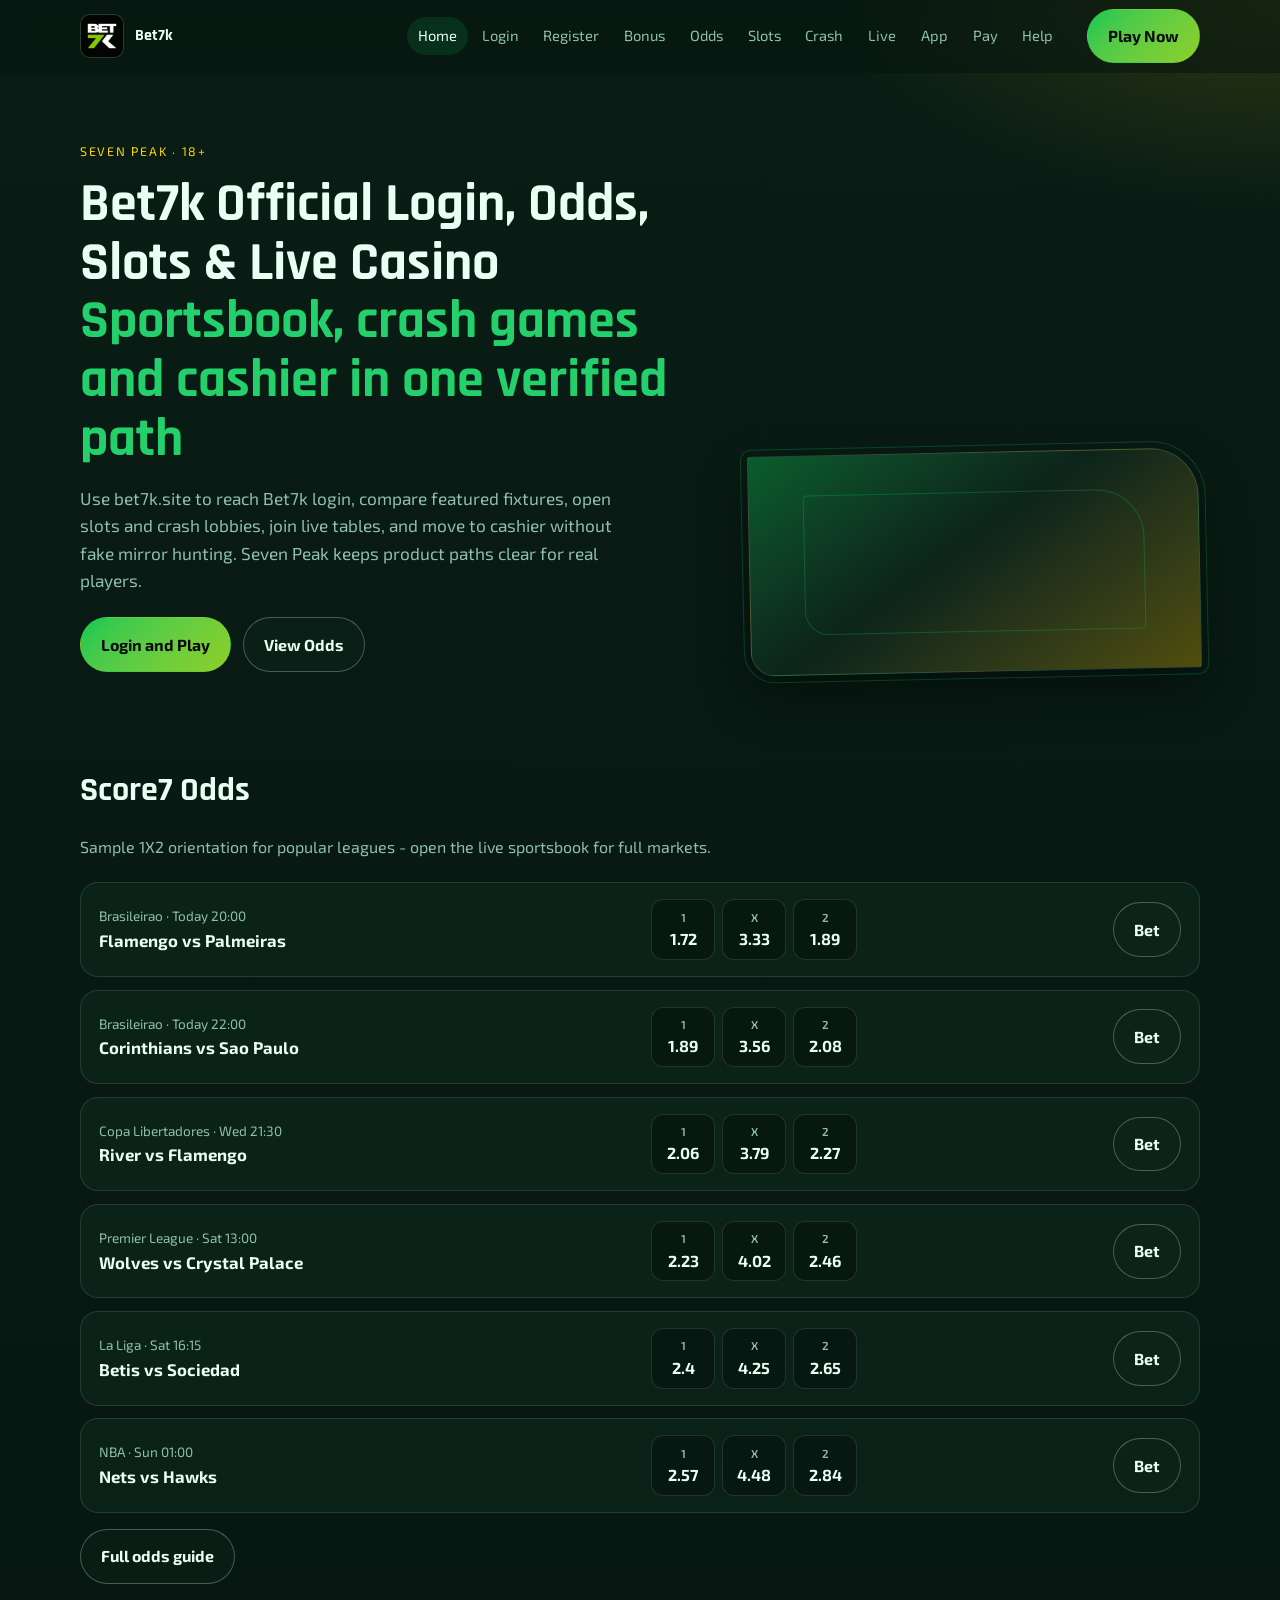
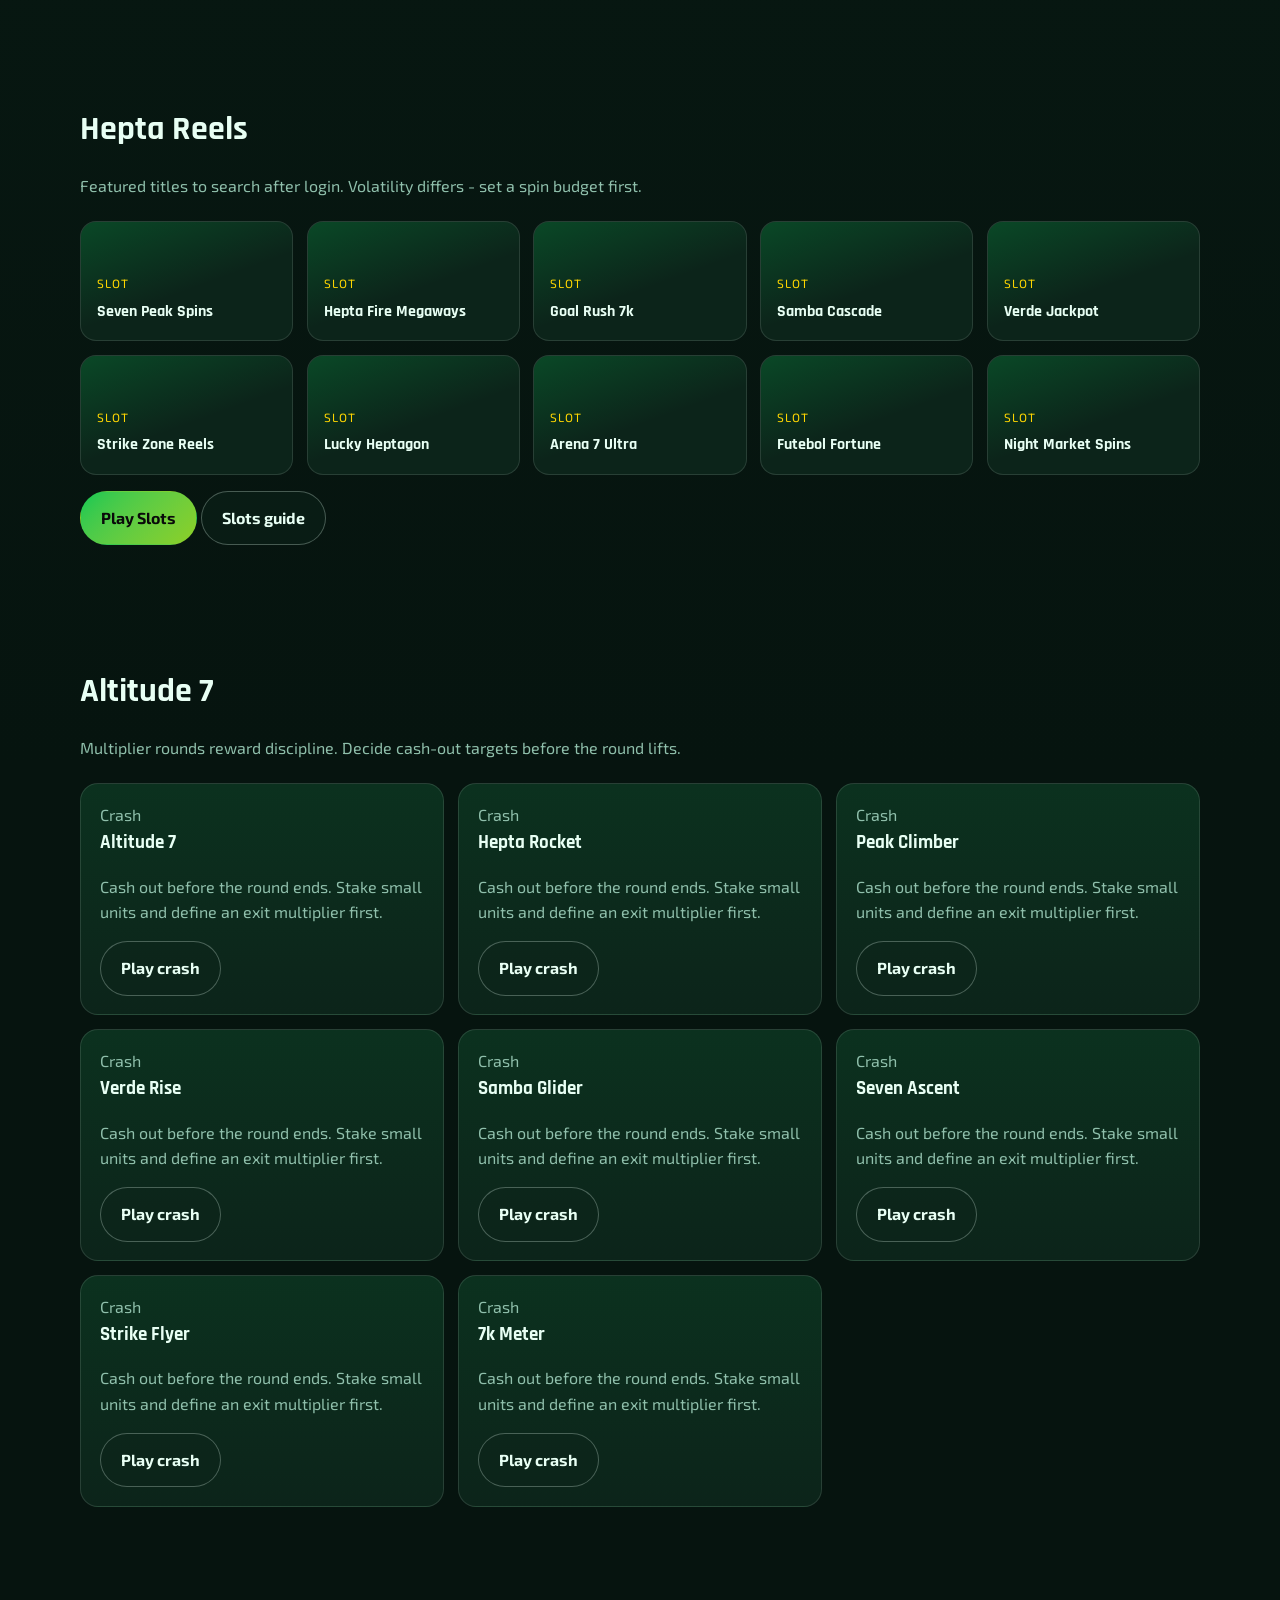
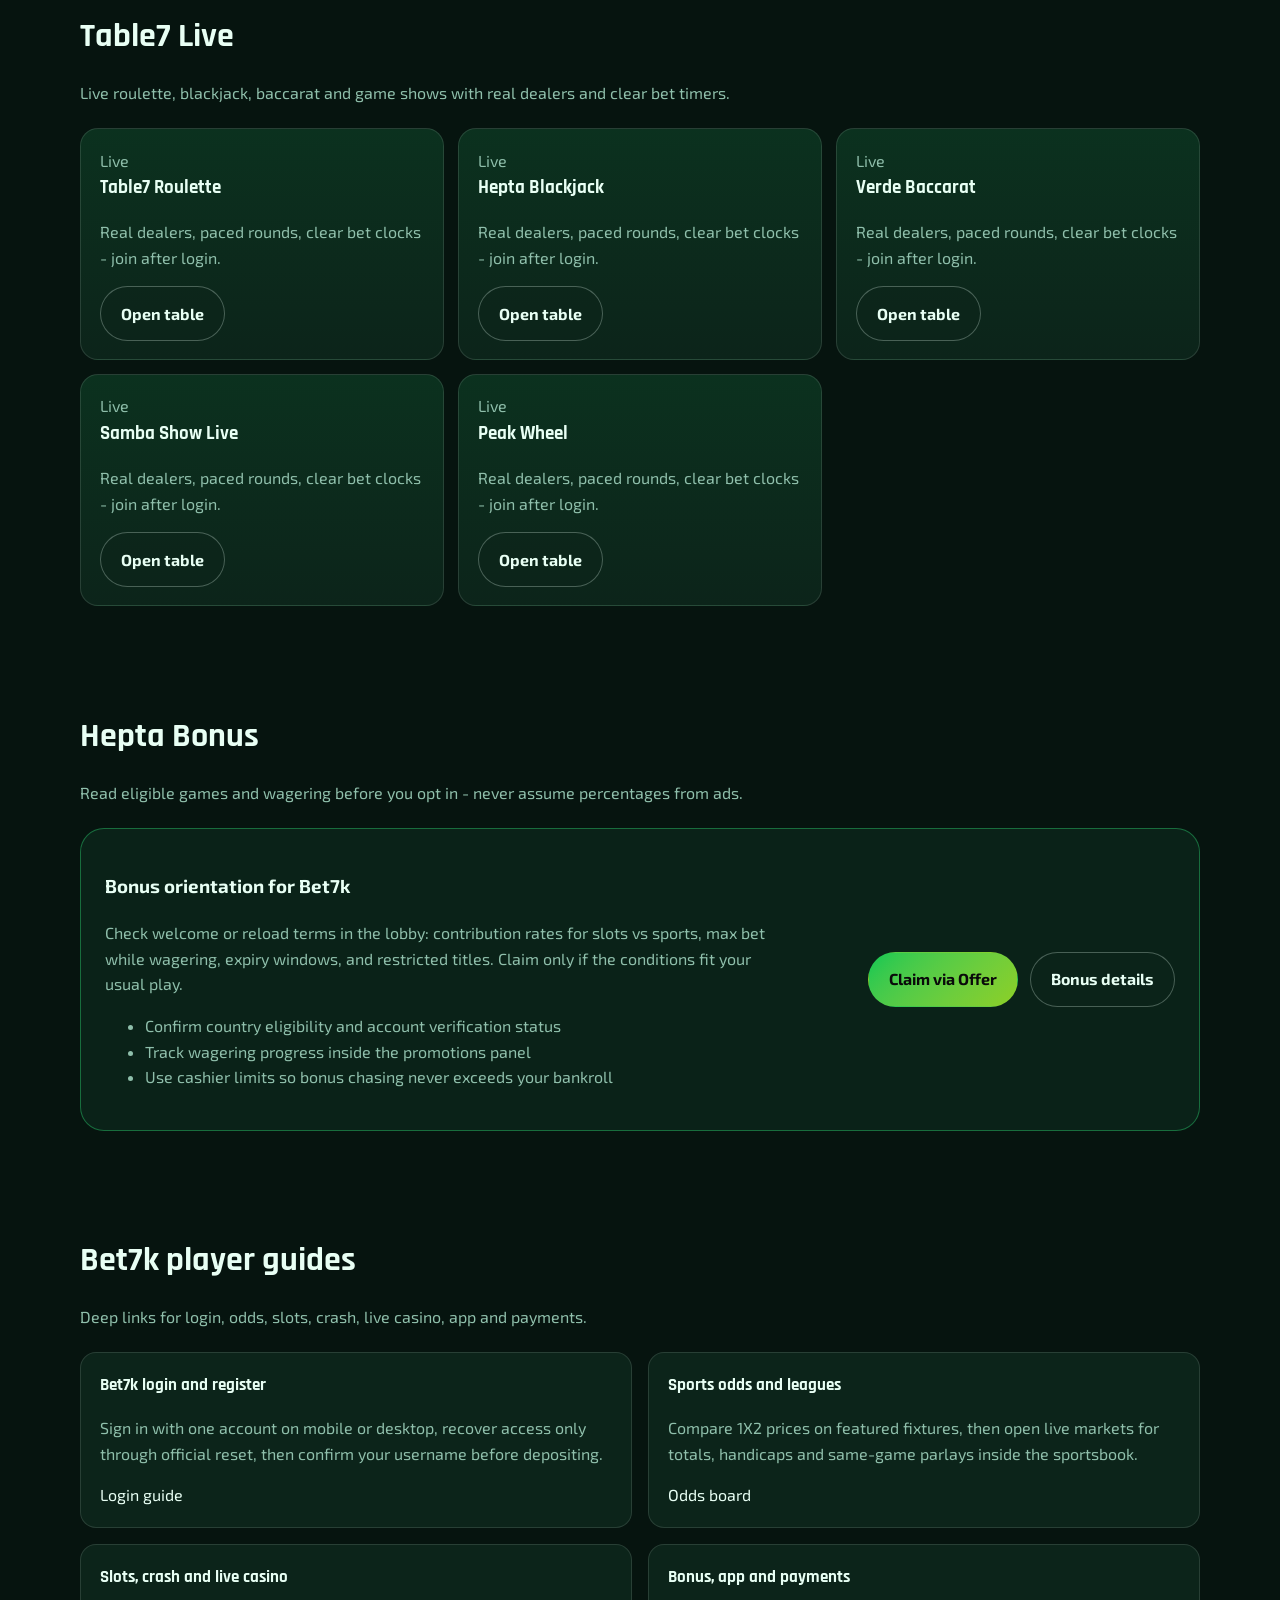
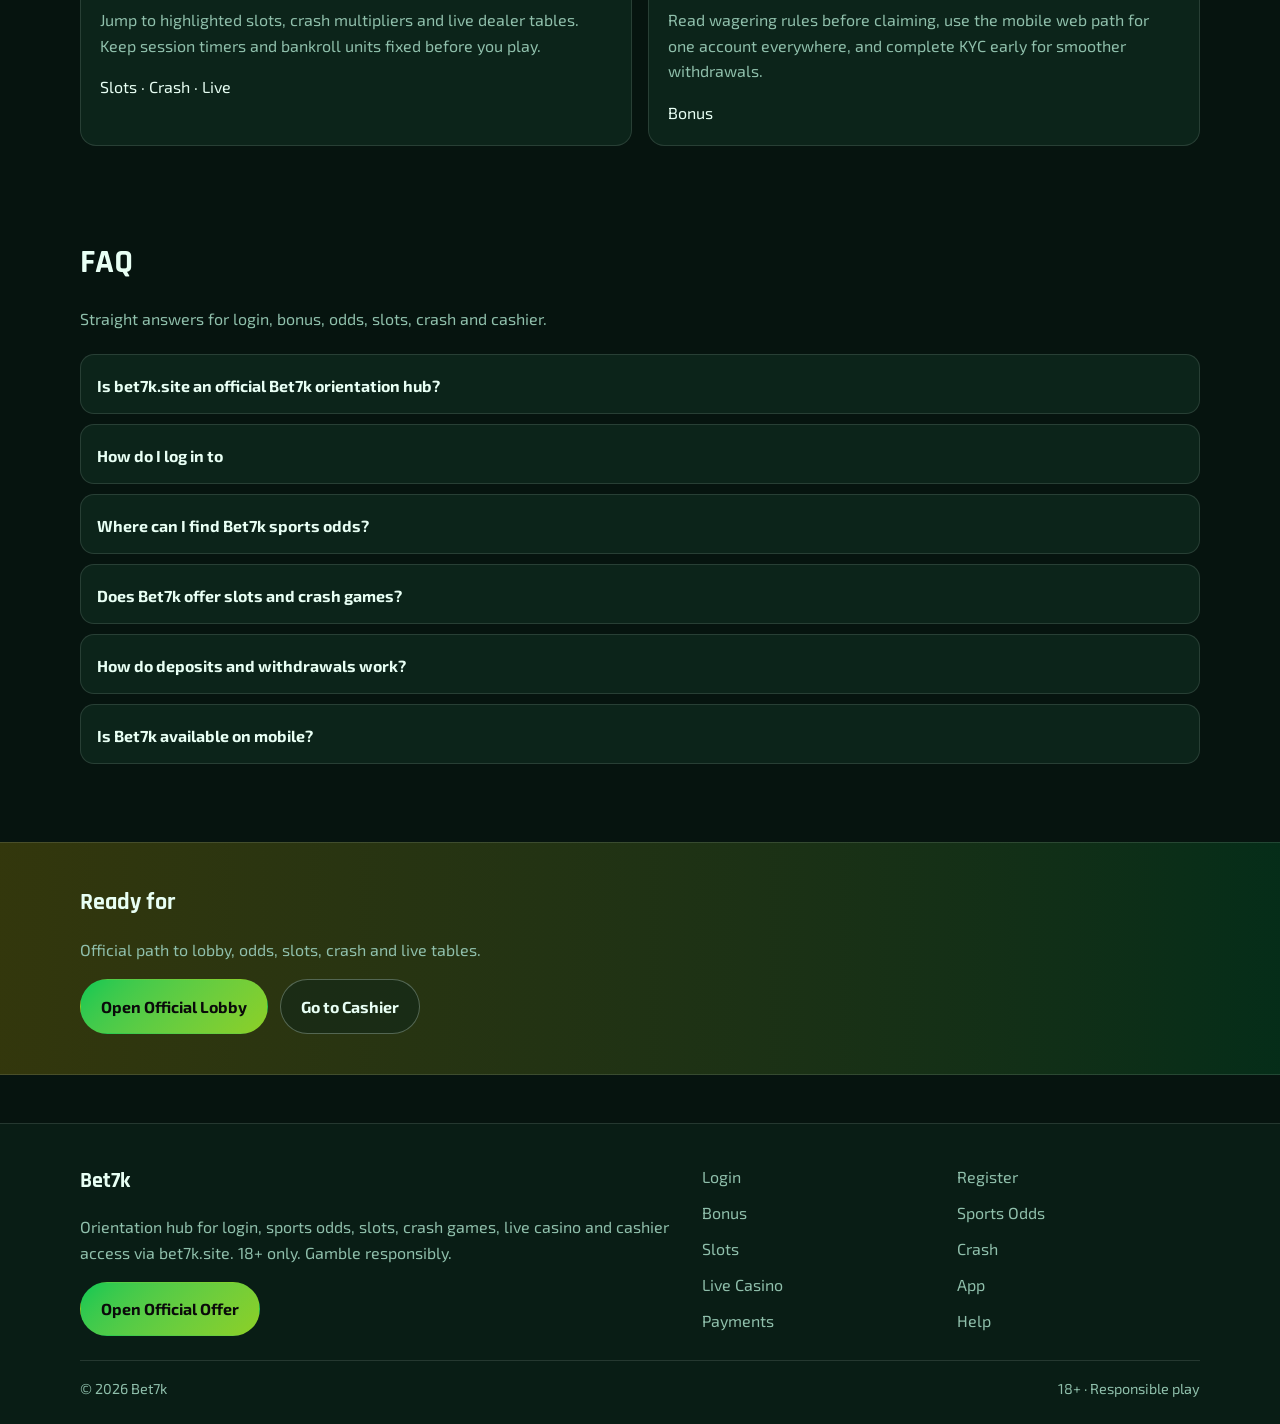
<file: index.html>
<!DOCTYPE html>
<html lang="en">
<head>
<meta charset="utf-8">
<meta name="viewport" content="width=device-width, initial-scale=1">
<title>Bet7k Official Login, Sports Odds, Slots &amp; Live Casino | bet7k.site</title>
<meta name="description" content="Bet7k on bet7k.site: fast login, sports odds, slots, crash games, live casino, bonus orientation and cashier access. Play via the official offer. 18+.">
<meta name="robots" content="index,follow,max-image-preview:large">
<link rel="canonical" href="https://bet7k.site/">
<meta property="og:type" content="website">
<meta property="og:site_name" content="Bet7k">
<meta property="og:title" content="Bet7k Official Login, Sports Odds, Slots &amp; Live Casino | bet7k.site">
<meta property="og:description" content="Bet7k on bet7k.site: fast login, sports odds, slots, crash games, live casino, bonus orientation and cashier access. Play via the official offer. 18+.">
<meta property="og:url" content="https://bet7k.site/">
<meta property="og:image" content="https://bet7k.site/assets/brand/logo.png">
<meta name="twitter:card" content="summary_large_image">
<meta name="twitter:title" content="Bet7k Official Login, Sports Odds, Slots &amp; Live Casino | bet7k.site">
<meta name="twitter:description" content="Bet7k on bet7k.site: fast login, sports odds, slots, crash games, live casino, bonus orientation and cashier access. Play via the official offer. 18+.">
<meta name="twitter:image" content="https://bet7k.site/assets/brand/logo.png">
<link rel="icon" href="/favicon.png" type="image/png">
<link rel="apple-touch-icon" href="/assets/brand/logo.png">
<link rel="manifest" href="/site.webmanifest">
<link rel="preconnect" href="https://fonts.googleapis.com">
<link rel="preconnect" href="https://fonts.gstatic.com" crossorigin>
<link href="https://fonts.googleapis.com/css2?family=Rajdhani:wght@600;700&family=Exo+2:wght@400;600;700&display=swap" rel="stylesheet">
<link rel="stylesheet" href="/css/styles.css">
<script type="application/ld+json">{"@context":"https://schema.org","@type":"FAQPage","url":"https://bet7k.site/","mainEntity":[{"@type":"Question","name":"Is bet7k.site an official Bet7k orientation hub?","acceptedAnswer":{"@type":"Answer","text":"Yes. bet7k.site helps you reach Bet7k login, sports odds, slots, crash games, live casino and cashier via the verified offer link. Always confirm you land on the live platform after tapping Play."}},{"@type":"Question","name":"How do I log in to ","acceptedAnswer":{"@type":"Answer","text":"Open the official offer from bet7k.site, enter your registered email or username and password, complete any security check, then confirm your account name appears in the lobby header."}},{"@type":"Question","name":"Where can I find Bet7k sports odds?","acceptedAnswer":{"@type":"Answer","text":"Use the sports / odds section on this hub, then continue to the live Bet7k sportsbook for 1X2, handicaps, totals and in-play markets across major leagues."}},{"@type":"Question","name":"Does Bet7k offer slots and crash games?","acceptedAnswer":{"@type":"Answer","text":"Yes. Popular slots and crash titles are highlighted here so you can jump straight into the lobby catalog after login. Set a session budget before spinning."}},{"@type":"Question","name":"How do deposits and withdrawals work?","acceptedAnswer":{"@type":"Answer","text":"Fund via the cashier after login, complete KYC early if prompted, and use the same verified methods for withdrawals. Keep billing details consistent with your profile."}},{"@type":"Question","name":"Is Bet7k available on mobile?","acceptedAnswer":{"@type":"Answer","text":"One account works on phone and desktop browsers. Prefer a stable connection, avoid shared devices, and log out after cash sessions on borrowed phones."}}]}</script>
</head>
<body class="layout-2 home">
<header class="site-header" id="siteHeader">
<div class="wrap header-inner">
<a class="brand" href="/" aria-label="Bet7k home"><img src="/assets/brand/logo.png" alt="Bet7k logo" width="44" height="44"><span>Bet7k</span></a>
<button class="nav-toggle" id="navToggle" aria-expanded="false" aria-controls="siteNav" type="button">Menu</button>
<nav class="site-nav" id="siteNav"><a class="nav-link is-active" href="/">Home</a><a class="nav-link" href="/seven-login.html">Login</a><a class="nav-link" href="/peak-join.html">Register</a><a class="nav-link" href="/hepta-bonus.html">Bonus</a><a class="nav-link" href="/score7-odds.html">Odds</a><a class="nav-link" href="/hepta-reels.html">Slots</a><a class="nav-link" href="/altitude7.html">Crash</a><a class="nav-link" href="/table7-live.html">Live</a><a class="nav-link" href="/kick7-app.html">App</a><a class="nav-link" href="/caixa-pay.html">Pay</a><a class="nav-link" href="/suporte-help.html">Help</a></nav>
<a class="btn btn-accent header-cta" href="https://martell891.online/PNzg92DS?sub_id_1=bet7k.site" rel="nofollow sponsored noopener" target="_blank">Play Now</a>
</div>
</header>
<section class="hero"><div class="wrap"><div class="hero-grid">
<div class="hero-copy">
<div class="eyebrow">Seven Peak · 18+</div>
<h1>Bet7k Official Login, Odds, Slots &amp; Live Casino<span>Sportsbook, crash games and cashier in one verified path</span></h1>
<p class="lead">Use bet7k.site to reach Bet7k login, compare featured fixtures, open slots and crash lobbies, join live tables, and move to cashier without fake mirror hunting. Seven Peak keeps product paths clear for real players.</p>
<div class="cta-row">
<a class="btn btn-accent" href="https://martell891.online/PNzg92DS?sub_id_1=bet7k.site" rel="nofollow sponsored noopener" target="_blank">Login and Play</a>
<a class="btn btn-ghost" href="/score7-odds.html">View Odds</a>
</div></div>
<div class="hero-visual" role="img" aria-label="Bet7k arena visual"></div>
</div></div></section>
<section class="section" id="odds"><div class="wrap">
<div class="section-head"><h2>Score7 Odds</h2><p class="mute">Sample 1X2 orientation for popular leagues - open the live sportsbook for full markets.</p></div>
<div class="odds-board"><article class="odds-row">
<div><div class="odds-meta">Brasileirao · Today 20:00</div>
<div class="odds-match">Flamengo vs Palmeiras</div></div>
<div class="odds-prices"><div class="price"><small>1</small>1.72</div><div class="price"><small>X</small>3.33</div><div class="price"><small>2</small>1.89</div></div>
<a class="btn btn-ghost" href="https://martell891.online/PNzg92DS?sub_id_1=bet7k.site" rel="nofollow sponsored noopener" target="_blank">Bet</a>
</article>
<article class="odds-row">
<div><div class="odds-meta">Brasileirao · Today 22:00</div>
<div class="odds-match">Corinthians vs Sao Paulo</div></div>
<div class="odds-prices"><div class="price"><small>1</small>1.89</div><div class="price"><small>X</small>3.56</div><div class="price"><small>2</small>2.08</div></div>
<a class="btn btn-ghost" href="https://martell891.online/PNzg92DS?sub_id_1=bet7k.site" rel="nofollow sponsored noopener" target="_blank">Bet</a>
</article>
<article class="odds-row">
<div><div class="odds-meta">Copa Libertadores · Wed 21:30</div>
<div class="odds-match">River vs Flamengo</div></div>
<div class="odds-prices"><div class="price"><small>1</small>2.06</div><div class="price"><small>X</small>3.79</div><div class="price"><small>2</small>2.27</div></div>
<a class="btn btn-ghost" href="https://martell891.online/PNzg92DS?sub_id_1=bet7k.site" rel="nofollow sponsored noopener" target="_blank">Bet</a>
</article>
<article class="odds-row">
<div><div class="odds-meta">Premier League · Sat 13:00</div>
<div class="odds-match">Wolves vs Crystal Palace</div></div>
<div class="odds-prices"><div class="price"><small>1</small>2.23</div><div class="price"><small>X</small>4.02</div><div class="price"><small>2</small>2.46</div></div>
<a class="btn btn-ghost" href="https://martell891.online/PNzg92DS?sub_id_1=bet7k.site" rel="nofollow sponsored noopener" target="_blank">Bet</a>
</article>
<article class="odds-row">
<div><div class="odds-meta">La Liga · Sat 16:15</div>
<div class="odds-match">Betis vs Sociedad</div></div>
<div class="odds-prices"><div class="price"><small>1</small>2.4</div><div class="price"><small>X</small>4.25</div><div class="price"><small>2</small>2.65</div></div>
<a class="btn btn-ghost" href="https://martell891.online/PNzg92DS?sub_id_1=bet7k.site" rel="nofollow sponsored noopener" target="_blank">Bet</a>
</article>
<article class="odds-row">
<div><div class="odds-meta">NBA · Sun 01:00</div>
<div class="odds-match">Nets vs Hawks</div></div>
<div class="odds-prices"><div class="price"><small>1</small>2.57</div><div class="price"><small>X</small>4.48</div><div class="price"><small>2</small>2.84</div></div>
<a class="btn btn-ghost" href="https://martell891.online/PNzg92DS?sub_id_1=bet7k.site" rel="nofollow sponsored noopener" target="_blank">Bet</a>
</article></div>
<p style="margin-top:1rem"><a class="btn btn-ghost" href="/score7-odds.html">Full odds guide</a></p>
</div></section>
<section class="section" id="slots"><div class="wrap">
<div class="section-head"><h2>Hepta Reels</h2><p class="mute">Featured titles to search after login. Volatility differs - set a spin budget first.</p></div>
<div class="card-grid"><article class="game-card"><div class="tag">Slot</div><h3>Seven Peak Spins</h3></article><article class="game-card"><div class="tag">Slot</div><h3>Hepta Fire Megaways</h3></article><article class="game-card"><div class="tag">Slot</div><h3>Goal Rush 7k</h3></article><article class="game-card"><div class="tag">Slot</div><h3>Samba Cascade</h3></article><article class="game-card"><div class="tag">Slot</div><h3>Verde Jackpot</h3></article><article class="game-card"><div class="tag">Slot</div><h3>Strike Zone Reels</h3></article><article class="game-card"><div class="tag">Slot</div><h3>Lucky Heptagon</h3></article><article class="game-card"><div class="tag">Slot</div><h3>Arena 7 Ultra</h3></article><article class="game-card"><div class="tag">Slot</div><h3>Futebol Fortune</h3></article><article class="game-card"><div class="tag">Slot</div><h3>Night Market Spins</h3></article></div>
<p style="margin-top:1rem"><a class="btn btn-accent" href="https://martell891.online/PNzg92DS?sub_id_1=bet7k.site" rel="nofollow sponsored noopener" target="_blank">Play Slots</a>
<a class="btn btn-ghost" href="/hepta-reels.html">Slots guide</a></p>
</div></section>
<section class="section" id="crash"><div class="wrap">
<div class="section-head"><h2>Altitude 7</h2><p class="mute">Multiplier rounds reward discipline. Decide cash-out targets before the round lifts.</p></div>
<div class="crash-grid"><article class="panel"><div class="tag mute">Crash</div><h3>Altitude 7</h3><p class="mute">Cash out before the round ends. Stake small units and define an exit multiplier first.</p><a class="btn btn-ghost" href="https://martell891.online/PNzg92DS?sub_id_1=bet7k.site" rel="nofollow sponsored noopener" target="_blank">Play crash</a></article><article class="panel"><div class="tag mute">Crash</div><h3>Hepta Rocket</h3><p class="mute">Cash out before the round ends. Stake small units and define an exit multiplier first.</p><a class="btn btn-ghost" href="https://martell891.online/PNzg92DS?sub_id_1=bet7k.site" rel="nofollow sponsored noopener" target="_blank">Play crash</a></article><article class="panel"><div class="tag mute">Crash</div><h3>Peak Climber</h3><p class="mute">Cash out before the round ends. Stake small units and define an exit multiplier first.</p><a class="btn btn-ghost" href="https://martell891.online/PNzg92DS?sub_id_1=bet7k.site" rel="nofollow sponsored noopener" target="_blank">Play crash</a></article><article class="panel"><div class="tag mute">Crash</div><h3>Verde Rise</h3><p class="mute">Cash out before the round ends. Stake small units and define an exit multiplier first.</p><a class="btn btn-ghost" href="https://martell891.online/PNzg92DS?sub_id_1=bet7k.site" rel="nofollow sponsored noopener" target="_blank">Play crash</a></article><article class="panel"><div class="tag mute">Crash</div><h3>Samba Glider</h3><p class="mute">Cash out before the round ends. Stake small units and define an exit multiplier first.</p><a class="btn btn-ghost" href="https://martell891.online/PNzg92DS?sub_id_1=bet7k.site" rel="nofollow sponsored noopener" target="_blank">Play crash</a></article><article class="panel"><div class="tag mute">Crash</div><h3>Seven Ascent</h3><p class="mute">Cash out before the round ends. Stake small units and define an exit multiplier first.</p><a class="btn btn-ghost" href="https://martell891.online/PNzg92DS?sub_id_1=bet7k.site" rel="nofollow sponsored noopener" target="_blank">Play crash</a></article><article class="panel"><div class="tag mute">Crash</div><h3>Strike Flyer</h3><p class="mute">Cash out before the round ends. Stake small units and define an exit multiplier first.</p><a class="btn btn-ghost" href="https://martell891.online/PNzg92DS?sub_id_1=bet7k.site" rel="nofollow sponsored noopener" target="_blank">Play crash</a></article><article class="panel"><div class="tag mute">Crash</div><h3>7k Meter</h3><p class="mute">Cash out before the round ends. Stake small units and define an exit multiplier first.</p><a class="btn btn-ghost" href="https://martell891.online/PNzg92DS?sub_id_1=bet7k.site" rel="nofollow sponsored noopener" target="_blank">Play crash</a></article></div>
</div></section>
<section class="section" id="live"><div class="wrap">
<div class="section-head"><h2>Table7 Live</h2><p class="mute">Live roulette, blackjack, baccarat and game shows with real dealers and clear bet timers.</p></div>
<div class="live-grid"><article class="panel"><div class="tag mute">Live</div><h3>Table7 Roulette</h3><p class="mute">Real dealers, paced rounds, clear bet clocks - join after login.</p><a class="btn btn-ghost" href="https://martell891.online/PNzg92DS?sub_id_1=bet7k.site" rel="nofollow sponsored noopener" target="_blank">Open table</a></article><article class="panel"><div class="tag mute">Live</div><h3>Hepta Blackjack</h3><p class="mute">Real dealers, paced rounds, clear bet clocks - join after login.</p><a class="btn btn-ghost" href="https://martell891.online/PNzg92DS?sub_id_1=bet7k.site" rel="nofollow sponsored noopener" target="_blank">Open table</a></article><article class="panel"><div class="tag mute">Live</div><h3>Verde Baccarat</h3><p class="mute">Real dealers, paced rounds, clear bet clocks - join after login.</p><a class="btn btn-ghost" href="https://martell891.online/PNzg92DS?sub_id_1=bet7k.site" rel="nofollow sponsored noopener" target="_blank">Open table</a></article><article class="panel"><div class="tag mute">Live</div><h3>Samba Show Live</h3><p class="mute">Real dealers, paced rounds, clear bet clocks - join after login.</p><a class="btn btn-ghost" href="https://martell891.online/PNzg92DS?sub_id_1=bet7k.site" rel="nofollow sponsored noopener" target="_blank">Open table</a></article><article class="panel"><div class="tag mute">Live</div><h3>Peak Wheel</h3><p class="mute">Real dealers, paced rounds, clear bet clocks - join after login.</p><a class="btn btn-ghost" href="https://martell891.online/PNzg92DS?sub_id_1=bet7k.site" rel="nofollow sponsored noopener" target="_blank">Open table</a></article></div>
</div></section>
<section class="section" id="bonus"><div class="wrap">
<div class="section-head"><h2>Hepta Bonus</h2><p class="mute">Read eligible games and wagering before you opt in - never assume percentages from ads.</p></div>
<div class="bonus-box"><div>
<h3>Bonus orientation for Bet7k</h3>
<p class="mute">Check welcome or reload terms in the lobby: contribution rates for slots vs sports, max bet while wagering, expiry windows, and restricted titles. Claim only if the conditions fit your usual play.</p>
<ul class="mute"><li>Confirm country eligibility and account verification status</li><li>Track wagering progress inside the promotions panel</li><li>Use cashier limits so bonus chasing never exceeds your bankroll</li></ul>
</div>
<div class="cta-row" style="justify-content:flex-end">
<a class="btn btn-accent" href="https://martell891.online/PNzg92DS?sub_id_1=bet7k.site" rel="nofollow sponsored noopener" target="_blank">Claim via Offer</a>
<a class="btn btn-ghost" href="/hepta-bonus.html">Bonus details</a>
</div></div></div></section>
<section class="section" id="seo"><div class="wrap">
<div class="section-head"><h2>Bet7k player guides</h2><p class="mute">Deep links for login, odds, slots, crash, live casino, app and payments.</p></div>
<div class="seo-stack"><article class="seo-card"><h3>Bet7k login and register</h3><p class="mute">Sign in with one account on mobile or desktop, recover access only through official reset, then confirm your username before depositing.</p><a href="/seven-login.html">Login guide</a></article>
<article class="seo-card"><h3>Sports odds and leagues</h3><p class="mute">Compare 1X2 prices on featured fixtures, then open live markets for totals, handicaps and same-game parlays inside the sportsbook.</p><a href="/score7-odds.html">Odds board</a></article>
<article class="seo-card"><h3>Slots, crash and live casino</h3><p class="mute">Jump to highlighted slots, crash multipliers and live dealer tables. Keep session timers and bankroll units fixed before you play.</p><a href="/hepta-reels.html">Slots</a> · <a href="/altitude7.html">Crash</a> · <a href="/table7-live.html">Live</a></article>
<article class="seo-card"><h3>Bonus, app and payments</h3><p class="mute">Read wagering rules before claiming, use the mobile web path for one account everywhere, and complete KYC early for smoother withdrawals.</p><a href="/hepta-bonus.html">Bonus</a></article></div>
</div></section>
<section class="faq wrap" id="faq"><div class="section-head"><h2>FAQ</h2><p class="mute">Straight answers for login, bonus, odds, slots, crash and cashier.</p></div><div class="faq-list"><details class="faq-item"><summary>Is bet7k.site an official Bet7k orientation hub?</summary><p>Yes. bet7k.site helps you reach Bet7k login, sports odds, slots, crash games, live casino and cashier via the verified offer link. Always confirm you land on the live platform after tapping Play.</p></details><details class="faq-item"><summary>How do I log in to </summary><p>Open the official offer from bet7k.site, enter your registered email or username and password, complete any security check, then confirm your account name appears in the lobby header.</p></details><details class="faq-item"><summary>Where can I find Bet7k sports odds?</summary><p>Use the sports / odds section on this hub, then continue to the live Bet7k sportsbook for 1X2, handicaps, totals and in-play markets across major leagues.</p></details><details class="faq-item"><summary>Does Bet7k offer slots and crash games?</summary><p>Yes. Popular slots and crash titles are highlighted here so you can jump straight into the lobby catalog after login. Set a session budget before spinning.</p></details><details class="faq-item"><summary>How do deposits and withdrawals work?</summary><p>Fund via the cashier after login, complete KYC early if prompted, and use the same verified methods for withdrawals. Keep billing details consistent with your profile.</p></details><details class="faq-item"><summary>Is Bet7k available on mobile?</summary><p>One account works on phone and desktop browsers. Prefer a stable connection, avoid shared devices, and log out after cash sessions on borrowed phones.</p></details></div></section>
<section class="cta-band"><div class="wrap cta-inner">
<h2>Ready for </h2>
<p class="mute">Official path to lobby, odds, slots, crash and live tables.</p>
<div class="cta-row">
<a class="btn btn-accent" href="https://martell891.online/PNzg92DS?sub_id_1=bet7k.site" rel="nofollow sponsored noopener" target="_blank">Open Official Lobby</a>
<a class="btn btn-ghost" href="https://martell891.online/PNzg92DS?sub_id_1=bet7k.site" rel="nofollow sponsored noopener" target="_blank">Go to Cashier</a>
</div></div></section>
<footer class="site-footer">
<div class="wrap footer-grid">
<div>
<div class="footer-brand">Bet7k</div>
<p class="mute">Orientation hub for login, sports odds, slots, crash games, live casino and cashier access via bet7k.site. 18+ only. Gamble responsibly.</p>
<a class="btn btn-accent" href="https://martell891.online/PNzg92DS?sub_id_1=bet7k.site" rel="nofollow sponsored noopener" target="_blank">Open Official Offer</a>
</div>
<div class="footer-links"><a href="/seven-login.html">Login</a><a href="/peak-join.html">Register</a><a href="/hepta-bonus.html">Bonus</a><a href="/score7-odds.html">Sports Odds</a><a href="/hepta-reels.html">Slots</a><a href="/altitude7.html">Crash</a><a href="/table7-live.html">Live Casino</a><a href="/kick7-app.html">App</a><a href="/caixa-pay.html">Payments</a><a href="/suporte-help.html">Help</a></div>
</div>
<div class="wrap footer-base"><span>&copy; 2026 Bet7k</span><span>18+ &middot; Responsible play</span></div>
</footer>
<script src="/js/main.js"></script>
</body>
</html>
</file>
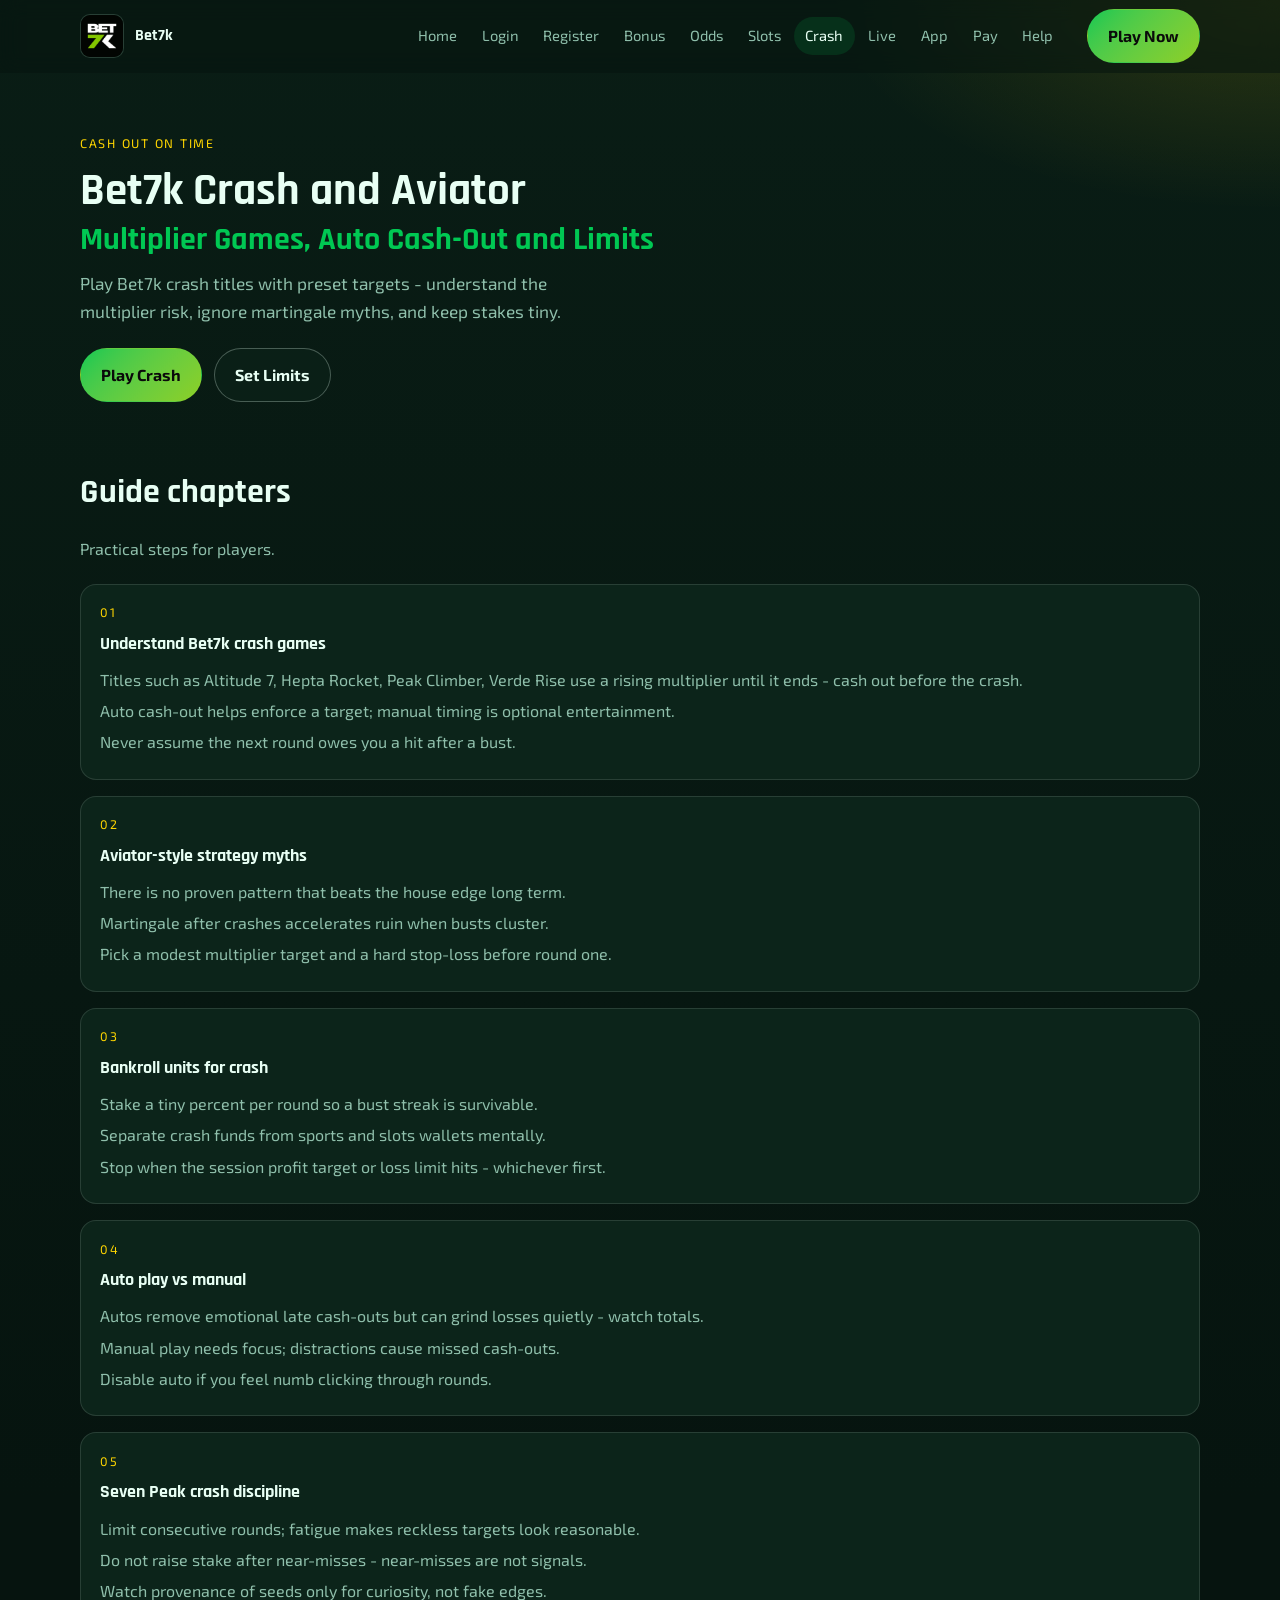
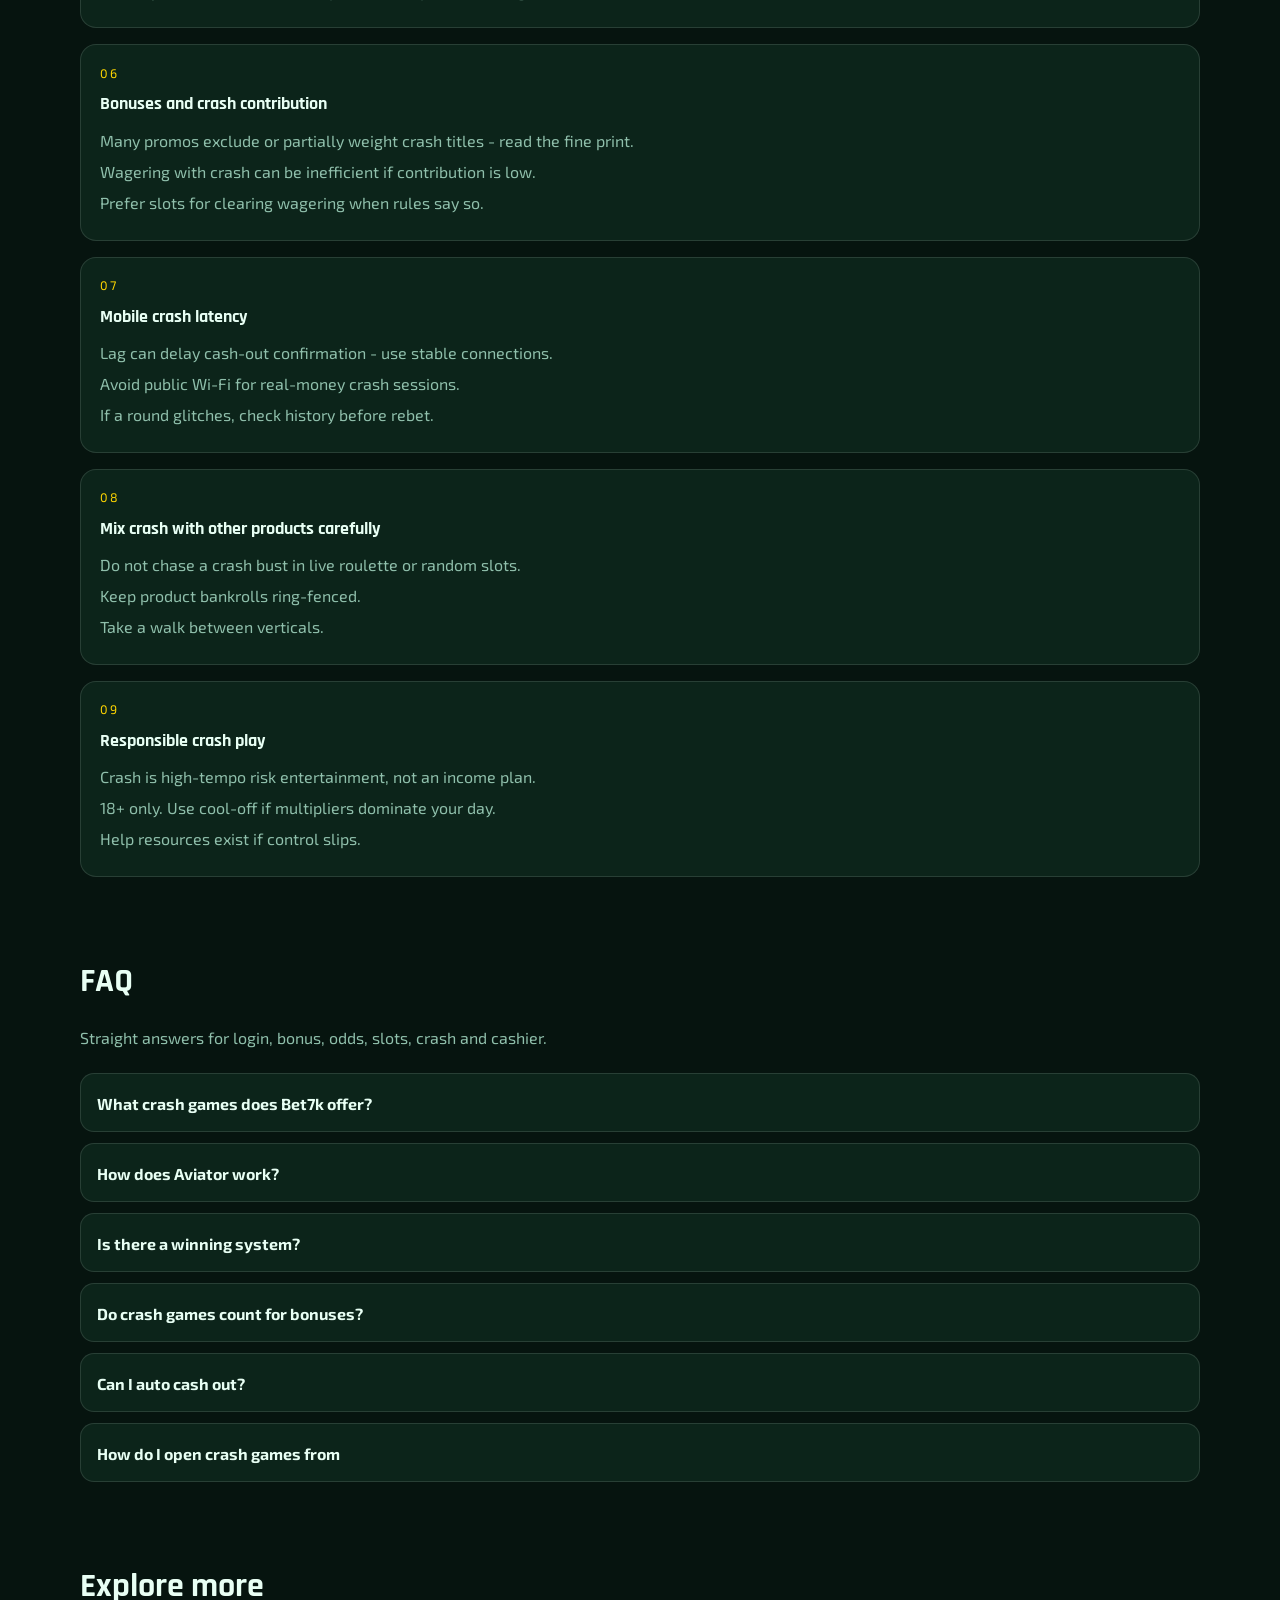
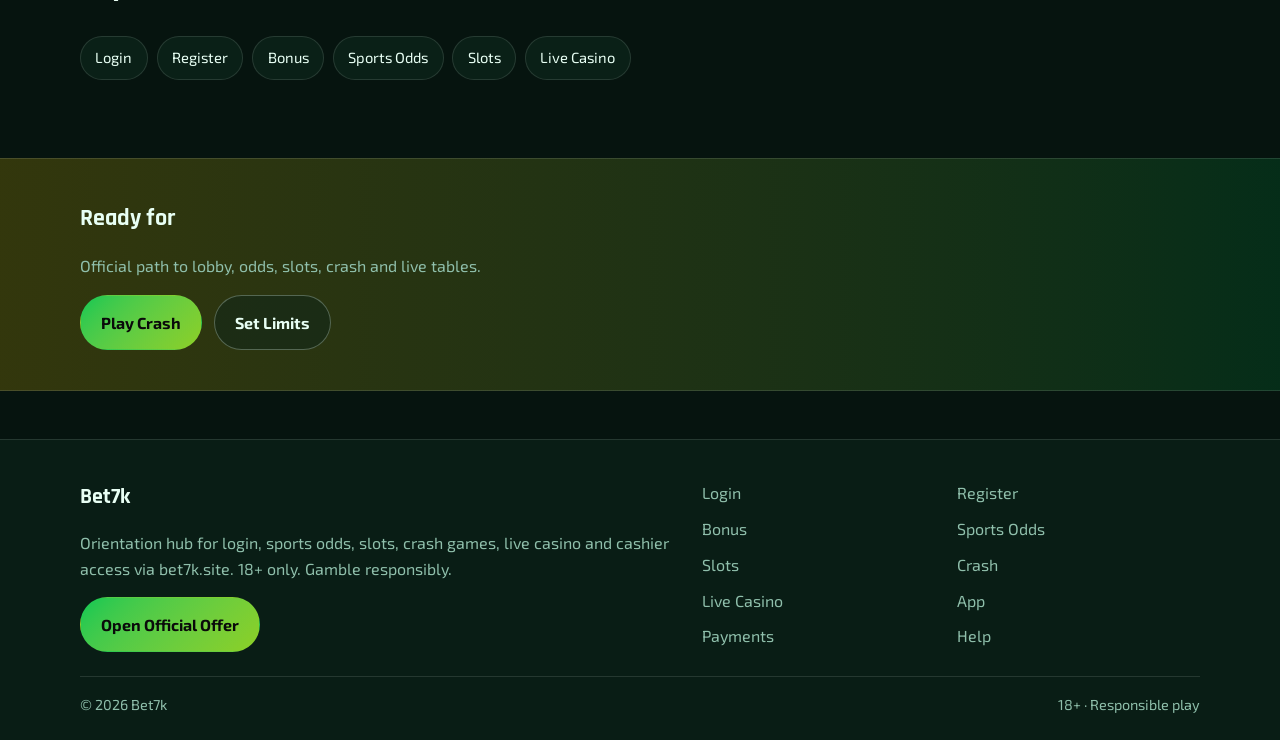
<file: altitude7.html>
<!DOCTYPE html>
<html lang="en">
<head>
<meta charset="utf-8">
<meta name="viewport" content="width=device-width, initial-scale=1">
<title>Bet7k Aviator and Crash Games | bet7k.site</title>
<meta name="description" content="Play Bet7k Aviator-style crash via bet7k.site: multiplier tips, auto cash-out, bankroll rules and bonus weighting notes. 18+.">
<meta name="robots" content="index,follow,max-image-preview:large">
<link rel="canonical" href="https://bet7k.site/altitude7.html">
<meta property="og:type" content="website">
<meta property="og:site_name" content="Bet7k">
<meta property="og:title" content="Bet7k Aviator and Crash Games | bet7k.site">
<meta property="og:description" content="Play Bet7k Aviator-style crash via bet7k.site: multiplier tips, auto cash-out, bankroll rules and bonus weighting notes. 18+.">
<meta property="og:url" content="https://bet7k.site/altitude7.html">
<meta property="og:image" content="https://bet7k.site/assets/brand/logo.png">
<meta name="twitter:card" content="summary_large_image">
<meta name="twitter:title" content="Bet7k Aviator and Crash Games | bet7k.site">
<meta name="twitter:description" content="Play Bet7k Aviator-style crash via bet7k.site: multiplier tips, auto cash-out, bankroll rules and bonus weighting notes. 18+.">
<meta name="twitter:image" content="https://bet7k.site/assets/brand/logo.png">
<link rel="icon" href="/favicon.png" type="image/png">
<link rel="apple-touch-icon" href="/assets/brand/logo.png">
<link rel="manifest" href="/site.webmanifest">
<link rel="preconnect" href="https://fonts.googleapis.com">
<link rel="preconnect" href="https://fonts.gstatic.com" crossorigin>
<link href="https://fonts.googleapis.com/css2?family=Rajdhani:wght@600;700&family=Exo+2:wght@400;600;700&display=swap" rel="stylesheet">
<link rel="stylesheet" href="/css/styles.css">
<script type="application/ld+json">{"@context":"https://schema.org","@type":"FAQPage","url":"https://bet7k.site/altitude7.html","mainEntity":[{"@type":"Question","name":"What crash games does Bet7k offer?","acceptedAnswer":{"@type":"Answer","text":"Expect Aviator-style and similar multiplier games such as Altitude 7, Hepta Rocket, Peak Climber, Verde Rise depending on lobby availability."}},{"@type":"Question","name":"How does Aviator work?","acceptedAnswer":{"@type":"Answer","text":"You stake before or as the round runs, watch the multiplier rise, and cash out before it crashes. If it crashes first, the stake is lost."}},{"@type":"Question","name":"Is there a winning system?","acceptedAnswer":{"@type":"Answer","text":"No system removes the house edge. Use flat stakes, preset cash-out targets, and strict stop-losses."}},{"@type":"Question","name":"Do crash games count for bonuses?","acceptedAnswer":{"@type":"Answer","text":"Often partially or not at all. Confirm weighting before using bonus funds on crash."}},{"@type":"Question","name":"Can I auto cash out?","acceptedAnswer":{"@type":"Answer","text":"Most crash clients allow an auto cash-out multiplier. Set it before the round begins."}},{"@type":"Question","name":"How do I open crash games from ","acceptedAnswer":{"@type":"Answer","text":"Enter via the Bet7k offer CTA, open Crash or Instant Games, and select your title."}}]}</script>
</head>
<body class="layout-2 page">
<header class="site-header" id="siteHeader">
<div class="wrap header-inner">
<a class="brand" href="/" aria-label="Bet7k home"><img src="/assets/brand/logo.png" alt="Bet7k logo" width="44" height="44"><span>Bet7k</span></a>
<button class="nav-toggle" id="navToggle" aria-expanded="false" aria-controls="siteNav" type="button">Menu</button>
<nav class="site-nav" id="siteNav"><a class="nav-link" href="/">Home</a><a class="nav-link" href="/seven-login.html">Login</a><a class="nav-link" href="/peak-join.html">Register</a><a class="nav-link" href="/hepta-bonus.html">Bonus</a><a class="nav-link" href="/score7-odds.html">Odds</a><a class="nav-link" href="/hepta-reels.html">Slots</a><a class="nav-link is-active" href="/altitude7.html">Crash</a><a class="nav-link" href="/table7-live.html">Live</a><a class="nav-link" href="/kick7-app.html">App</a><a class="nav-link" href="/caixa-pay.html">Pay</a><a class="nav-link" href="/suporte-help.html">Help</a></nav>
<a class="btn btn-accent header-cta" href="https://martell891.online/PNzg92DS?sub_id_1=bet7k.site" rel="nofollow sponsored noopener" target="_blank">Play Now</a>
</div>
</header>
<section class="page-hero"><div class="wrap">
<div class="eyebrow">Cash out on time</div>
<h1>Bet7k Crash and Aviator<em>Multiplier Games, Auto Cash-Out and Limits</em></h1>
<p class="lead">Play Bet7k crash titles with preset targets - understand the multiplier risk, ignore martingale myths, and keep stakes tiny.</p>
<div class="cta-row">
<a class="btn btn-accent" href="https://martell891.online/PNzg92DS?sub_id_1=bet7k.site" rel="nofollow sponsored noopener" target="_blank">Play Crash</a>
<a class="btn btn-ghost" href="https://martell891.online/PNzg92DS?sub_id_1=bet7k.site" rel="nofollow sponsored noopener" target="_blank">Set Limits</a>
</div>

</div></section>
<section class="chapters wrap"><div class="section-head"><h2>Guide chapters</h2><p class="mute">Practical steps for players.</p></div><div class="chapter-grid"><article class="chapter"><div class="chapter-n">01</div><h3>Understand Bet7k crash games</h3><p>Titles such as Altitude 7, Hepta Rocket, Peak Climber, Verde Rise use a rising multiplier until it ends - cash out before the crash.</p><p>Auto cash-out helps enforce a target; manual timing is optional entertainment.</p><p>Never assume the next round owes you a hit after a bust.</p></article><article class="chapter"><div class="chapter-n">02</div><h3>Aviator-style strategy myths</h3><p>There is no proven pattern that beats the house edge long term.</p><p>Martingale after crashes accelerates ruin when busts cluster.</p><p>Pick a modest multiplier target and a hard stop-loss before round one.</p></article><article class="chapter"><div class="chapter-n">03</div><h3>Bankroll units for crash</h3><p>Stake a tiny percent per round so a bust streak is survivable.</p><p>Separate crash funds from sports and slots wallets mentally.</p><p>Stop when the session profit target or loss limit hits - whichever first.</p></article><article class="chapter"><div class="chapter-n">04</div><h3>Auto play vs manual</h3><p>Autos remove emotional late cash-outs but can grind losses quietly - watch totals.</p><p>Manual play needs focus; distractions cause missed cash-outs.</p><p>Disable auto if you feel numb clicking through rounds.</p></article><article class="chapter"><div class="chapter-n">05</div><h3>Seven Peak crash discipline</h3><p>Limit consecutive rounds; fatigue makes reckless targets look reasonable.</p><p>Do not raise stake after near-misses - near-misses are not signals.</p><p>Watch provenance of seeds only for curiosity, not fake edges.</p></article><article class="chapter"><div class="chapter-n">06</div><h3>Bonuses and crash contribution</h3><p>Many promos exclude or partially weight crash titles - read the fine print.</p><p>Wagering with crash can be inefficient if contribution is low.</p><p>Prefer slots for clearing wagering when rules say so.</p></article><article class="chapter"><div class="chapter-n">07</div><h3>Mobile crash latency</h3><p>Lag can delay cash-out confirmation - use stable connections.</p><p>Avoid public Wi-Fi for real-money crash sessions.</p><p>If a round glitches, check history before rebet.</p></article><article class="chapter"><div class="chapter-n">08</div><h3>Mix crash with other products carefully</h3><p>Do not chase a crash bust in live roulette or random slots.</p><p>Keep product bankrolls ring-fenced.</p><p>Take a walk between verticals.</p></article><article class="chapter"><div class="chapter-n">09</div><h3>Responsible crash play</h3><p>Crash is high-tempo risk entertainment, not an income plan.</p><p>18+ only. Use cool-off if multipliers dominate your day.</p><p>Help resources exist if control slips.</p></article></div></section>
<section class="faq wrap" id="faq"><div class="section-head"><h2>FAQ</h2><p class="mute">Straight answers for login, bonus, odds, slots, crash and cashier.</p></div><div class="faq-list"><details class="faq-item"><summary>What crash games does Bet7k offer?</summary><p>Expect Aviator-style and similar multiplier games such as Altitude 7, Hepta Rocket, Peak Climber, Verde Rise depending on lobby availability.</p></details><details class="faq-item"><summary>How does Aviator work?</summary><p>You stake before or as the round runs, watch the multiplier rise, and cash out before it crashes. If it crashes first, the stake is lost.</p></details><details class="faq-item"><summary>Is there a winning system?</summary><p>No system removes the house edge. Use flat stakes, preset cash-out targets, and strict stop-losses.</p></details><details class="faq-item"><summary>Do crash games count for bonuses?</summary><p>Often partially or not at all. Confirm weighting before using bonus funds on crash.</p></details><details class="faq-item"><summary>Can I auto cash out?</summary><p>Most crash clients allow an auto cash-out multiplier. Set it before the round begins.</p></details><details class="faq-item"><summary>How do I open crash games from </summary><p>Enter via the Bet7k offer CTA, open Crash or Instant Games, and select your title.</p></details></div></section>
<section class="related wrap"><div class="section-head"><h2>Explore more</h2></div><div class="chip-row"><a class="chip" href="/seven-login.html">Login</a><a class="chip" href="/peak-join.html">Register</a><a class="chip" href="/hepta-bonus.html">Bonus</a><a class="chip" href="/score7-odds.html">Sports Odds</a><a class="chip" href="/hepta-reels.html">Slots</a><a class="chip" href="/table7-live.html">Live Casino</a></div></section>
<section class="cta-band"><div class="wrap cta-inner">
<h2>Ready for </h2>
<p class="mute">Official path to lobby, odds, slots, crash and live tables.</p>
<div class="cta-row">
<a class="btn btn-accent" href="https://martell891.online/PNzg92DS?sub_id_1=bet7k.site" rel="nofollow sponsored noopener" target="_blank">Play Crash</a>
<a class="btn btn-ghost" href="https://martell891.online/PNzg92DS?sub_id_1=bet7k.site" rel="nofollow sponsored noopener" target="_blank">Set Limits</a>
</div></div></section>
<footer class="site-footer">
<div class="wrap footer-grid">
<div>
<div class="footer-brand">Bet7k</div>
<p class="mute">Orientation hub for login, sports odds, slots, crash games, live casino and cashier access via bet7k.site. 18+ only. Gamble responsibly.</p>
<a class="btn btn-accent" href="https://martell891.online/PNzg92DS?sub_id_1=bet7k.site" rel="nofollow sponsored noopener" target="_blank">Open Official Offer</a>
</div>
<div class="footer-links"><a href="/seven-login.html">Login</a><a href="/peak-join.html">Register</a><a href="/hepta-bonus.html">Bonus</a><a href="/score7-odds.html">Sports Odds</a><a href="/hepta-reels.html">Slots</a><a href="/altitude7.html">Crash</a><a href="/table7-live.html">Live Casino</a><a href="/kick7-app.html">App</a><a href="/caixa-pay.html">Payments</a><a href="/suporte-help.html">Help</a></div>
</div>
<div class="wrap footer-base"><span>&copy; 2026 Bet7k</span><span>18+ &middot; Responsible play</span></div>
</footer>
<script src="/js/main.js"></script>
</body>
</html>
</file>
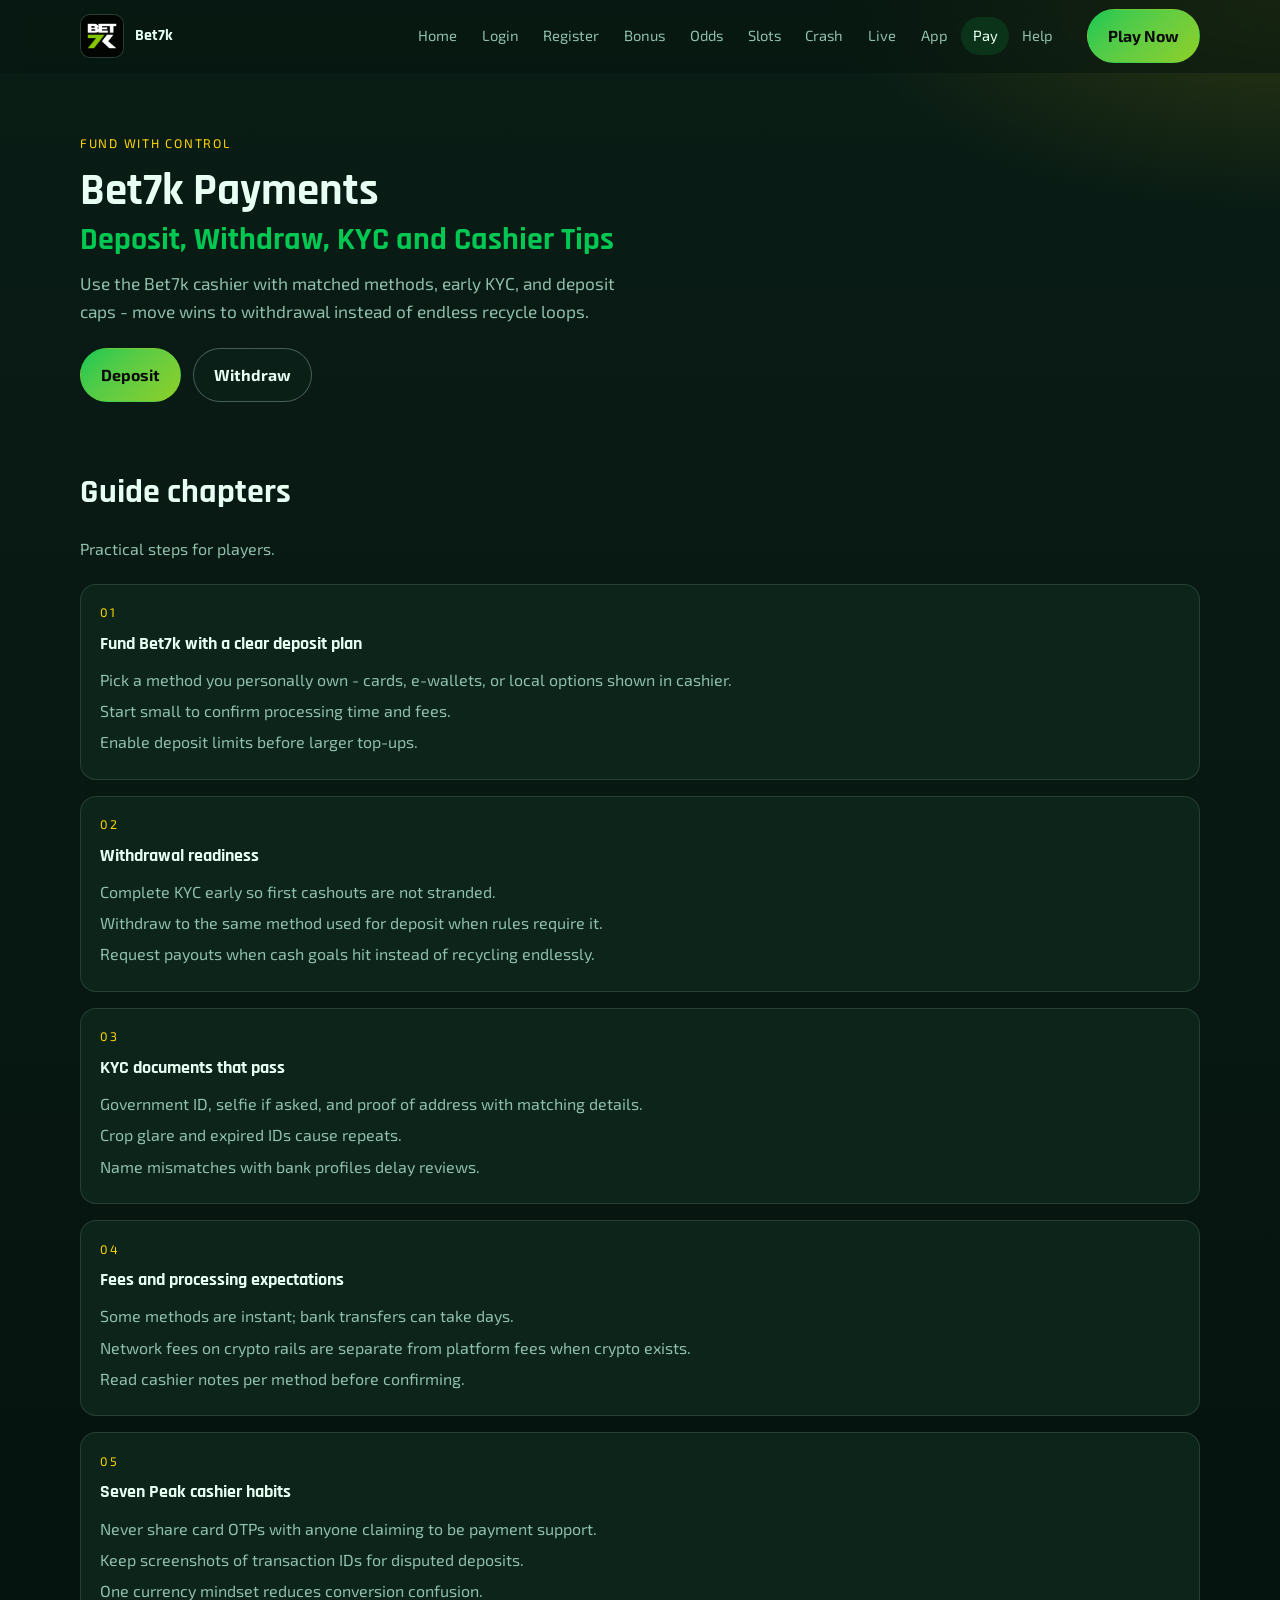
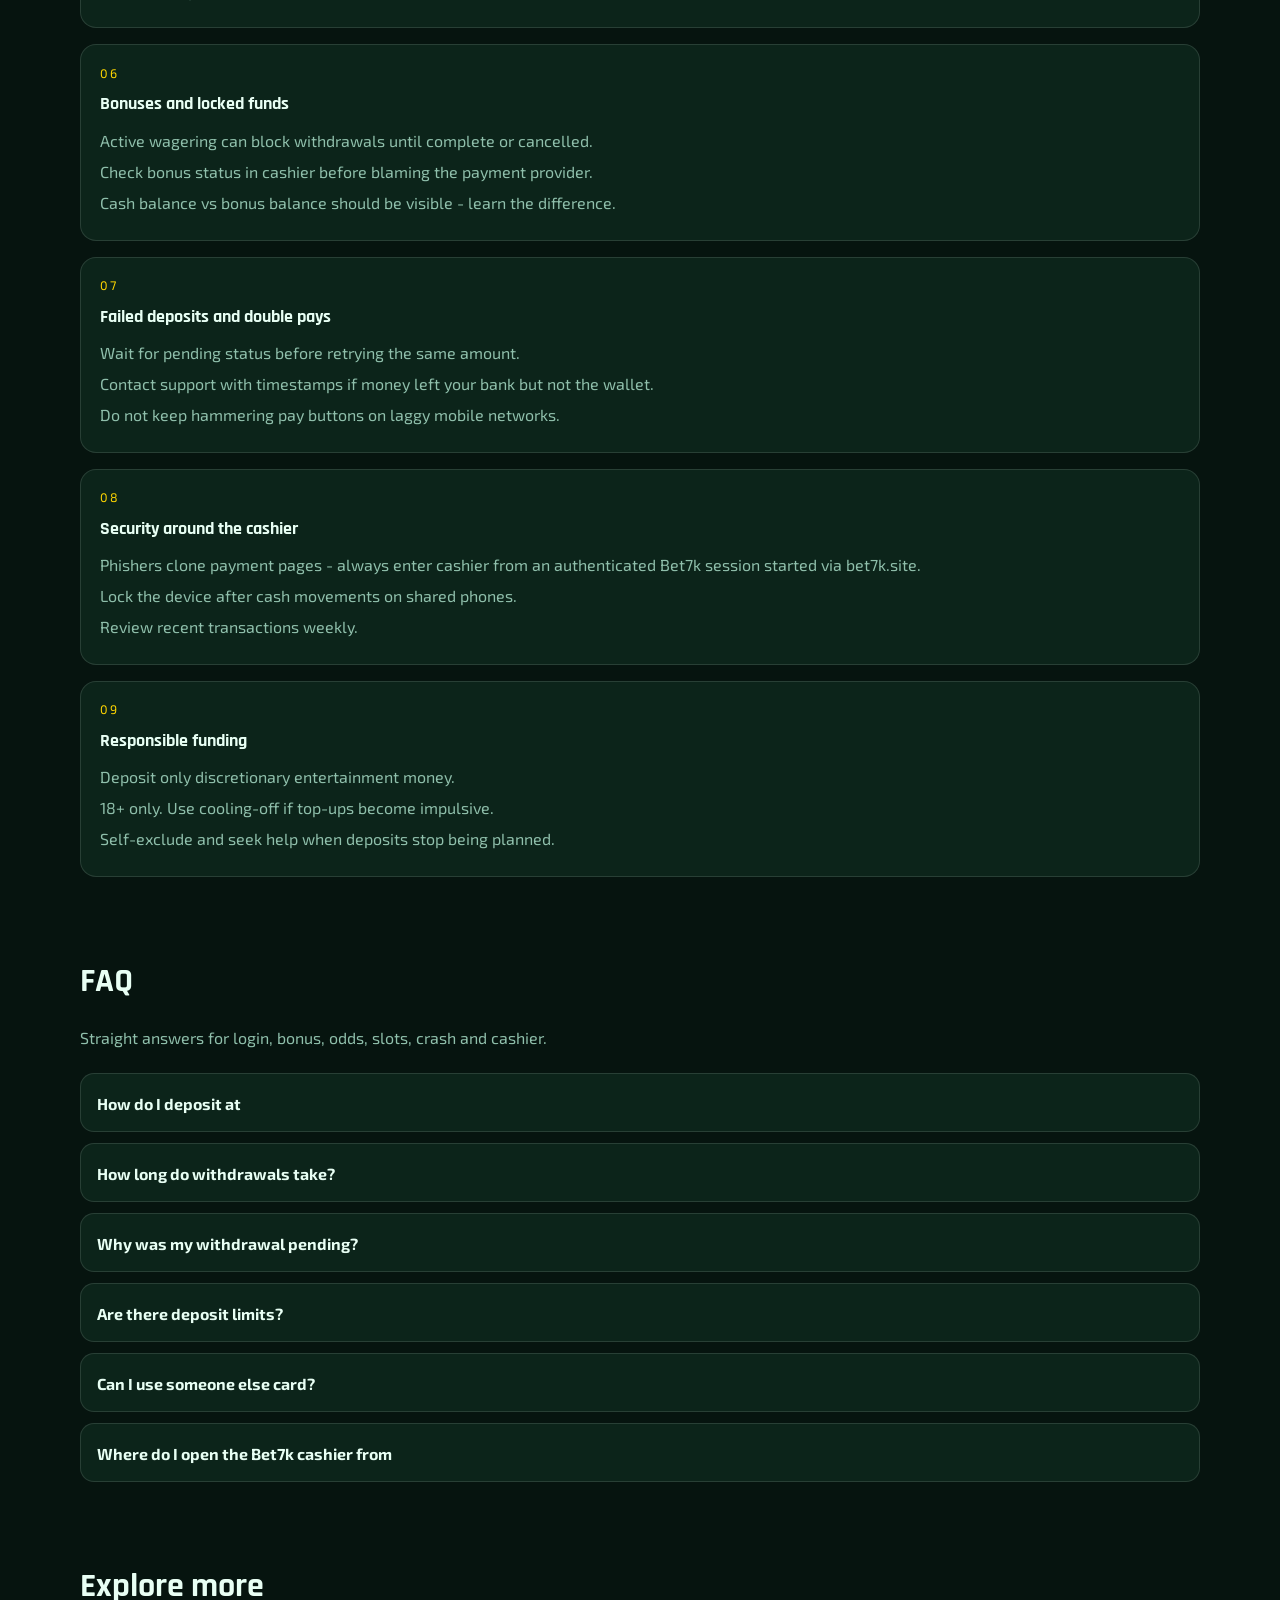
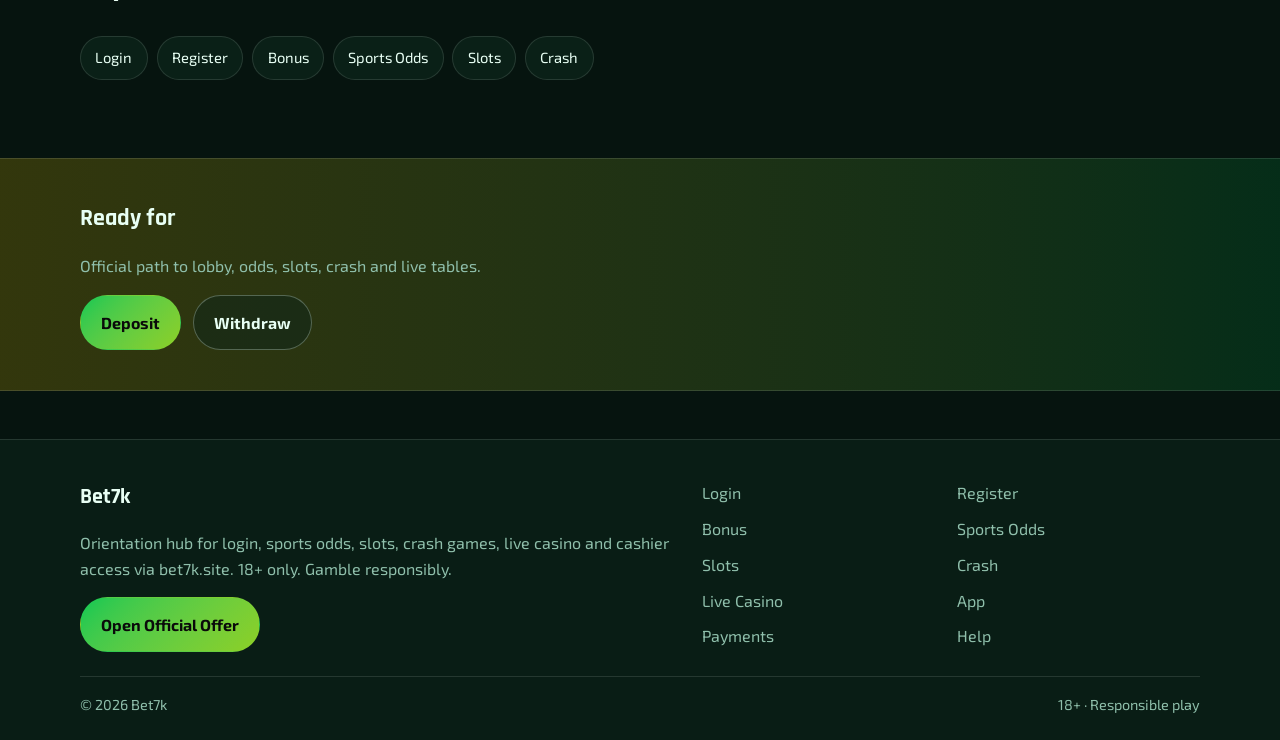
<file: caixa-pay.html>
<!DOCTYPE html>
<html lang="en">
<head>
<meta charset="utf-8">
<meta name="viewport" content="width=device-width, initial-scale=1">
<title>Bet7k Deposit and Withdrawal Cashier | bet7k.site</title>
<meta name="description" content="Manage Bet7k payments via bet7k.site: deposits, withdrawals, KYC timing, method tips and responsible limits. 18+ gambling.">
<meta name="robots" content="index,follow,max-image-preview:large">
<link rel="canonical" href="https://bet7k.site/caixa-pay.html">
<meta property="og:type" content="website">
<meta property="og:site_name" content="Bet7k">
<meta property="og:title" content="Bet7k Deposit and Withdrawal Cashier | bet7k.site">
<meta property="og:description" content="Manage Bet7k payments via bet7k.site: deposits, withdrawals, KYC timing, method tips and responsible limits. 18+ gambling.">
<meta property="og:url" content="https://bet7k.site/caixa-pay.html">
<meta property="og:image" content="https://bet7k.site/assets/brand/logo.png">
<meta name="twitter:card" content="summary_large_image">
<meta name="twitter:title" content="Bet7k Deposit and Withdrawal Cashier | bet7k.site">
<meta name="twitter:description" content="Manage Bet7k payments via bet7k.site: deposits, withdrawals, KYC timing, method tips and responsible limits. 18+ gambling.">
<meta name="twitter:image" content="https://bet7k.site/assets/brand/logo.png">
<link rel="icon" href="/favicon.png" type="image/png">
<link rel="apple-touch-icon" href="/assets/brand/logo.png">
<link rel="manifest" href="/site.webmanifest">
<link rel="preconnect" href="https://fonts.googleapis.com">
<link rel="preconnect" href="https://fonts.gstatic.com" crossorigin>
<link href="https://fonts.googleapis.com/css2?family=Rajdhani:wght@600;700&family=Exo+2:wght@400;600;700&display=swap" rel="stylesheet">
<link rel="stylesheet" href="/css/styles.css">
<script type="application/ld+json">{"@context":"https://schema.org","@type":"FAQPage","url":"https://bet7k.site/caixa-pay.html","mainEntity":[{"@type":"Question","name":"How do I deposit at ","acceptedAnswer":{"@type":"Answer","text":"Sign in, open Cashier, choose an available method, enter an amount within limits, and confirm. Start with a small test payment."}},{"@type":"Question","name":"How long do withdrawals take?","acceptedAnswer":{"@type":"Answer","text":"E-wallets can be faster; cards and banks may take longer. KYC must be complete. Check cashier estimates for your method."}},{"@type":"Question","name":"Why was my withdrawal pending?","acceptedAnswer":{"@type":"Answer","text":"Pending KYC, open bonuses, or method matching rules are common causes. Finish verification and clear or cancel bonus locks."}},{"@type":"Question","name":"Are there deposit limits?","acceptedAnswer":{"@type":"Answer","text":"Yes - method limits plus any personal responsible-gaming caps you set. You can usually lower limits immediately."}},{"@type":"Question","name":"Can I use someone else card?","acceptedAnswer":{"@type":"Answer","text":"No. Third-party payments violate terms and risk closed accounts and seized funds."}},{"@type":"Question","name":"Where do I open the Bet7k cashier from ","acceptedAnswer":{"@type":"Answer","text":"Use the hub CTA to enter your account, then open Deposit or Cashier from the main menu."}}]}</script>
</head>
<body class="layout-2 page">
<header class="site-header" id="siteHeader">
<div class="wrap header-inner">
<a class="brand" href="/" aria-label="Bet7k home"><img src="/assets/brand/logo.png" alt="Bet7k logo" width="44" height="44"><span>Bet7k</span></a>
<button class="nav-toggle" id="navToggle" aria-expanded="false" aria-controls="siteNav" type="button">Menu</button>
<nav class="site-nav" id="siteNav"><a class="nav-link" href="/">Home</a><a class="nav-link" href="/seven-login.html">Login</a><a class="nav-link" href="/peak-join.html">Register</a><a class="nav-link" href="/hepta-bonus.html">Bonus</a><a class="nav-link" href="/score7-odds.html">Odds</a><a class="nav-link" href="/hepta-reels.html">Slots</a><a class="nav-link" href="/altitude7.html">Crash</a><a class="nav-link" href="/table7-live.html">Live</a><a class="nav-link" href="/kick7-app.html">App</a><a class="nav-link is-active" href="/caixa-pay.html">Pay</a><a class="nav-link" href="/suporte-help.html">Help</a></nav>
<a class="btn btn-accent header-cta" href="https://martell891.online/PNzg92DS?sub_id_1=bet7k.site" rel="nofollow sponsored noopener" target="_blank">Play Now</a>
</div>
</header>
<section class="page-hero"><div class="wrap">
<div class="eyebrow">Fund with control</div>
<h1>Bet7k Payments<em>Deposit, Withdraw, KYC and Cashier Tips</em></h1>
<p class="lead">Use the Bet7k cashier with matched methods, early KYC, and deposit caps - move wins to withdrawal instead of endless recycle loops.</p>
<div class="cta-row">
<a class="btn btn-accent" href="https://martell891.online/PNzg92DS?sub_id_1=bet7k.site" rel="nofollow sponsored noopener" target="_blank">Deposit</a>
<a class="btn btn-ghost" href="https://martell891.online/PNzg92DS?sub_id_1=bet7k.site" rel="nofollow sponsored noopener" target="_blank">Withdraw</a>
</div>

</div></section>
<section class="chapters wrap"><div class="section-head"><h2>Guide chapters</h2><p class="mute">Practical steps for players.</p></div><div class="chapter-grid"><article class="chapter"><div class="chapter-n">01</div><h3>Fund Bet7k with a clear deposit plan</h3><p>Pick a method you personally own - cards, e-wallets, or local options shown in cashier.</p><p>Start small to confirm processing time and fees.</p><p>Enable deposit limits before larger top-ups.</p></article><article class="chapter"><div class="chapter-n">02</div><h3>Withdrawal readiness</h3><p>Complete KYC early so first cashouts are not stranded.</p><p>Withdraw to the same method used for deposit when rules require it.</p><p>Request payouts when cash goals hit instead of recycling endlessly.</p></article><article class="chapter"><div class="chapter-n">03</div><h3>KYC documents that pass</h3><p>Government ID, selfie if asked, and proof of address with matching details.</p><p>Crop glare and expired IDs cause repeats.</p><p>Name mismatches with bank profiles delay reviews.</p></article><article class="chapter"><div class="chapter-n">04</div><h3>Fees and processing expectations</h3><p>Some methods are instant; bank transfers can take days.</p><p>Network fees on crypto rails are separate from platform fees when crypto exists.</p><p>Read cashier notes per method before confirming.</p></article><article class="chapter"><div class="chapter-n">05</div><h3>Seven Peak cashier habits</h3><p>Never share card OTPs with anyone claiming to be payment support.</p><p>Keep screenshots of transaction IDs for disputed deposits.</p><p>One currency mindset reduces conversion confusion.</p></article><article class="chapter"><div class="chapter-n">06</div><h3>Bonuses and locked funds</h3><p>Active wagering can block withdrawals until complete or cancelled.</p><p>Check bonus status in cashier before blaming the payment provider.</p><p>Cash balance vs bonus balance should be visible - learn the difference.</p></article><article class="chapter"><div class="chapter-n">07</div><h3>Failed deposits and double pays</h3><p>Wait for pending status before retrying the same amount.</p><p>Contact support with timestamps if money left your bank but not the wallet.</p><p>Do not keep hammering pay buttons on laggy mobile networks.</p></article><article class="chapter"><div class="chapter-n">08</div><h3>Security around the cashier</h3><p>Phishers clone payment pages - always enter cashier from an authenticated Bet7k session started via bet7k.site.</p><p>Lock the device after cash movements on shared phones.</p><p>Review recent transactions weekly.</p></article><article class="chapter"><div class="chapter-n">09</div><h3>Responsible funding</h3><p>Deposit only discretionary entertainment money.</p><p>18+ only. Use cooling-off if top-ups become impulsive.</p><p>Self-exclude and seek help when deposits stop being planned.</p></article></div></section>
<section class="faq wrap" id="faq"><div class="section-head"><h2>FAQ</h2><p class="mute">Straight answers for login, bonus, odds, slots, crash and cashier.</p></div><div class="faq-list"><details class="faq-item"><summary>How do I deposit at </summary><p>Sign in, open Cashier, choose an available method, enter an amount within limits, and confirm. Start with a small test payment.</p></details><details class="faq-item"><summary>How long do withdrawals take?</summary><p>E-wallets can be faster; cards and banks may take longer. KYC must be complete. Check cashier estimates for your method.</p></details><details class="faq-item"><summary>Why was my withdrawal pending?</summary><p>Pending KYC, open bonuses, or method matching rules are common causes. Finish verification and clear or cancel bonus locks.</p></details><details class="faq-item"><summary>Are there deposit limits?</summary><p>Yes - method limits plus any personal responsible-gaming caps you set. You can usually lower limits immediately.</p></details><details class="faq-item"><summary>Can I use someone else card?</summary><p>No. Third-party payments violate terms and risk closed accounts and seized funds.</p></details><details class="faq-item"><summary>Where do I open the Bet7k cashier from </summary><p>Use the hub CTA to enter your account, then open Deposit or Cashier from the main menu.</p></details></div></section>
<section class="related wrap"><div class="section-head"><h2>Explore more</h2></div><div class="chip-row"><a class="chip" href="/seven-login.html">Login</a><a class="chip" href="/peak-join.html">Register</a><a class="chip" href="/hepta-bonus.html">Bonus</a><a class="chip" href="/score7-odds.html">Sports Odds</a><a class="chip" href="/hepta-reels.html">Slots</a><a class="chip" href="/altitude7.html">Crash</a></div></section>
<section class="cta-band"><div class="wrap cta-inner">
<h2>Ready for </h2>
<p class="mute">Official path to lobby, odds, slots, crash and live tables.</p>
<div class="cta-row">
<a class="btn btn-accent" href="https://martell891.online/PNzg92DS?sub_id_1=bet7k.site" rel="nofollow sponsored noopener" target="_blank">Deposit</a>
<a class="btn btn-ghost" href="https://martell891.online/PNzg92DS?sub_id_1=bet7k.site" rel="nofollow sponsored noopener" target="_blank">Withdraw</a>
</div></div></section>
<footer class="site-footer">
<div class="wrap footer-grid">
<div>
<div class="footer-brand">Bet7k</div>
<p class="mute">Orientation hub for login, sports odds, slots, crash games, live casino and cashier access via bet7k.site. 18+ only. Gamble responsibly.</p>
<a class="btn btn-accent" href="https://martell891.online/PNzg92DS?sub_id_1=bet7k.site" rel="nofollow sponsored noopener" target="_blank">Open Official Offer</a>
</div>
<div class="footer-links"><a href="/seven-login.html">Login</a><a href="/peak-join.html">Register</a><a href="/hepta-bonus.html">Bonus</a><a href="/score7-odds.html">Sports Odds</a><a href="/hepta-reels.html">Slots</a><a href="/altitude7.html">Crash</a><a href="/table7-live.html">Live Casino</a><a href="/kick7-app.html">App</a><a href="/caixa-pay.html">Payments</a><a href="/suporte-help.html">Help</a></div>
</div>
<div class="wrap footer-base"><span>&copy; 2026 Bet7k</span><span>18+ &middot; Responsible play</span></div>
</footer>
<script src="/js/main.js"></script>
</body>
</html>
</file>
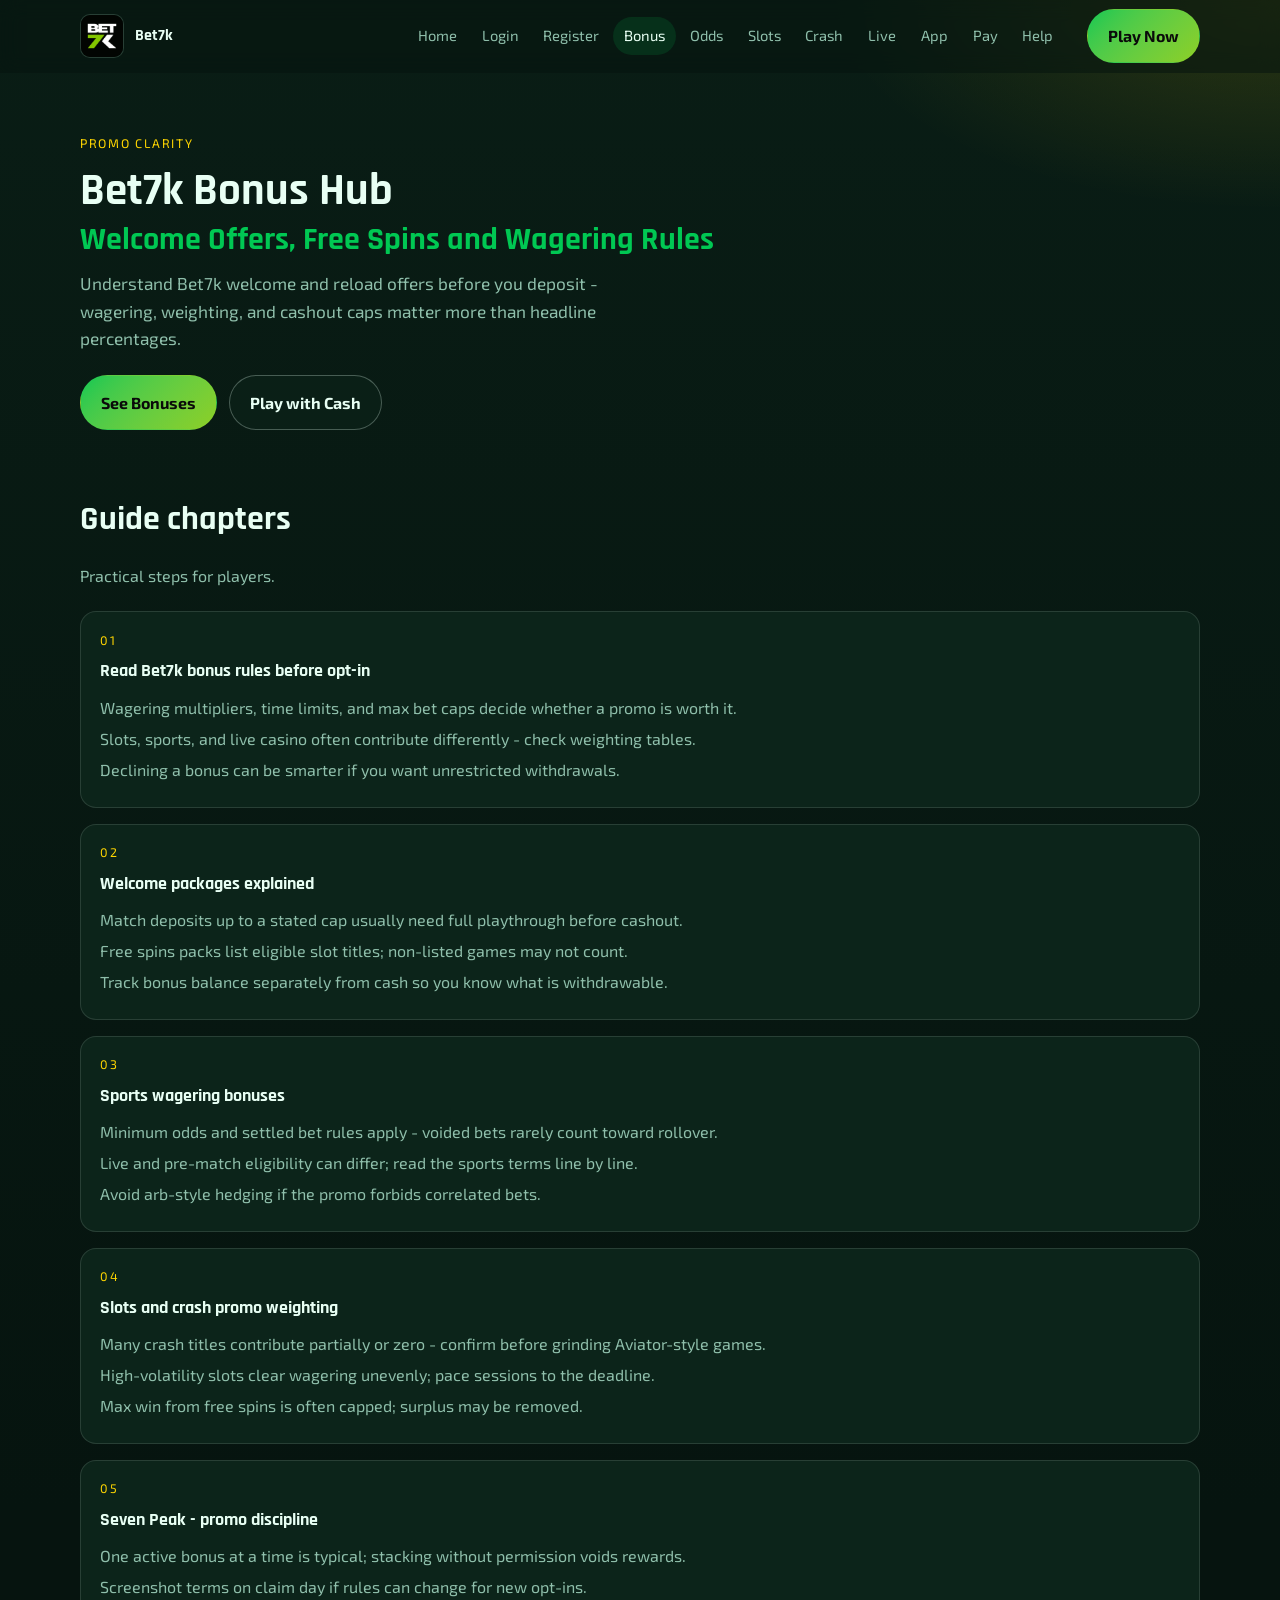
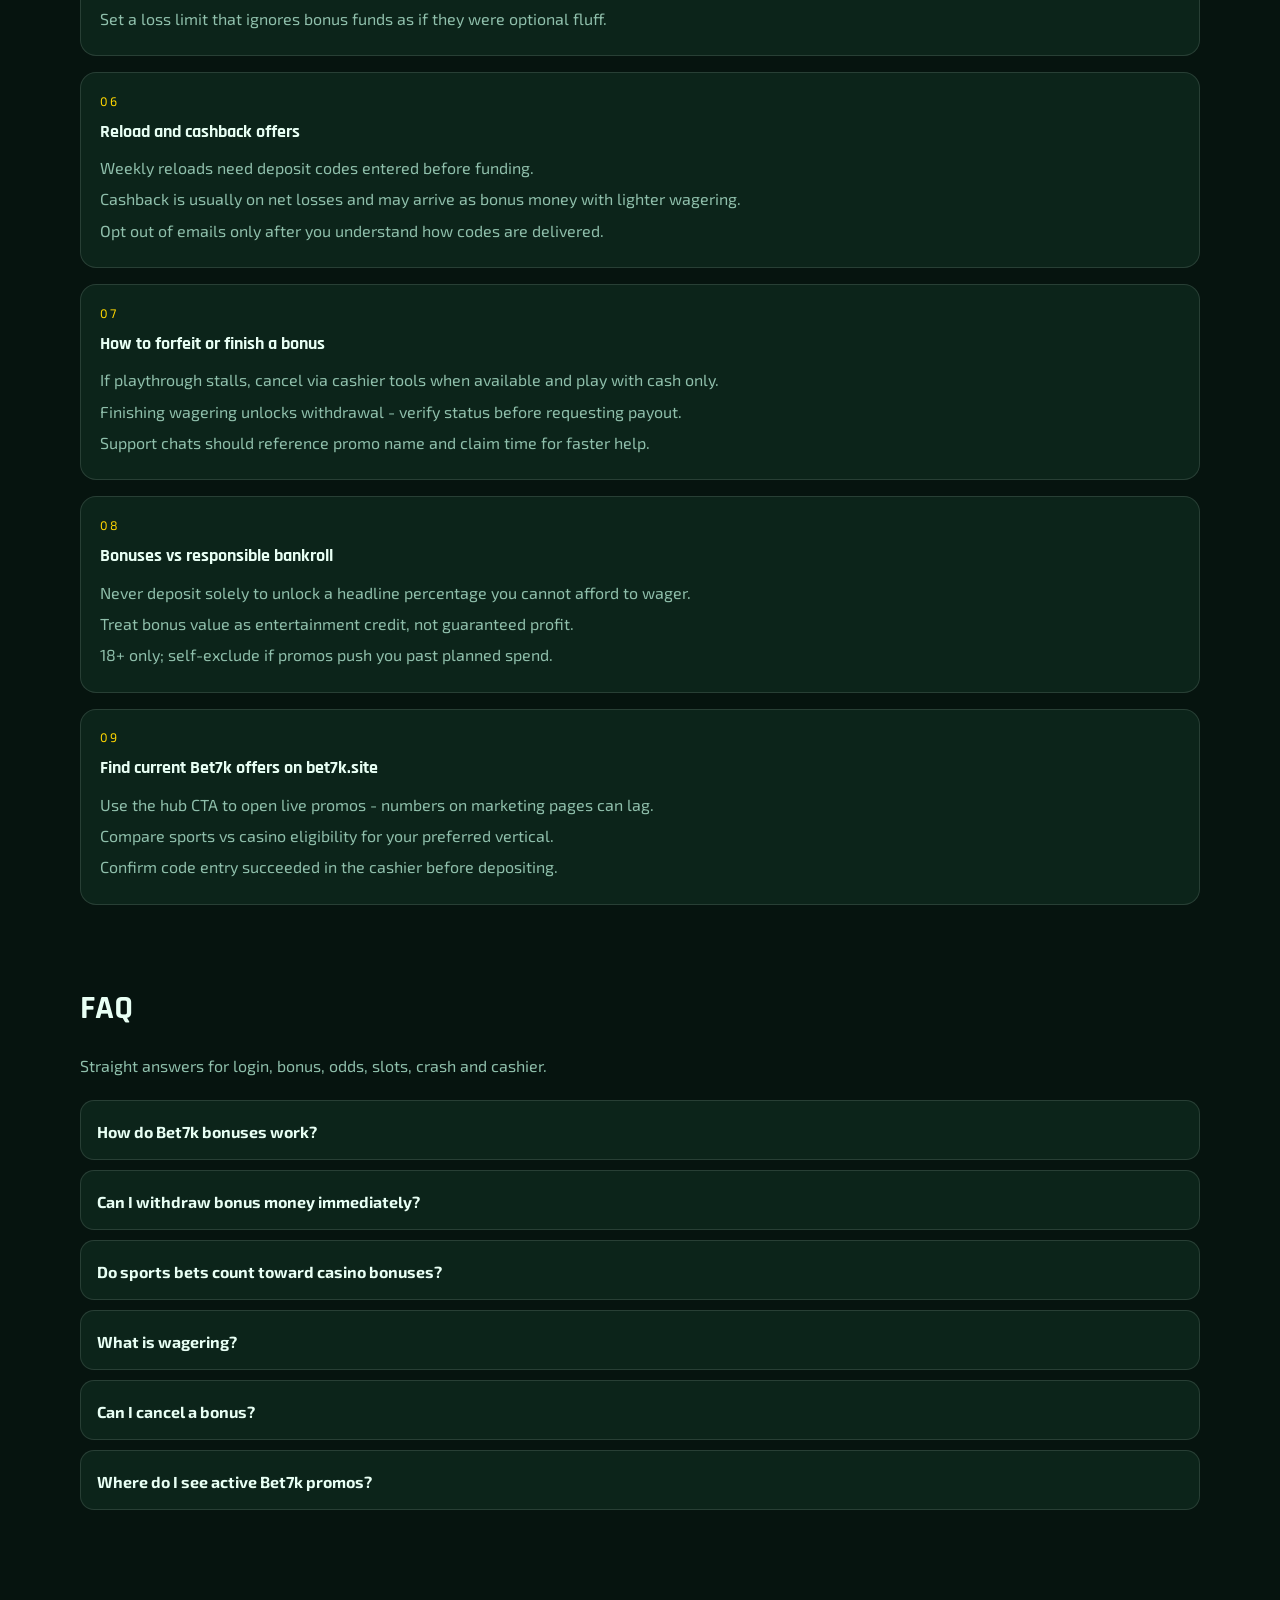
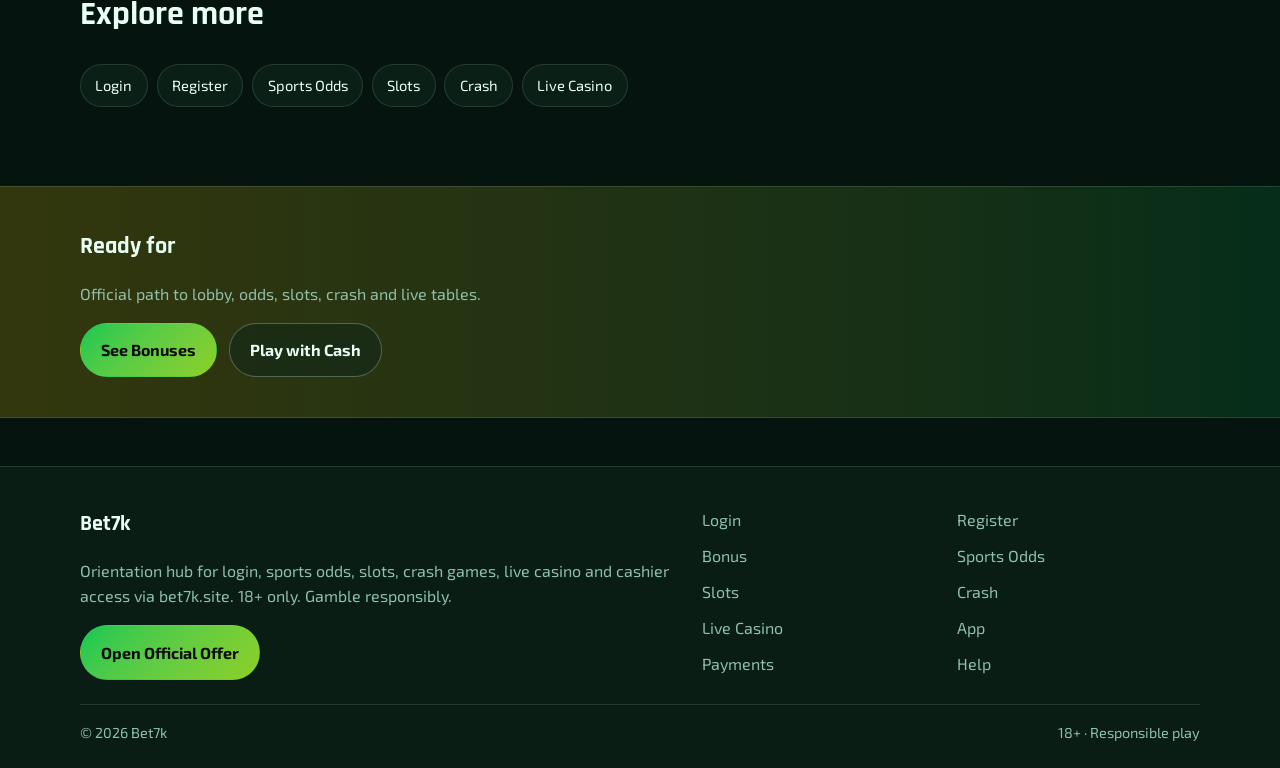
<file: hepta-bonus.html>
<!DOCTYPE html>
<html lang="en">
<head>
<meta charset="utf-8">
<meta name="viewport" content="width=device-width, initial-scale=1">
<title>Bet7k Bonus - Welcome Offers and Wagering | bet7k.site</title>
<meta name="description" content="Explore Bet7k bonuses on bet7k.site: welcome packs, free spins, sports promos, wagering tips and responsible opt-in guidance. 18+.">
<meta name="robots" content="index,follow,max-image-preview:large">
<link rel="canonical" href="https://bet7k.site/hepta-bonus.html">
<meta property="og:type" content="website">
<meta property="og:site_name" content="Bet7k">
<meta property="og:title" content="Bet7k Bonus - Welcome Offers and Wagering | bet7k.site">
<meta property="og:description" content="Explore Bet7k bonuses on bet7k.site: welcome packs, free spins, sports promos, wagering tips and responsible opt-in guidance. 18+.">
<meta property="og:url" content="https://bet7k.site/hepta-bonus.html">
<meta property="og:image" content="https://bet7k.site/assets/brand/logo.png">
<meta name="twitter:card" content="summary_large_image">
<meta name="twitter:title" content="Bet7k Bonus - Welcome Offers and Wagering | bet7k.site">
<meta name="twitter:description" content="Explore Bet7k bonuses on bet7k.site: welcome packs, free spins, sports promos, wagering tips and responsible opt-in guidance. 18+.">
<meta name="twitter:image" content="https://bet7k.site/assets/brand/logo.png">
<link rel="icon" href="/favicon.png" type="image/png">
<link rel="apple-touch-icon" href="/assets/brand/logo.png">
<link rel="manifest" href="/site.webmanifest">
<link rel="preconnect" href="https://fonts.googleapis.com">
<link rel="preconnect" href="https://fonts.gstatic.com" crossorigin>
<link href="https://fonts.googleapis.com/css2?family=Rajdhani:wght@600;700&family=Exo+2:wght@400;600;700&display=swap" rel="stylesheet">
<link rel="stylesheet" href="/css/styles.css">
<script type="application/ld+json">{"@context":"https://schema.org","@type":"FAQPage","url":"https://bet7k.site/hepta-bonus.html","mainEntity":[{"@type":"Question","name":"How do Bet7k bonuses work?","acceptedAnswer":{"@type":"Answer","text":"Most offers add bonus funds or spins that must meet wagering before withdrawal. Read multiplier, time limit, game weighting, and max bet rules first."}},{"@type":"Question","name":"Can I withdraw bonus money immediately?","acceptedAnswer":{"@type":"Answer","text":"No. Complete the stated wagering requirements. Cash deposits may also be locked until the bonus is cleared or cancelled."}},{"@type":"Question","name":"Do sports bets count toward casino bonuses?","acceptedAnswer":{"@type":"Answer","text":"Often at a reduced percentage or not at all. Check the contribution table for sports, live, slots, and crash."}},{"@type":"Question","name":"What is wagering?","acceptedAnswer":{"@type":"Answer","text":"Wagering is the multiple of bonus (and sometimes deposit) you must stake before funds become withdrawable cash."}},{"@type":"Question","name":"Can I cancel a bonus?","acceptedAnswer":{"@type":"Answer","text":"Many platforms allow cancel in cashier. Cancelling usually removes bonus funds and related winnings."}},{"@type":"Question","name":"Where do I see active Bet7k promos?","acceptedAnswer":{"@type":"Answer","text":"Open the offer from bet7k.site and check the in-account promotions page for codes and eligibility."}}]}</script>
</head>
<body class="layout-2 page">
<header class="site-header" id="siteHeader">
<div class="wrap header-inner">
<a class="brand" href="/" aria-label="Bet7k home"><img src="/assets/brand/logo.png" alt="Bet7k logo" width="44" height="44"><span>Bet7k</span></a>
<button class="nav-toggle" id="navToggle" aria-expanded="false" aria-controls="siteNav" type="button">Menu</button>
<nav class="site-nav" id="siteNav"><a class="nav-link" href="/">Home</a><a class="nav-link" href="/seven-login.html">Login</a><a class="nav-link" href="/peak-join.html">Register</a><a class="nav-link is-active" href="/hepta-bonus.html">Bonus</a><a class="nav-link" href="/score7-odds.html">Odds</a><a class="nav-link" href="/hepta-reels.html">Slots</a><a class="nav-link" href="/altitude7.html">Crash</a><a class="nav-link" href="/table7-live.html">Live</a><a class="nav-link" href="/kick7-app.html">App</a><a class="nav-link" href="/caixa-pay.html">Pay</a><a class="nav-link" href="/suporte-help.html">Help</a></nav>
<a class="btn btn-accent header-cta" href="https://martell891.online/PNzg92DS?sub_id_1=bet7k.site" rel="nofollow sponsored noopener" target="_blank">Play Now</a>
</div>
</header>
<section class="page-hero"><div class="wrap">
<div class="eyebrow">Promo clarity</div>
<h1>Bet7k Bonus Hub<em>Welcome Offers, Free Spins and Wagering Rules</em></h1>
<p class="lead">Understand Bet7k welcome and reload offers before you deposit - wagering, weighting, and cashout caps matter more than headline percentages.</p>
<div class="cta-row">
<a class="btn btn-accent" href="https://martell891.online/PNzg92DS?sub_id_1=bet7k.site" rel="nofollow sponsored noopener" target="_blank">See Bonuses</a>
<a class="btn btn-ghost" href="https://martell891.online/PNzg92DS?sub_id_1=bet7k.site" rel="nofollow sponsored noopener" target="_blank">Play with Cash</a>
</div>

</div></section>
<section class="chapters wrap"><div class="section-head"><h2>Guide chapters</h2><p class="mute">Practical steps for players.</p></div><div class="chapter-grid"><article class="chapter"><div class="chapter-n">01</div><h3>Read Bet7k bonus rules before opt-in</h3><p>Wagering multipliers, time limits, and max bet caps decide whether a promo is worth it.</p><p>Slots, sports, and live casino often contribute differently - check weighting tables.</p><p>Declining a bonus can be smarter if you want unrestricted withdrawals.</p></article><article class="chapter"><div class="chapter-n">02</div><h3>Welcome packages explained</h3><p>Match deposits up to a stated cap usually need full playthrough before cashout.</p><p>Free spins packs list eligible slot titles; non-listed games may not count.</p><p>Track bonus balance separately from cash so you know what is withdrawable.</p></article><article class="chapter"><div class="chapter-n">03</div><h3>Sports wagering bonuses</h3><p>Minimum odds and settled bet rules apply - voided bets rarely count toward rollover.</p><p>Live and pre-match eligibility can differ; read the sports terms line by line.</p><p>Avoid arb-style hedging if the promo forbids correlated bets.</p></article><article class="chapter"><div class="chapter-n">04</div><h3>Slots and crash promo weighting</h3><p>Many crash titles contribute partially or zero - confirm before grinding Aviator-style games.</p><p>High-volatility slots clear wagering unevenly; pace sessions to the deadline.</p><p>Max win from free spins is often capped; surplus may be removed.</p></article><article class="chapter"><div class="chapter-n">05</div><h3>Seven Peak - promo discipline</h3><p>One active bonus at a time is typical; stacking without permission voids rewards.</p><p>Screenshot terms on claim day if rules can change for new opt-ins.</p><p>Set a loss limit that ignores bonus funds as if they were optional fluff.</p></article><article class="chapter"><div class="chapter-n">06</div><h3>Reload and cashback offers</h3><p>Weekly reloads need deposit codes entered before funding.</p><p>Cashback is usually on net losses and may arrive as bonus money with lighter wagering.</p><p>Opt out of emails only after you understand how codes are delivered.</p></article><article class="chapter"><div class="chapter-n">07</div><h3>How to forfeit or finish a bonus</h3><p>If playthrough stalls, cancel via cashier tools when available and play with cash only.</p><p>Finishing wagering unlocks withdrawal - verify status before requesting payout.</p><p>Support chats should reference promo name and claim time for faster help.</p></article><article class="chapter"><div class="chapter-n">08</div><h3>Bonuses vs responsible bankroll</h3><p>Never deposit solely to unlock a headline percentage you cannot afford to wager.</p><p>Treat bonus value as entertainment credit, not guaranteed profit.</p><p>18+ only; self-exclude if promos push you past planned spend.</p></article><article class="chapter"><div class="chapter-n">09</div><h3>Find current Bet7k offers on bet7k.site</h3><p>Use the hub CTA to open live promos - numbers on marketing pages can lag.</p><p>Compare sports vs casino eligibility for your preferred vertical.</p><p>Confirm code entry succeeded in the cashier before depositing.</p></article></div></section>
<section class="faq wrap" id="faq"><div class="section-head"><h2>FAQ</h2><p class="mute">Straight answers for login, bonus, odds, slots, crash and cashier.</p></div><div class="faq-list"><details class="faq-item"><summary>How do Bet7k bonuses work?</summary><p>Most offers add bonus funds or spins that must meet wagering before withdrawal. Read multiplier, time limit, game weighting, and max bet rules first.</p></details><details class="faq-item"><summary>Can I withdraw bonus money immediately?</summary><p>No. Complete the stated wagering requirements. Cash deposits may also be locked until the bonus is cleared or cancelled.</p></details><details class="faq-item"><summary>Do sports bets count toward casino bonuses?</summary><p>Often at a reduced percentage or not at all. Check the contribution table for sports, live, slots, and crash.</p></details><details class="faq-item"><summary>What is wagering?</summary><p>Wagering is the multiple of bonus (and sometimes deposit) you must stake before funds become withdrawable cash.</p></details><details class="faq-item"><summary>Can I cancel a bonus?</summary><p>Many platforms allow cancel in cashier. Cancelling usually removes bonus funds and related winnings.</p></details><details class="faq-item"><summary>Where do I see active Bet7k promos?</summary><p>Open the offer from bet7k.site and check the in-account promotions page for codes and eligibility.</p></details></div></section>
<section class="related wrap"><div class="section-head"><h2>Explore more</h2></div><div class="chip-row"><a class="chip" href="/seven-login.html">Login</a><a class="chip" href="/peak-join.html">Register</a><a class="chip" href="/score7-odds.html">Sports Odds</a><a class="chip" href="/hepta-reels.html">Slots</a><a class="chip" href="/altitude7.html">Crash</a><a class="chip" href="/table7-live.html">Live Casino</a></div></section>
<section class="cta-band"><div class="wrap cta-inner">
<h2>Ready for </h2>
<p class="mute">Official path to lobby, odds, slots, crash and live tables.</p>
<div class="cta-row">
<a class="btn btn-accent" href="https://martell891.online/PNzg92DS?sub_id_1=bet7k.site" rel="nofollow sponsored noopener" target="_blank">See Bonuses</a>
<a class="btn btn-ghost" href="https://martell891.online/PNzg92DS?sub_id_1=bet7k.site" rel="nofollow sponsored noopener" target="_blank">Play with Cash</a>
</div></div></section>
<footer class="site-footer">
<div class="wrap footer-grid">
<div>
<div class="footer-brand">Bet7k</div>
<p class="mute">Orientation hub for login, sports odds, slots, crash games, live casino and cashier access via bet7k.site. 18+ only. Gamble responsibly.</p>
<a class="btn btn-accent" href="https://martell891.online/PNzg92DS?sub_id_1=bet7k.site" rel="nofollow sponsored noopener" target="_blank">Open Official Offer</a>
</div>
<div class="footer-links"><a href="/seven-login.html">Login</a><a href="/peak-join.html">Register</a><a href="/hepta-bonus.html">Bonus</a><a href="/score7-odds.html">Sports Odds</a><a href="/hepta-reels.html">Slots</a><a href="/altitude7.html">Crash</a><a href="/table7-live.html">Live Casino</a><a href="/kick7-app.html">App</a><a href="/caixa-pay.html">Payments</a><a href="/suporte-help.html">Help</a></div>
</div>
<div class="wrap footer-base"><span>&copy; 2026 Bet7k</span><span>18+ &middot; Responsible play</span></div>
</footer>
<script src="/js/main.js"></script>
</body>
</html>
</file>
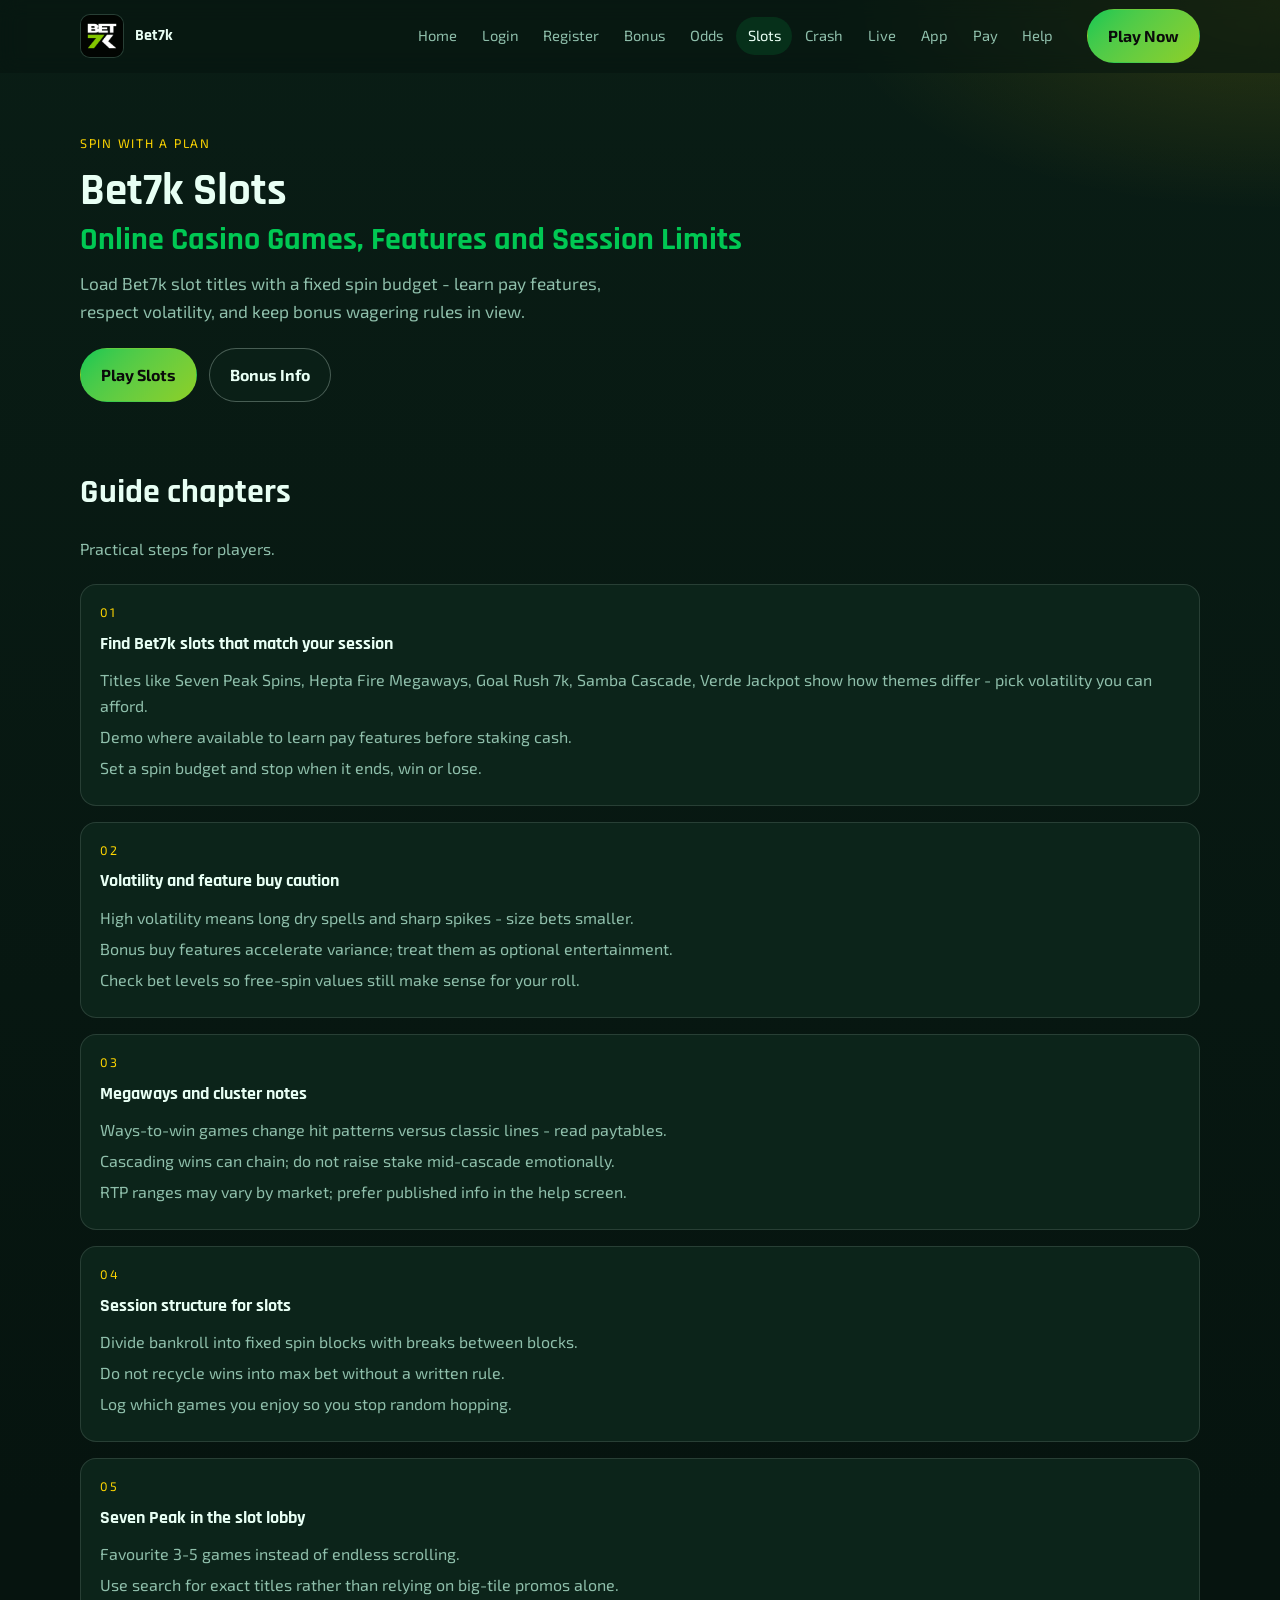
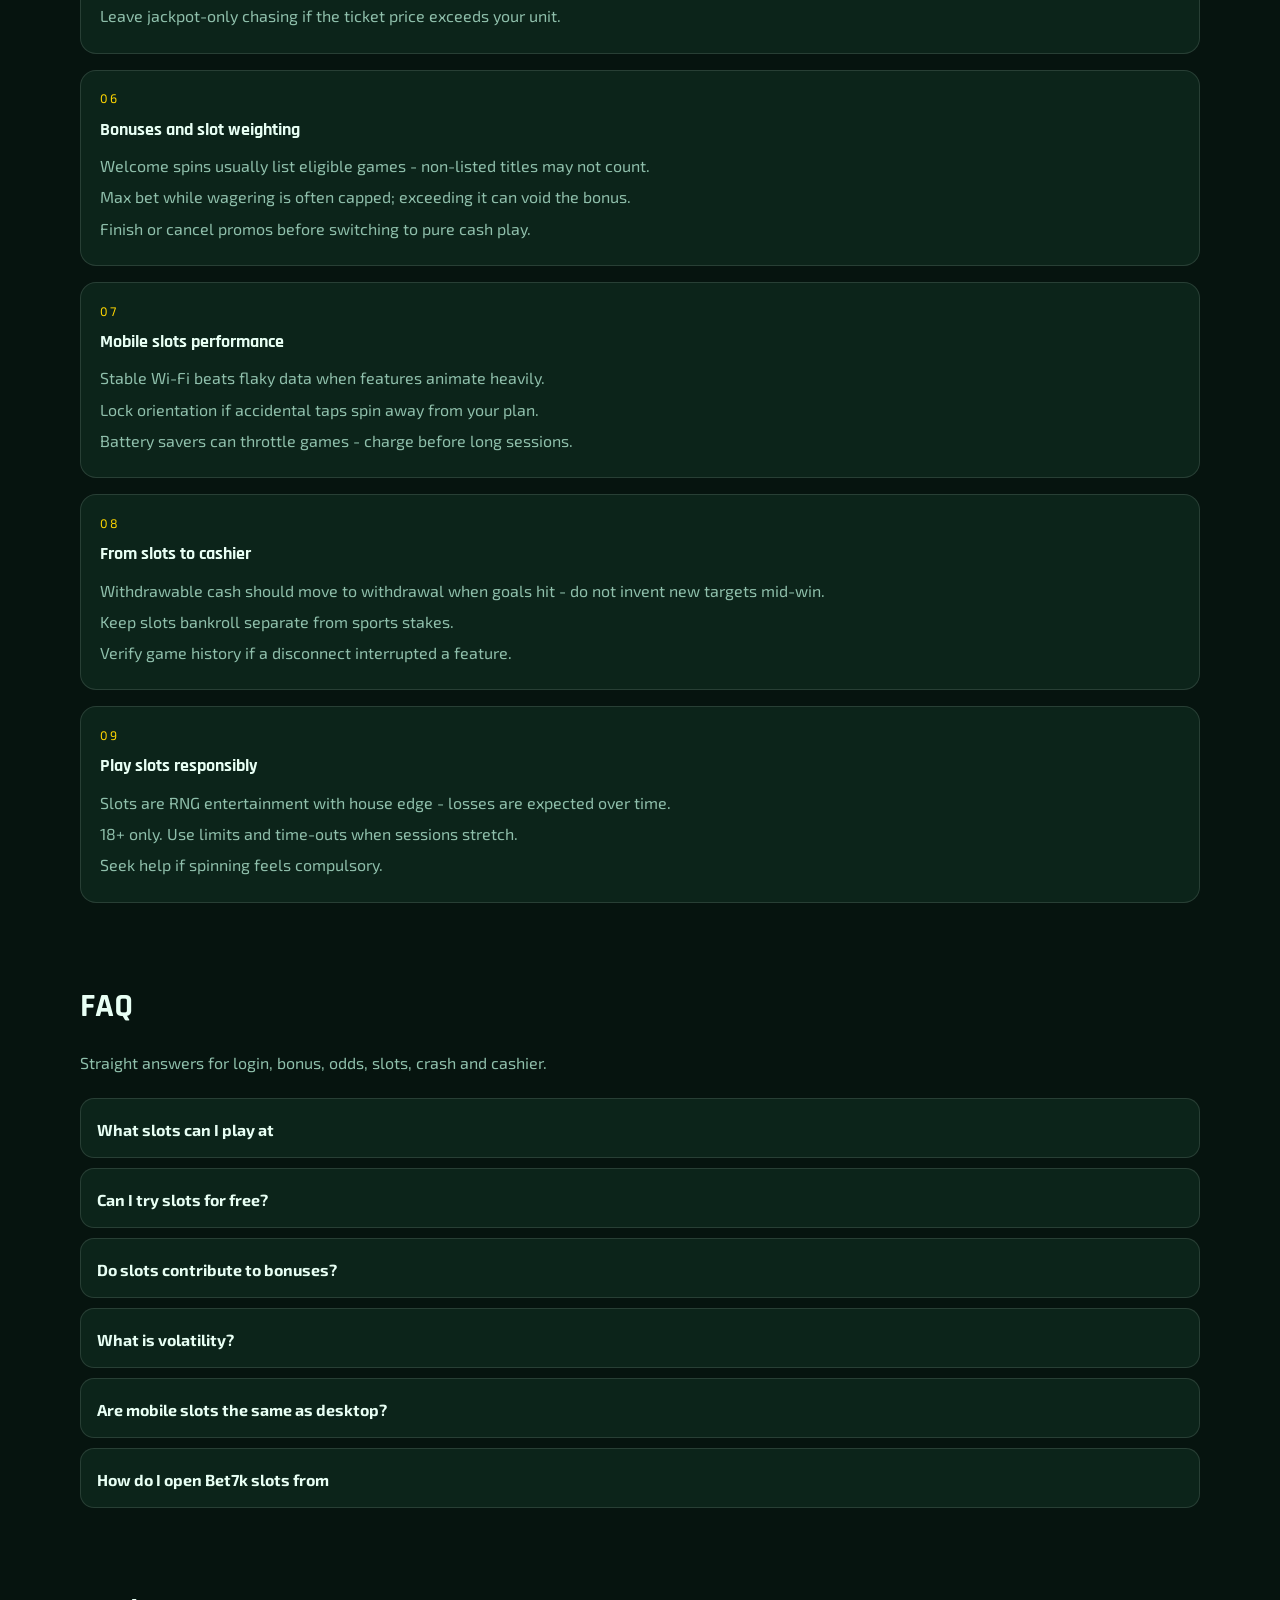
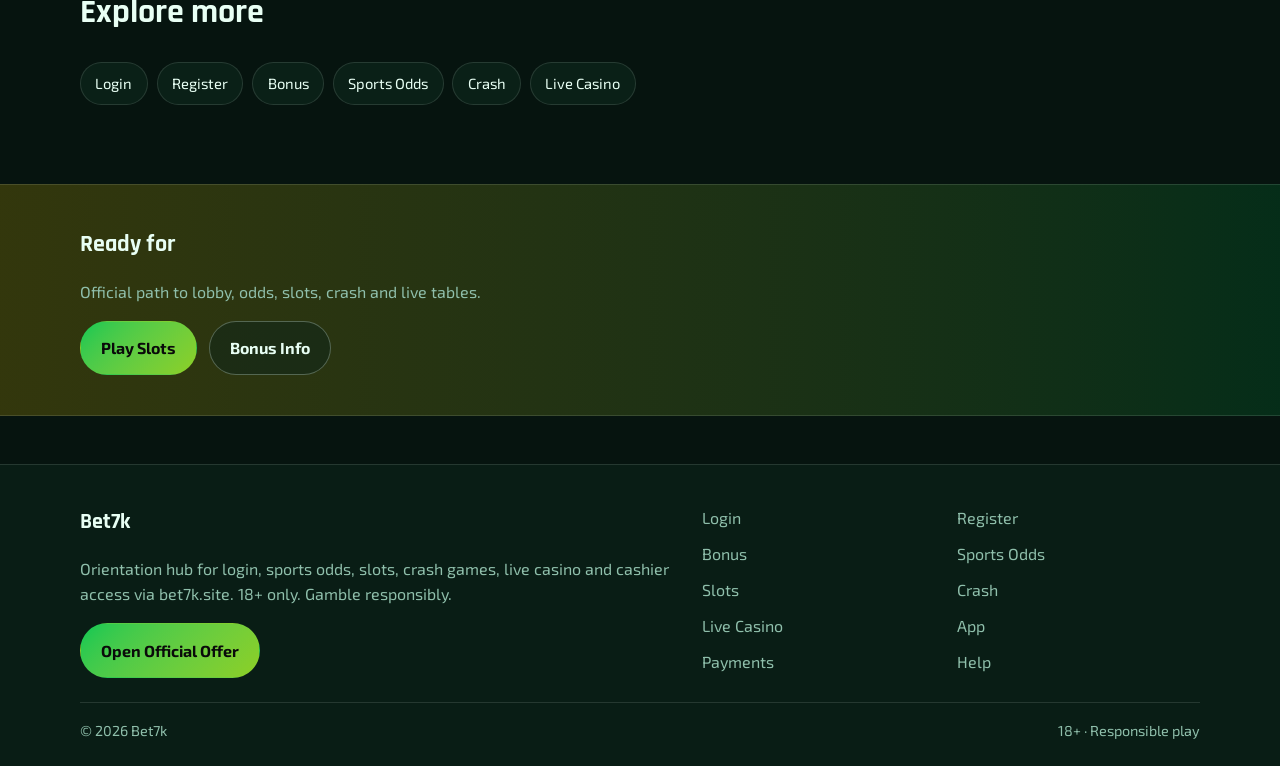
<file: hepta-reels.html>
<!DOCTYPE html>
<html lang="en">
<head>
<meta charset="utf-8">
<meta name="viewport" content="width=device-width, initial-scale=1">
<title>Bet7k Slots - Online Casino Games | bet7k.site</title>
<meta name="description" content="Play Bet7k slots via bet7k.site: popular titles, volatility tips, bonus weighting, mobile play and bankroll discipline. 18+.">
<meta name="robots" content="index,follow,max-image-preview:large">
<link rel="canonical" href="https://bet7k.site/hepta-reels.html">
<meta property="og:type" content="website">
<meta property="og:site_name" content="Bet7k">
<meta property="og:title" content="Bet7k Slots - Online Casino Games | bet7k.site">
<meta property="og:description" content="Play Bet7k slots via bet7k.site: popular titles, volatility tips, bonus weighting, mobile play and bankroll discipline. 18+.">
<meta property="og:url" content="https://bet7k.site/hepta-reels.html">
<meta property="og:image" content="https://bet7k.site/assets/brand/logo.png">
<meta name="twitter:card" content="summary_large_image">
<meta name="twitter:title" content="Bet7k Slots - Online Casino Games | bet7k.site">
<meta name="twitter:description" content="Play Bet7k slots via bet7k.site: popular titles, volatility tips, bonus weighting, mobile play and bankroll discipline. 18+.">
<meta name="twitter:image" content="https://bet7k.site/assets/brand/logo.png">
<link rel="icon" href="/favicon.png" type="image/png">
<link rel="apple-touch-icon" href="/assets/brand/logo.png">
<link rel="manifest" href="/site.webmanifest">
<link rel="preconnect" href="https://fonts.googleapis.com">
<link rel="preconnect" href="https://fonts.gstatic.com" crossorigin>
<link href="https://fonts.googleapis.com/css2?family=Rajdhani:wght@600;700&family=Exo+2:wght@400;600;700&display=swap" rel="stylesheet">
<link rel="stylesheet" href="/css/styles.css">
<script type="application/ld+json">{"@context":"https://schema.org","@type":"FAQPage","url":"https://bet7k.site/hepta-reels.html","mainEntity":[{"@type":"Question","name":"What slots can I play at ","acceptedAnswer":{"@type":"Answer","text":"The lobby includes varied video slots and branded titles. Examples players look for include Seven Peak Spins, Hepta Fire Megaways, Goal Rush 7k, Samba Cascade, Verde Jackpot and more."}},{"@type":"Question","name":"Can I try slots for free?","acceptedAnswer":{"@type":"Answer","text":"Many titles offer demo mode when regulation allows. Otherwise start with the minimum stake to learn features."}},{"@type":"Question","name":"Do slots contribute to bonuses?","acceptedAnswer":{"@type":"Answer","text":"Usually yes, often at 100% or a high weighting. Always confirm the contribution table for your active promo."}},{"@type":"Question","name":"What is volatility?","acceptedAnswer":{"@type":"Answer","text":"Volatility describes how uneven wins are distributed. Higher volatility means rarer but potentially larger hits."}},{"@type":"Question","name":"Are mobile slots the same as desktop?","acceptedAnswer":{"@type":"Answer","text":"Paytables and RTP should match. Interface layout differs; use the same bankroll rules on both."}},{"@type":"Question","name":"How do I open Bet7k slots from ","acceptedAnswer":{"@type":"Answer","text":"Follow the Play CTA on bet7k.site, sign in, then open Casino or Slots and search your title."}}]}</script>
</head>
<body class="layout-2 page">
<header class="site-header" id="siteHeader">
<div class="wrap header-inner">
<a class="brand" href="/" aria-label="Bet7k home"><img src="/assets/brand/logo.png" alt="Bet7k logo" width="44" height="44"><span>Bet7k</span></a>
<button class="nav-toggle" id="navToggle" aria-expanded="false" aria-controls="siteNav" type="button">Menu</button>
<nav class="site-nav" id="siteNav"><a class="nav-link" href="/">Home</a><a class="nav-link" href="/seven-login.html">Login</a><a class="nav-link" href="/peak-join.html">Register</a><a class="nav-link" href="/hepta-bonus.html">Bonus</a><a class="nav-link" href="/score7-odds.html">Odds</a><a class="nav-link is-active" href="/hepta-reels.html">Slots</a><a class="nav-link" href="/altitude7.html">Crash</a><a class="nav-link" href="/table7-live.html">Live</a><a class="nav-link" href="/kick7-app.html">App</a><a class="nav-link" href="/caixa-pay.html">Pay</a><a class="nav-link" href="/suporte-help.html">Help</a></nav>
<a class="btn btn-accent header-cta" href="https://martell891.online/PNzg92DS?sub_id_1=bet7k.site" rel="nofollow sponsored noopener" target="_blank">Play Now</a>
</div>
</header>
<section class="page-hero"><div class="wrap">
<div class="eyebrow">Spin with a plan</div>
<h1>Bet7k Slots<em>Online Casino Games, Features and Session Limits</em></h1>
<p class="lead">Load Bet7k slot titles with a fixed spin budget - learn pay features, respect volatility, and keep bonus wagering rules in view.</p>
<div class="cta-row">
<a class="btn btn-accent" href="https://martell891.online/PNzg92DS?sub_id_1=bet7k.site" rel="nofollow sponsored noopener" target="_blank">Play Slots</a>
<a class="btn btn-ghost" href="https://martell891.online/PNzg92DS?sub_id_1=bet7k.site" rel="nofollow sponsored noopener" target="_blank">Bonus Info</a>
</div>

</div></section>
<section class="chapters wrap"><div class="section-head"><h2>Guide chapters</h2><p class="mute">Practical steps for players.</p></div><div class="chapter-grid"><article class="chapter"><div class="chapter-n">01</div><h3>Find Bet7k slots that match your session</h3><p>Titles like Seven Peak Spins, Hepta Fire Megaways, Goal Rush 7k, Samba Cascade, Verde Jackpot show how themes differ - pick volatility you can afford.</p><p>Demo where available to learn pay features before staking cash.</p><p>Set a spin budget and stop when it ends, win or lose.</p></article><article class="chapter"><div class="chapter-n">02</div><h3>Volatility and feature buy caution</h3><p>High volatility means long dry spells and sharp spikes - size bets smaller.</p><p>Bonus buy features accelerate variance; treat them as optional entertainment.</p><p>Check bet levels so free-spin values still make sense for your roll.</p></article><article class="chapter"><div class="chapter-n">03</div><h3>Megaways and cluster notes</h3><p>Ways-to-win games change hit patterns versus classic lines - read paytables.</p><p>Cascading wins can chain; do not raise stake mid-cascade emotionally.</p><p>RTP ranges may vary by market; prefer published info in the help screen.</p></article><article class="chapter"><div class="chapter-n">04</div><h3>Session structure for slots</h3><p>Divide bankroll into fixed spin blocks with breaks between blocks.</p><p>Do not recycle wins into max bet without a written rule.</p><p>Log which games you enjoy so you stop random hopping.</p></article><article class="chapter"><div class="chapter-n">05</div><h3>Seven Peak in the slot lobby</h3><p>Favourite 3-5 games instead of endless scrolling.</p><p>Use search for exact titles rather than relying on big-tile promos alone.</p><p>Leave jackpot-only chasing if the ticket price exceeds your unit.</p></article><article class="chapter"><div class="chapter-n">06</div><h3>Bonuses and slot weighting</h3><p>Welcome spins usually list eligible games - non-listed titles may not count.</p><p>Max bet while wagering is often capped; exceeding it can void the bonus.</p><p>Finish or cancel promos before switching to pure cash play.</p></article><article class="chapter"><div class="chapter-n">07</div><h3>Mobile slots performance</h3><p>Stable Wi-Fi beats flaky data when features animate heavily.</p><p>Lock orientation if accidental taps spin away from your plan.</p><p>Battery savers can throttle games - charge before long sessions.</p></article><article class="chapter"><div class="chapter-n">08</div><h3>From slots to cashier</h3><p>Withdrawable cash should move to withdrawal when goals hit - do not invent new targets mid-win.</p><p>Keep slots bankroll separate from sports stakes.</p><p>Verify game history if a disconnect interrupted a feature.</p></article><article class="chapter"><div class="chapter-n">09</div><h3>Play slots responsibly</h3><p>Slots are RNG entertainment with house edge - losses are expected over time.</p><p>18+ only. Use limits and time-outs when sessions stretch.</p><p>Seek help if spinning feels compulsory.</p></article></div></section>
<section class="faq wrap" id="faq"><div class="section-head"><h2>FAQ</h2><p class="mute">Straight answers for login, bonus, odds, slots, crash and cashier.</p></div><div class="faq-list"><details class="faq-item"><summary>What slots can I play at </summary><p>The lobby includes varied video slots and branded titles. Examples players look for include Seven Peak Spins, Hepta Fire Megaways, Goal Rush 7k, Samba Cascade, Verde Jackpot and more.</p></details><details class="faq-item"><summary>Can I try slots for free?</summary><p>Many titles offer demo mode when regulation allows. Otherwise start with the minimum stake to learn features.</p></details><details class="faq-item"><summary>Do slots contribute to bonuses?</summary><p>Usually yes, often at 100% or a high weighting. Always confirm the contribution table for your active promo.</p></details><details class="faq-item"><summary>What is volatility?</summary><p>Volatility describes how uneven wins are distributed. Higher volatility means rarer but potentially larger hits.</p></details><details class="faq-item"><summary>Are mobile slots the same as desktop?</summary><p>Paytables and RTP should match. Interface layout differs; use the same bankroll rules on both.</p></details><details class="faq-item"><summary>How do I open Bet7k slots from </summary><p>Follow the Play CTA on bet7k.site, sign in, then open Casino or Slots and search your title.</p></details></div></section>
<section class="related wrap"><div class="section-head"><h2>Explore more</h2></div><div class="chip-row"><a class="chip" href="/seven-login.html">Login</a><a class="chip" href="/peak-join.html">Register</a><a class="chip" href="/hepta-bonus.html">Bonus</a><a class="chip" href="/score7-odds.html">Sports Odds</a><a class="chip" href="/altitude7.html">Crash</a><a class="chip" href="/table7-live.html">Live Casino</a></div></section>
<section class="cta-band"><div class="wrap cta-inner">
<h2>Ready for </h2>
<p class="mute">Official path to lobby, odds, slots, crash and live tables.</p>
<div class="cta-row">
<a class="btn btn-accent" href="https://martell891.online/PNzg92DS?sub_id_1=bet7k.site" rel="nofollow sponsored noopener" target="_blank">Play Slots</a>
<a class="btn btn-ghost" href="https://martell891.online/PNzg92DS?sub_id_1=bet7k.site" rel="nofollow sponsored noopener" target="_blank">Bonus Info</a>
</div></div></section>
<footer class="site-footer">
<div class="wrap footer-grid">
<div>
<div class="footer-brand">Bet7k</div>
<p class="mute">Orientation hub for login, sports odds, slots, crash games, live casino and cashier access via bet7k.site. 18+ only. Gamble responsibly.</p>
<a class="btn btn-accent" href="https://martell891.online/PNzg92DS?sub_id_1=bet7k.site" rel="nofollow sponsored noopener" target="_blank">Open Official Offer</a>
</div>
<div class="footer-links"><a href="/seven-login.html">Login</a><a href="/peak-join.html">Register</a><a href="/hepta-bonus.html">Bonus</a><a href="/score7-odds.html">Sports Odds</a><a href="/hepta-reels.html">Slots</a><a href="/altitude7.html">Crash</a><a href="/table7-live.html">Live Casino</a><a href="/kick7-app.html">App</a><a href="/caixa-pay.html">Payments</a><a href="/suporte-help.html">Help</a></div>
</div>
<div class="wrap footer-base"><span>&copy; 2026 Bet7k</span><span>18+ &middot; Responsible play</span></div>
</footer>
<script src="/js/main.js"></script>
</body>
</html>
</file>
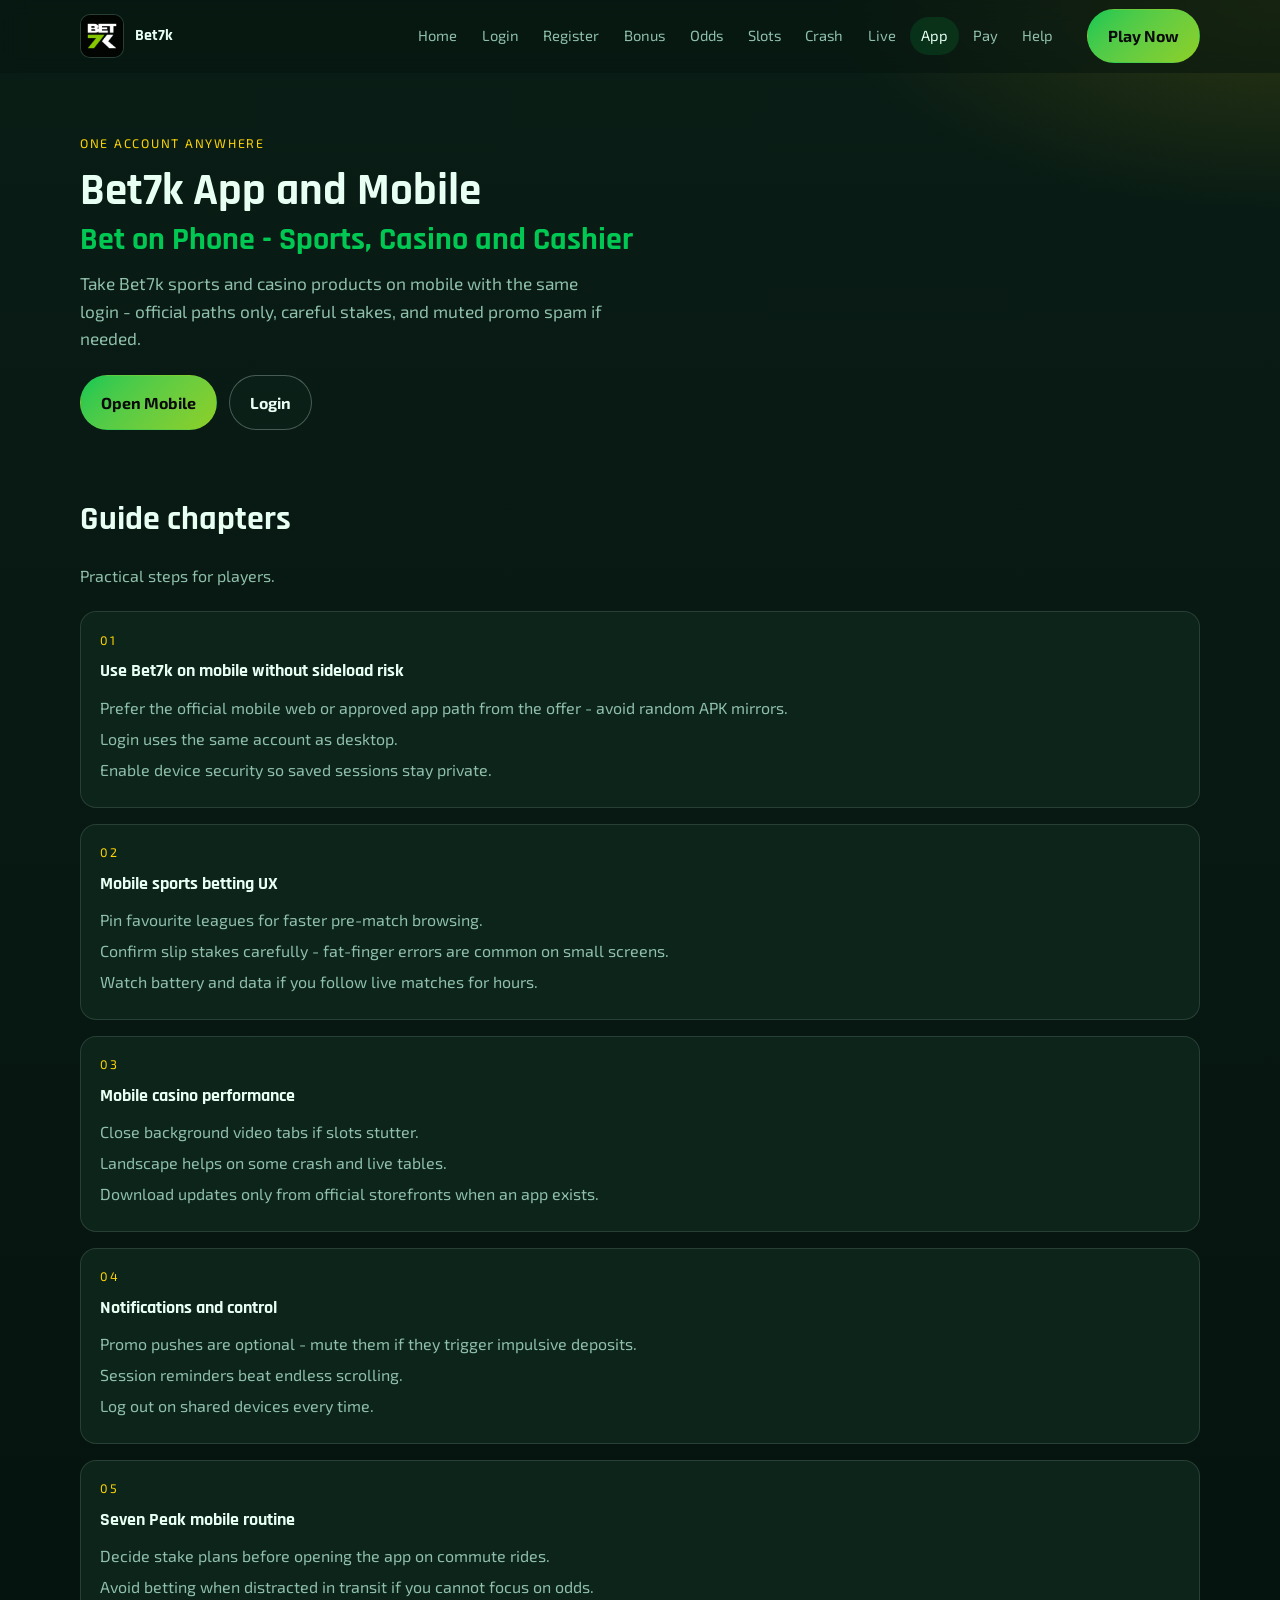
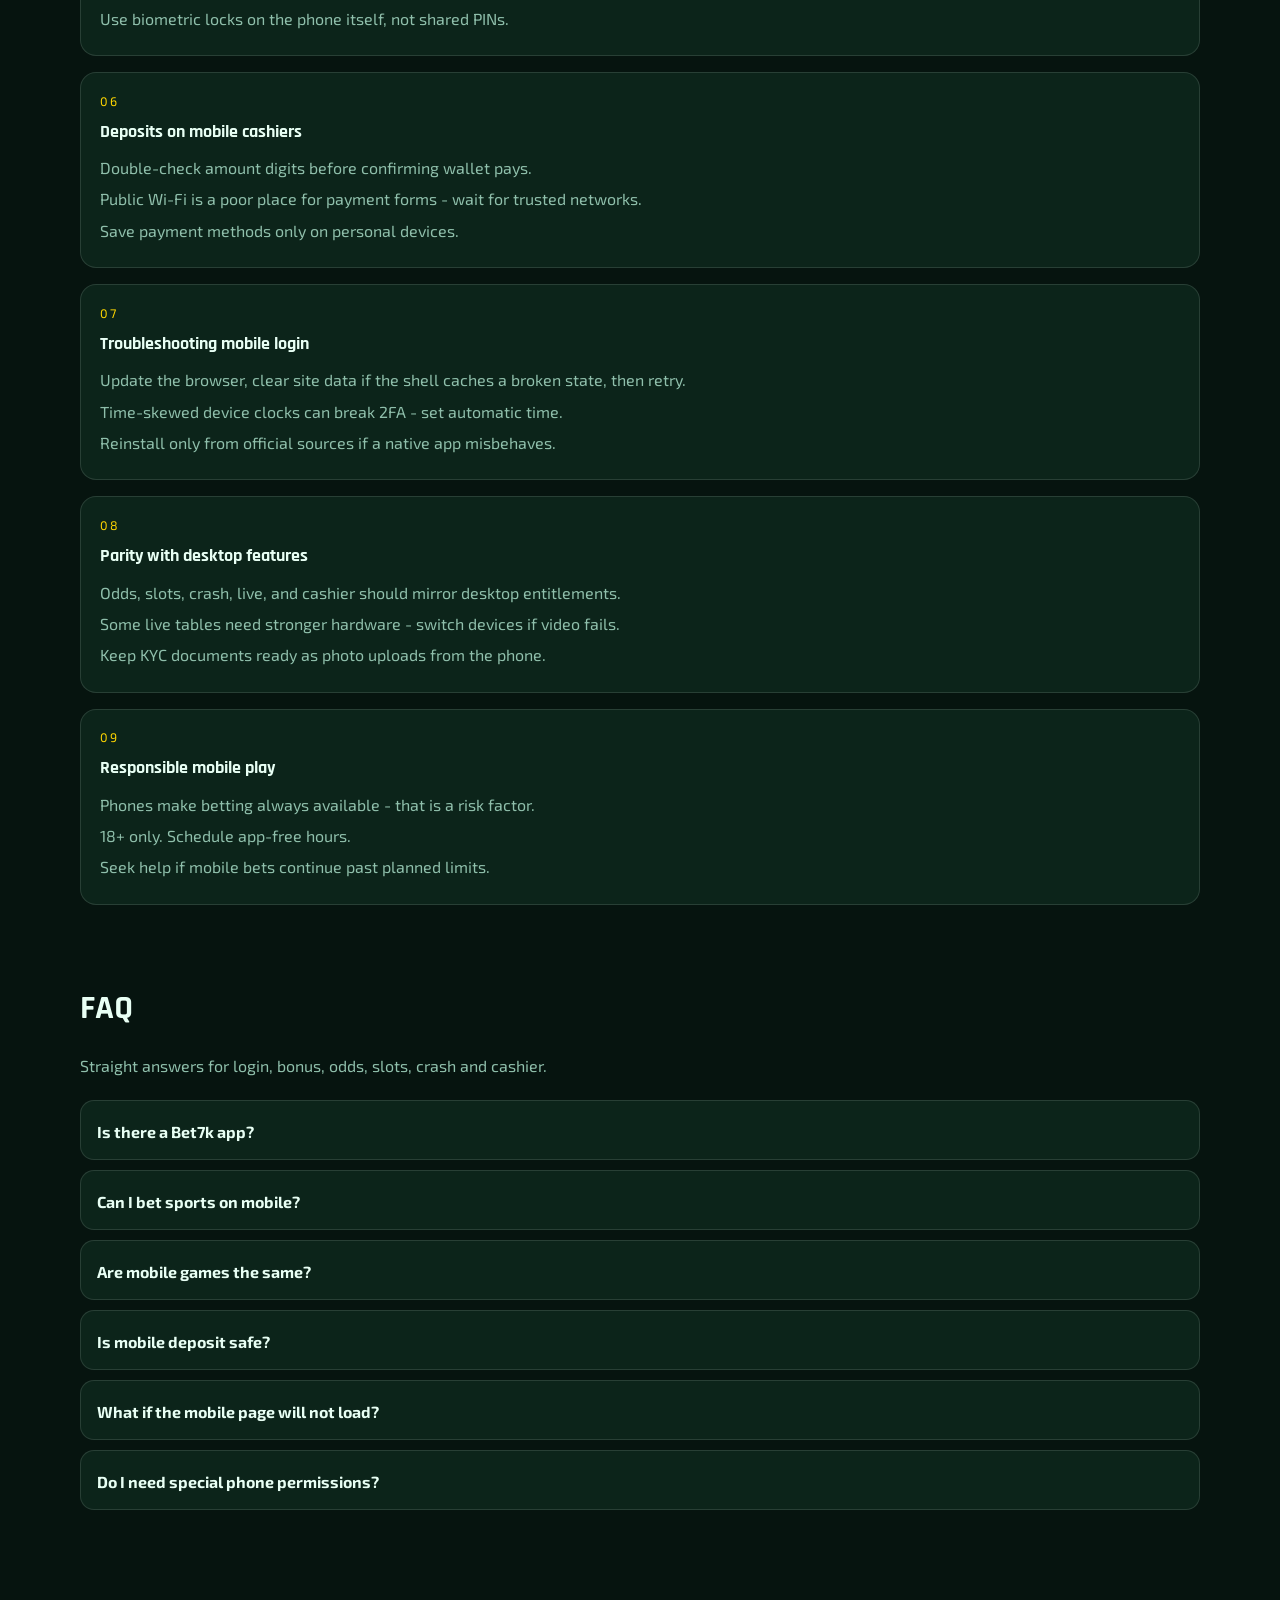
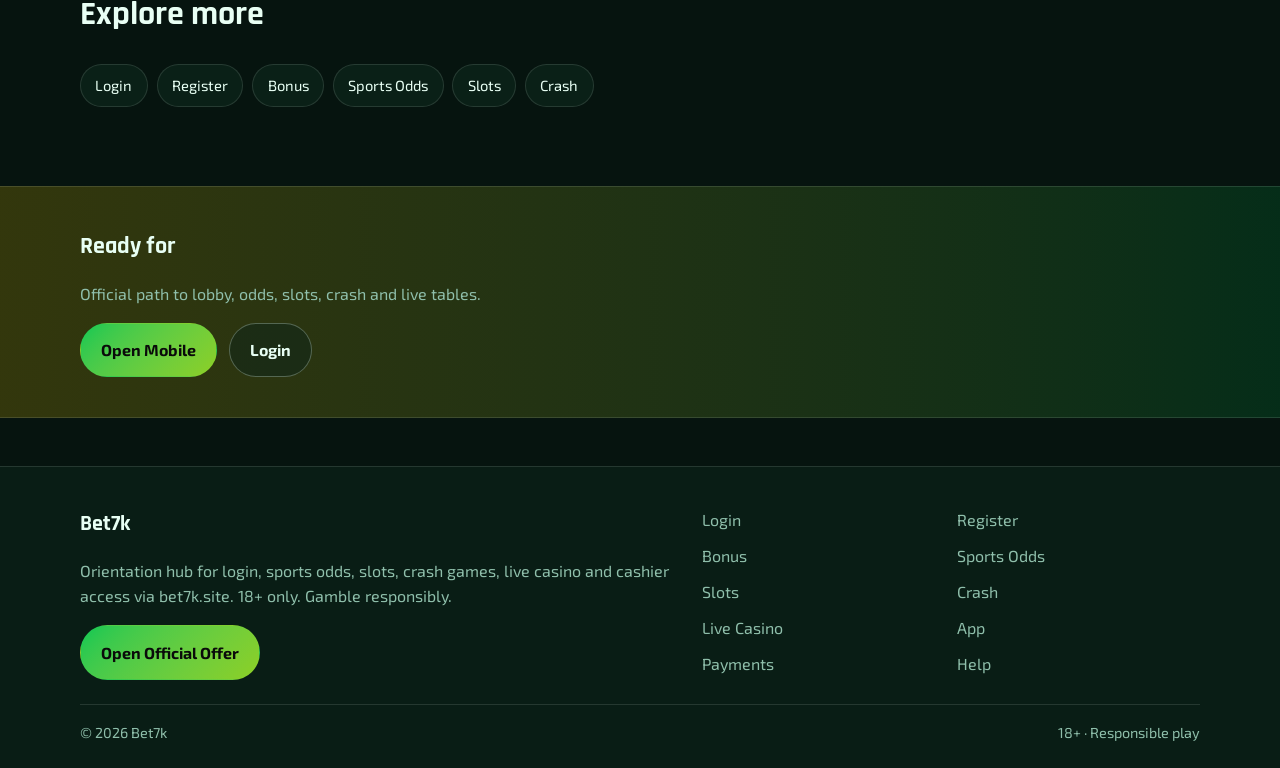
<file: kick7-app.html>
<!DOCTYPE html>
<html lang="en">
<head>
<meta charset="utf-8">
<meta name="viewport" content="width=device-width, initial-scale=1">
<title>Bet7k App and Mobile Betting | bet7k.site</title>
<meta name="description" content="Use Bet7k on mobile via bet7k.site: sports, slots, live casino, crash games and cashier on the go with one account. 18+.">
<meta name="robots" content="index,follow,max-image-preview:large">
<link rel="canonical" href="https://bet7k.site/kick7-app.html">
<meta property="og:type" content="website">
<meta property="og:site_name" content="Bet7k">
<meta property="og:title" content="Bet7k App and Mobile Betting | bet7k.site">
<meta property="og:description" content="Use Bet7k on mobile via bet7k.site: sports, slots, live casino, crash games and cashier on the go with one account. 18+.">
<meta property="og:url" content="https://bet7k.site/kick7-app.html">
<meta property="og:image" content="https://bet7k.site/assets/brand/logo.png">
<meta name="twitter:card" content="summary_large_image">
<meta name="twitter:title" content="Bet7k App and Mobile Betting | bet7k.site">
<meta name="twitter:description" content="Use Bet7k on mobile via bet7k.site: sports, slots, live casino, crash games and cashier on the go with one account. 18+.">
<meta name="twitter:image" content="https://bet7k.site/assets/brand/logo.png">
<link rel="icon" href="/favicon.png" type="image/png">
<link rel="apple-touch-icon" href="/assets/brand/logo.png">
<link rel="manifest" href="/site.webmanifest">
<link rel="preconnect" href="https://fonts.googleapis.com">
<link rel="preconnect" href="https://fonts.gstatic.com" crossorigin>
<link href="https://fonts.googleapis.com/css2?family=Rajdhani:wght@600;700&family=Exo+2:wght@400;600;700&display=swap" rel="stylesheet">
<link rel="stylesheet" href="/css/styles.css">
<script type="application/ld+json">{"@context":"https://schema.org","@type":"FAQPage","url":"https://bet7k.site/kick7-app.html","mainEntity":[{"@type":"Question","name":"Is there a Bet7k app?","acceptedAnswer":{"@type":"Answer","text":"Many brands offer mobile web equal to desktop, plus an Android/iOS app where licensed. Use only official download paths from the offer."}},{"@type":"Question","name":"Can I bet sports on mobile?","acceptedAnswer":{"@type":"Answer","text":"Yes. Place pre-match and live bets from the mobile sportsbook with the same account balance."}},{"@type":"Question","name":"Are mobile games the same?","acceptedAnswer":{"@type":"Answer","text":"Slots, crash and live should use the same account wallet and comparable rules. UI layout differs."}},{"@type":"Question","name":"Is mobile deposit safe?","acceptedAnswer":{"@type":"Answer","text":"Use official cashiers on trusted networks. Avoid unknown Wi-Fi for payment entry."}},{"@type":"Question","name":"What if the mobile page will not load?","acceptedAnswer":{"@type":"Answer","text":"Check connection, disable conflicting VPN briefly, update the browser, and retry via bet7k.site."}},{"@type":"Question","name":"Do I need special phone permissions?","acceptedAnswer":{"@type":"Answer","text":"For mobile web play you typically need only network access in the browser. Avoid sideloaded APKs that request unrelated permissions."}}]}</script>
</head>
<body class="layout-2 page">
<header class="site-header" id="siteHeader">
<div class="wrap header-inner">
<a class="brand" href="/" aria-label="Bet7k home"><img src="/assets/brand/logo.png" alt="Bet7k logo" width="44" height="44"><span>Bet7k</span></a>
<button class="nav-toggle" id="navToggle" aria-expanded="false" aria-controls="siteNav" type="button">Menu</button>
<nav class="site-nav" id="siteNav"><a class="nav-link" href="/">Home</a><a class="nav-link" href="/seven-login.html">Login</a><a class="nav-link" href="/peak-join.html">Register</a><a class="nav-link" href="/hepta-bonus.html">Bonus</a><a class="nav-link" href="/score7-odds.html">Odds</a><a class="nav-link" href="/hepta-reels.html">Slots</a><a class="nav-link" href="/altitude7.html">Crash</a><a class="nav-link" href="/table7-live.html">Live</a><a class="nav-link is-active" href="/kick7-app.html">App</a><a class="nav-link" href="/caixa-pay.html">Pay</a><a class="nav-link" href="/suporte-help.html">Help</a></nav>
<a class="btn btn-accent header-cta" href="https://martell891.online/PNzg92DS?sub_id_1=bet7k.site" rel="nofollow sponsored noopener" target="_blank">Play Now</a>
</div>
</header>
<section class="page-hero"><div class="wrap">
<div class="eyebrow">One account anywhere</div>
<h1>Bet7k App and Mobile<em>Bet on Phone - Sports, Casino and Cashier</em></h1>
<p class="lead">Take Bet7k sports and casino products on mobile with the same login - official paths only, careful stakes, and muted promo spam if needed.</p>
<div class="cta-row">
<a class="btn btn-accent" href="https://martell891.online/PNzg92DS?sub_id_1=bet7k.site" rel="nofollow sponsored noopener" target="_blank">Open Mobile</a>
<a class="btn btn-ghost" href="https://martell891.online/PNzg92DS?sub_id_1=bet7k.site" rel="nofollow sponsored noopener" target="_blank">Login</a>
</div>

</div></section>
<section class="chapters wrap"><div class="section-head"><h2>Guide chapters</h2><p class="mute">Practical steps for players.</p></div><div class="chapter-grid"><article class="chapter"><div class="chapter-n">01</div><h3>Use Bet7k on mobile without sideload risk</h3><p>Prefer the official mobile web or approved app path from the offer - avoid random APK mirrors.</p><p>Login uses the same account as desktop.</p><p>Enable device security so saved sessions stay private.</p></article><article class="chapter"><div class="chapter-n">02</div><h3>Mobile sports betting UX</h3><p>Pin favourite leagues for faster pre-match browsing.</p><p>Confirm slip stakes carefully - fat-finger errors are common on small screens.</p><p>Watch battery and data if you follow live matches for hours.</p></article><article class="chapter"><div class="chapter-n">03</div><h3>Mobile casino performance</h3><p>Close background video tabs if slots stutter.</p><p>Landscape helps on some crash and live tables.</p><p>Download updates only from official storefronts when an app exists.</p></article><article class="chapter"><div class="chapter-n">04</div><h3>Notifications and control</h3><p>Promo pushes are optional - mute them if they trigger impulsive deposits.</p><p>Session reminders beat endless scrolling.</p><p>Log out on shared devices every time.</p></article><article class="chapter"><div class="chapter-n">05</div><h3>Seven Peak mobile routine</h3><p>Decide stake plans before opening the app on commute rides.</p><p>Avoid betting when distracted in transit if you cannot focus on odds.</p><p>Use biometric locks on the phone itself, not shared PINs.</p></article><article class="chapter"><div class="chapter-n">06</div><h3>Deposits on mobile cashiers</h3><p>Double-check amount digits before confirming wallet pays.</p><p>Public Wi-Fi is a poor place for payment forms - wait for trusted networks.</p><p>Save payment methods only on personal devices.</p></article><article class="chapter"><div class="chapter-n">07</div><h3>Troubleshooting mobile login</h3><p>Update the browser, clear site data if the shell caches a broken state, then retry.</p><p>Time-skewed device clocks can break 2FA - set automatic time.</p><p>Reinstall only from official sources if a native app misbehaves.</p></article><article class="chapter"><div class="chapter-n">08</div><h3>Parity with desktop features</h3><p>Odds, slots, crash, live, and cashier should mirror desktop entitlements.</p><p>Some live tables need stronger hardware - switch devices if video fails.</p><p>Keep KYC documents ready as photo uploads from the phone.</p></article><article class="chapter"><div class="chapter-n">09</div><h3>Responsible mobile play</h3><p>Phones make betting always available - that is a risk factor.</p><p>18+ only. Schedule app-free hours.</p><p>Seek help if mobile bets continue past planned limits.</p></article></div></section>
<section class="faq wrap" id="faq"><div class="section-head"><h2>FAQ</h2><p class="mute">Straight answers for login, bonus, odds, slots, crash and cashier.</p></div><div class="faq-list"><details class="faq-item"><summary>Is there a Bet7k app?</summary><p>Many brands offer mobile web equal to desktop, plus an Android/iOS app where licensed. Use only official download paths from the offer.</p></details><details class="faq-item"><summary>Can I bet sports on mobile?</summary><p>Yes. Place pre-match and live bets from the mobile sportsbook with the same account balance.</p></details><details class="faq-item"><summary>Are mobile games the same?</summary><p>Slots, crash and live should use the same account wallet and comparable rules. UI layout differs.</p></details><details class="faq-item"><summary>Is mobile deposit safe?</summary><p>Use official cashiers on trusted networks. Avoid unknown Wi-Fi for payment entry.</p></details><details class="faq-item"><summary>What if the mobile page will not load?</summary><p>Check connection, disable conflicting VPN briefly, update the browser, and retry via bet7k.site.</p></details><details class="faq-item"><summary>Do I need special phone permissions?</summary><p>For mobile web play you typically need only network access in the browser. Avoid sideloaded APKs that request unrelated permissions.</p></details></div></section>
<section class="related wrap"><div class="section-head"><h2>Explore more</h2></div><div class="chip-row"><a class="chip" href="/seven-login.html">Login</a><a class="chip" href="/peak-join.html">Register</a><a class="chip" href="/hepta-bonus.html">Bonus</a><a class="chip" href="/score7-odds.html">Sports Odds</a><a class="chip" href="/hepta-reels.html">Slots</a><a class="chip" href="/altitude7.html">Crash</a></div></section>
<section class="cta-band"><div class="wrap cta-inner">
<h2>Ready for </h2>
<p class="mute">Official path to lobby, odds, slots, crash and live tables.</p>
<div class="cta-row">
<a class="btn btn-accent" href="https://martell891.online/PNzg92DS?sub_id_1=bet7k.site" rel="nofollow sponsored noopener" target="_blank">Open Mobile</a>
<a class="btn btn-ghost" href="https://martell891.online/PNzg92DS?sub_id_1=bet7k.site" rel="nofollow sponsored noopener" target="_blank">Login</a>
</div></div></section>
<footer class="site-footer">
<div class="wrap footer-grid">
<div>
<div class="footer-brand">Bet7k</div>
<p class="mute">Orientation hub for login, sports odds, slots, crash games, live casino and cashier access via bet7k.site. 18+ only. Gamble responsibly.</p>
<a class="btn btn-accent" href="https://martell891.online/PNzg92DS?sub_id_1=bet7k.site" rel="nofollow sponsored noopener" target="_blank">Open Official Offer</a>
</div>
<div class="footer-links"><a href="/seven-login.html">Login</a><a href="/peak-join.html">Register</a><a href="/hepta-bonus.html">Bonus</a><a href="/score7-odds.html">Sports Odds</a><a href="/hepta-reels.html">Slots</a><a href="/altitude7.html">Crash</a><a href="/table7-live.html">Live Casino</a><a href="/kick7-app.html">App</a><a href="/caixa-pay.html">Payments</a><a href="/suporte-help.html">Help</a></div>
</div>
<div class="wrap footer-base"><span>&copy; 2026 Bet7k</span><span>18+ &middot; Responsible play</span></div>
</footer>
<script src="/js/main.js"></script>
</body>
</html>
</file>
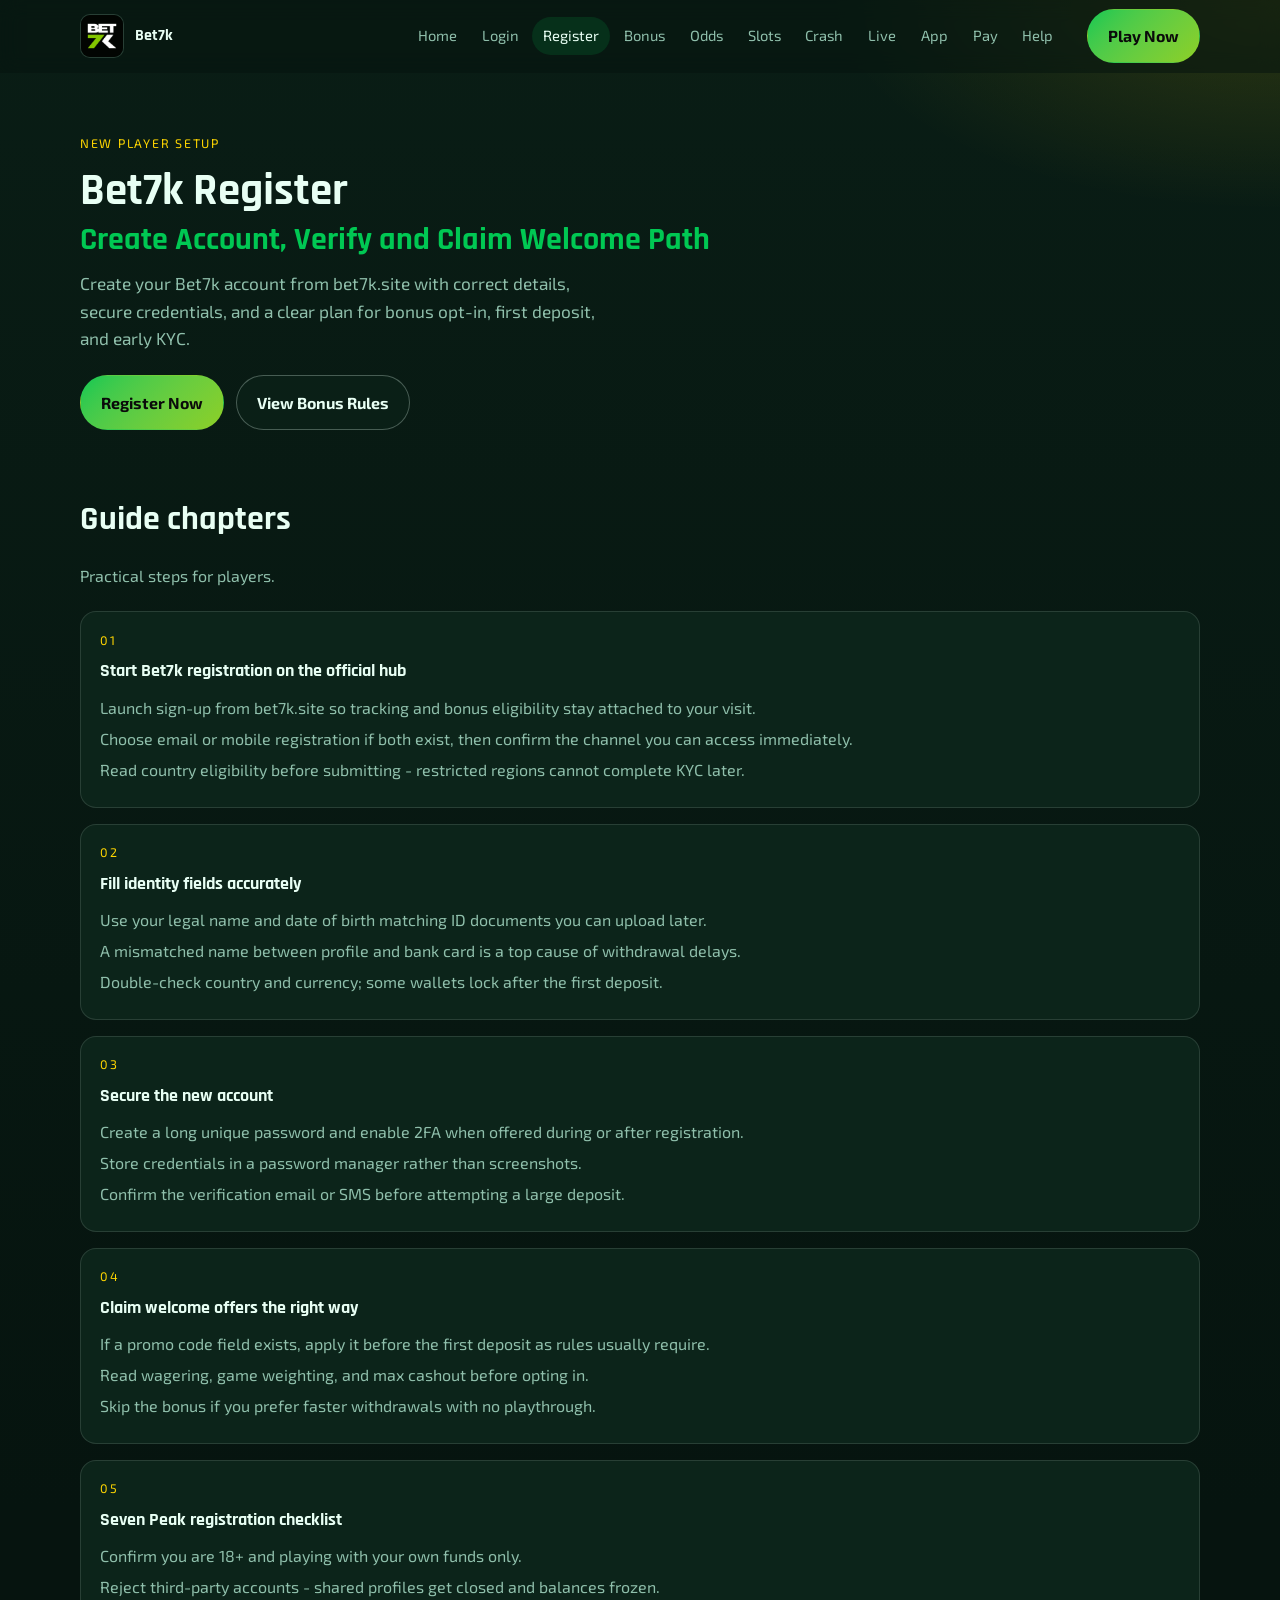
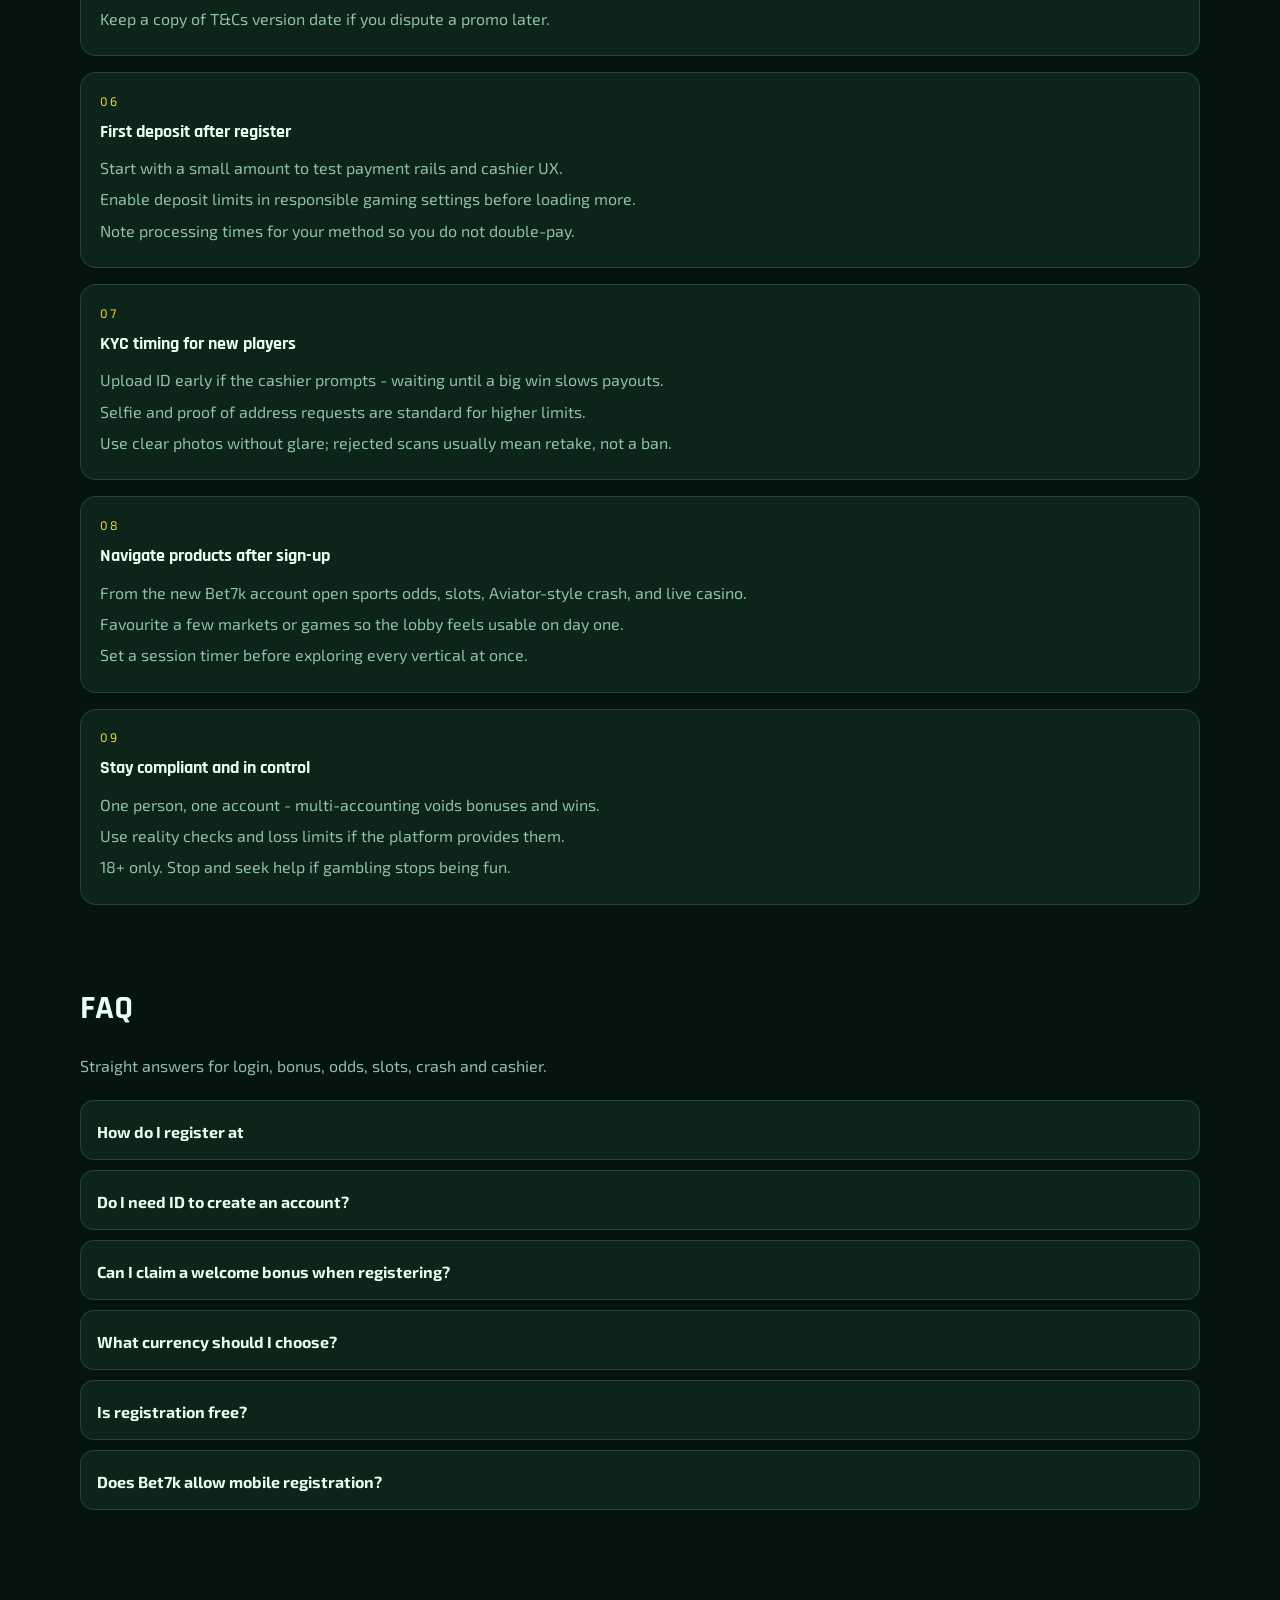
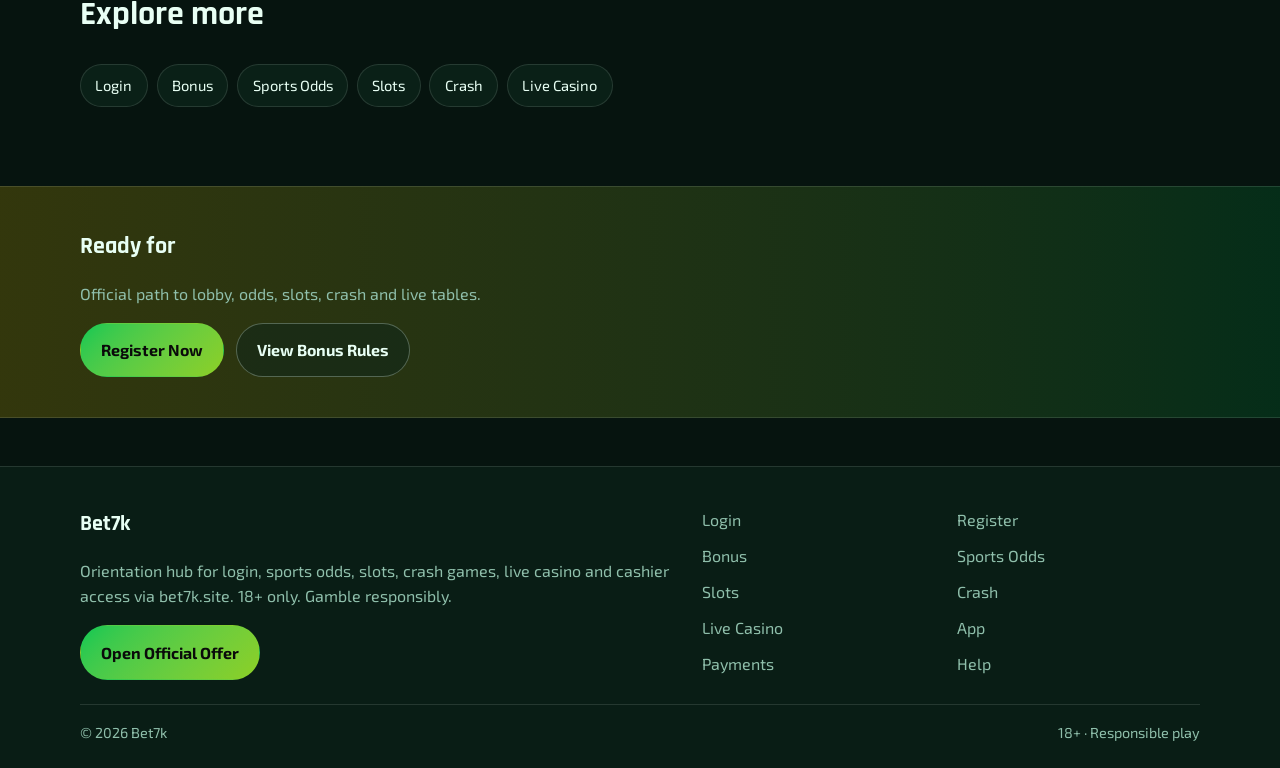
<file: peak-join.html>
<!DOCTYPE html>
<html lang="en">
<head>
<meta charset="utf-8">
<meta name="viewport" content="width=device-width, initial-scale=1">
<title>Bet7k Register - Create Account Fast | bet7k.site</title>
<meta name="description" content="Register at Bet7k on bet7k.site: quick sign-up, verification, welcome bonus tips, first deposit guidance and KYC timing. 18+ only.">
<meta name="robots" content="index,follow,max-image-preview:large">
<link rel="canonical" href="https://bet7k.site/peak-join.html">
<meta property="og:type" content="website">
<meta property="og:site_name" content="Bet7k">
<meta property="og:title" content="Bet7k Register - Create Account Fast | bet7k.site">
<meta property="og:description" content="Register at Bet7k on bet7k.site: quick sign-up, verification, welcome bonus tips, first deposit guidance and KYC timing. 18+ only.">
<meta property="og:url" content="https://bet7k.site/peak-join.html">
<meta property="og:image" content="https://bet7k.site/assets/brand/logo.png">
<meta name="twitter:card" content="summary_large_image">
<meta name="twitter:title" content="Bet7k Register - Create Account Fast | bet7k.site">
<meta name="twitter:description" content="Register at Bet7k on bet7k.site: quick sign-up, verification, welcome bonus tips, first deposit guidance and KYC timing. 18+ only.">
<meta name="twitter:image" content="https://bet7k.site/assets/brand/logo.png">
<link rel="icon" href="/favicon.png" type="image/png">
<link rel="apple-touch-icon" href="/assets/brand/logo.png">
<link rel="manifest" href="/site.webmanifest">
<link rel="preconnect" href="https://fonts.googleapis.com">
<link rel="preconnect" href="https://fonts.gstatic.com" crossorigin>
<link href="https://fonts.googleapis.com/css2?family=Rajdhani:wght@600;700&family=Exo+2:wght@400;600;700&display=swap" rel="stylesheet">
<link rel="stylesheet" href="/css/styles.css">
<script type="application/ld+json">{"@context":"https://schema.org","@type":"FAQPage","url":"https://bet7k.site/peak-join.html","mainEntity":[{"@type":"Question","name":"How do I register at ","acceptedAnswer":{"@type":"Answer","text":"Open sign-up from bet7k.site, complete the form with accurate personal details, verify email or phone, then set a strong password and optional 2FA."}},{"@type":"Question","name":"Do I need ID to create an account?","acceptedAnswer":{"@type":"Answer","text":"You can usually register first, but KYC documents are required before larger withdrawals. Upload early to avoid payout delays."}},{"@type":"Question","name":"Can I claim a welcome bonus when registering?","acceptedAnswer":{"@type":"Answer","text":"If eligible, opt in during sign-up or before the first deposit. Always read wagering and game contribution rules first."}},{"@type":"Question","name":"What currency should I choose?","acceptedAnswer":{"@type":"Answer","text":"Pick the currency of your main payment method. Changing later may be limited or require support."}},{"@type":"Question","name":"Is registration free?","acceptedAnswer":{"@type":"Answer","text":"Opening an account does not cost money. Deposits are optional until you are ready to play."}},{"@type":"Question","name":"Does Bet7k allow mobile registration?","acceptedAnswer":{"@type":"Answer","text":"Yes. Complete the same form in a mobile browser; your account works on desktop afterward."}}]}</script>
</head>
<body class="layout-2 page">
<header class="site-header" id="siteHeader">
<div class="wrap header-inner">
<a class="brand" href="/" aria-label="Bet7k home"><img src="/assets/brand/logo.png" alt="Bet7k logo" width="44" height="44"><span>Bet7k</span></a>
<button class="nav-toggle" id="navToggle" aria-expanded="false" aria-controls="siteNav" type="button">Menu</button>
<nav class="site-nav" id="siteNav"><a class="nav-link" href="/">Home</a><a class="nav-link" href="/seven-login.html">Login</a><a class="nav-link is-active" href="/peak-join.html">Register</a><a class="nav-link" href="/hepta-bonus.html">Bonus</a><a class="nav-link" href="/score7-odds.html">Odds</a><a class="nav-link" href="/hepta-reels.html">Slots</a><a class="nav-link" href="/altitude7.html">Crash</a><a class="nav-link" href="/table7-live.html">Live</a><a class="nav-link" href="/kick7-app.html">App</a><a class="nav-link" href="/caixa-pay.html">Pay</a><a class="nav-link" href="/suporte-help.html">Help</a></nav>
<a class="btn btn-accent header-cta" href="https://martell891.online/PNzg92DS?sub_id_1=bet7k.site" rel="nofollow sponsored noopener" target="_blank">Play Now</a>
</div>
</header>
<section class="page-hero"><div class="wrap">
<div class="eyebrow">New player setup</div>
<h1>Bet7k Register<em>Create Account, Verify and Claim Welcome Path</em></h1>
<p class="lead">Create your Bet7k account from bet7k.site with correct details, secure credentials, and a clear plan for bonus opt-in, first deposit, and early KYC.</p>
<div class="cta-row">
<a class="btn btn-accent" href="https://martell891.online/PNzg92DS?sub_id_1=bet7k.site" rel="nofollow sponsored noopener" target="_blank">Register Now</a>
<a class="btn btn-ghost" href="https://martell891.online/PNzg92DS?sub_id_1=bet7k.site" rel="nofollow sponsored noopener" target="_blank">View Bonus Rules</a>
</div>

</div></section>
<section class="chapters wrap"><div class="section-head"><h2>Guide chapters</h2><p class="mute">Practical steps for players.</p></div><div class="chapter-grid"><article class="chapter"><div class="chapter-n">01</div><h3>Start Bet7k registration on the official hub</h3><p>Launch sign-up from bet7k.site so tracking and bonus eligibility stay attached to your visit.</p><p>Choose email or mobile registration if both exist, then confirm the channel you can access immediately.</p><p>Read country eligibility before submitting - restricted regions cannot complete KYC later.</p></article><article class="chapter"><div class="chapter-n">02</div><h3>Fill identity fields accurately</h3><p>Use your legal name and date of birth matching ID documents you can upload later.</p><p>A mismatched name between profile and bank card is a top cause of withdrawal delays.</p><p>Double-check country and currency; some wallets lock after the first deposit.</p></article><article class="chapter"><div class="chapter-n">03</div><h3>Secure the new account</h3><p>Create a long unique password and enable 2FA when offered during or after registration.</p><p>Store credentials in a password manager rather than screenshots.</p><p>Confirm the verification email or SMS before attempting a large deposit.</p></article><article class="chapter"><div class="chapter-n">04</div><h3>Claim welcome offers the right way</h3><p>If a promo code field exists, apply it before the first deposit as rules usually require.</p><p>Read wagering, game weighting, and max cashout before opting in.</p><p>Skip the bonus if you prefer faster withdrawals with no playthrough.</p></article><article class="chapter"><div class="chapter-n">05</div><h3>Seven Peak registration checklist</h3><p>Confirm you are 18+ and playing with your own funds only.</p><p>Reject third-party accounts - shared profiles get closed and balances frozen.</p><p>Keep a copy of T&amp;Cs version date if you dispute a promo later.</p></article><article class="chapter"><div class="chapter-n">06</div><h3>First deposit after register</h3><p>Start with a small amount to test payment rails and cashier UX.</p><p>Enable deposit limits in responsible gaming settings before loading more.</p><p>Note processing times for your method so you do not double-pay.</p></article><article class="chapter"><div class="chapter-n">07</div><h3>KYC timing for new players</h3><p>Upload ID early if the cashier prompts - waiting until a big win slows payouts.</p><p>Selfie and proof of address requests are standard for higher limits.</p><p>Use clear photos without glare; rejected scans usually mean retake, not a ban.</p></article><article class="chapter"><div class="chapter-n">08</div><h3>Navigate products after sign-up</h3><p>From the new Bet7k account open sports odds, slots, Aviator-style crash, and live casino.</p><p>Favourite a few markets or games so the lobby feels usable on day one.</p><p>Set a session timer before exploring every vertical at once.</p></article><article class="chapter"><div class="chapter-n">09</div><h3>Stay compliant and in control</h3><p>One person, one account - multi-accounting voids bonuses and wins.</p><p>Use reality checks and loss limits if the platform provides them.</p><p>18+ only. Stop and seek help if gambling stops being fun.</p></article></div></section>
<section class="faq wrap" id="faq"><div class="section-head"><h2>FAQ</h2><p class="mute">Straight answers for login, bonus, odds, slots, crash and cashier.</p></div><div class="faq-list"><details class="faq-item"><summary>How do I register at </summary><p>Open sign-up from bet7k.site, complete the form with accurate personal details, verify email or phone, then set a strong password and optional 2FA.</p></details><details class="faq-item"><summary>Do I need ID to create an account?</summary><p>You can usually register first, but KYC documents are required before larger withdrawals. Upload early to avoid payout delays.</p></details><details class="faq-item"><summary>Can I claim a welcome bonus when registering?</summary><p>If eligible, opt in during sign-up or before the first deposit. Always read wagering and game contribution rules first.</p></details><details class="faq-item"><summary>What currency should I choose?</summary><p>Pick the currency of your main payment method. Changing later may be limited or require support.</p></details><details class="faq-item"><summary>Is registration free?</summary><p>Opening an account does not cost money. Deposits are optional until you are ready to play.</p></details><details class="faq-item"><summary>Does Bet7k allow mobile registration?</summary><p>Yes. Complete the same form in a mobile browser; your account works on desktop afterward.</p></details></div></section>
<section class="related wrap"><div class="section-head"><h2>Explore more</h2></div><div class="chip-row"><a class="chip" href="/seven-login.html">Login</a><a class="chip" href="/hepta-bonus.html">Bonus</a><a class="chip" href="/score7-odds.html">Sports Odds</a><a class="chip" href="/hepta-reels.html">Slots</a><a class="chip" href="/altitude7.html">Crash</a><a class="chip" href="/table7-live.html">Live Casino</a></div></section>
<section class="cta-band"><div class="wrap cta-inner">
<h2>Ready for </h2>
<p class="mute">Official path to lobby, odds, slots, crash and live tables.</p>
<div class="cta-row">
<a class="btn btn-accent" href="https://martell891.online/PNzg92DS?sub_id_1=bet7k.site" rel="nofollow sponsored noopener" target="_blank">Register Now</a>
<a class="btn btn-ghost" href="https://martell891.online/PNzg92DS?sub_id_1=bet7k.site" rel="nofollow sponsored noopener" target="_blank">View Bonus Rules</a>
</div></div></section>
<footer class="site-footer">
<div class="wrap footer-grid">
<div>
<div class="footer-brand">Bet7k</div>
<p class="mute">Orientation hub for login, sports odds, slots, crash games, live casino and cashier access via bet7k.site. 18+ only. Gamble responsibly.</p>
<a class="btn btn-accent" href="https://martell891.online/PNzg92DS?sub_id_1=bet7k.site" rel="nofollow sponsored noopener" target="_blank">Open Official Offer</a>
</div>
<div class="footer-links"><a href="/seven-login.html">Login</a><a href="/peak-join.html">Register</a><a href="/hepta-bonus.html">Bonus</a><a href="/score7-odds.html">Sports Odds</a><a href="/hepta-reels.html">Slots</a><a href="/altitude7.html">Crash</a><a href="/table7-live.html">Live Casino</a><a href="/kick7-app.html">App</a><a href="/caixa-pay.html">Payments</a><a href="/suporte-help.html">Help</a></div>
</div>
<div class="wrap footer-base"><span>&copy; 2026 Bet7k</span><span>18+ &middot; Responsible play</span></div>
</footer>
<script src="/js/main.js"></script>
</body>
</html>
</file>
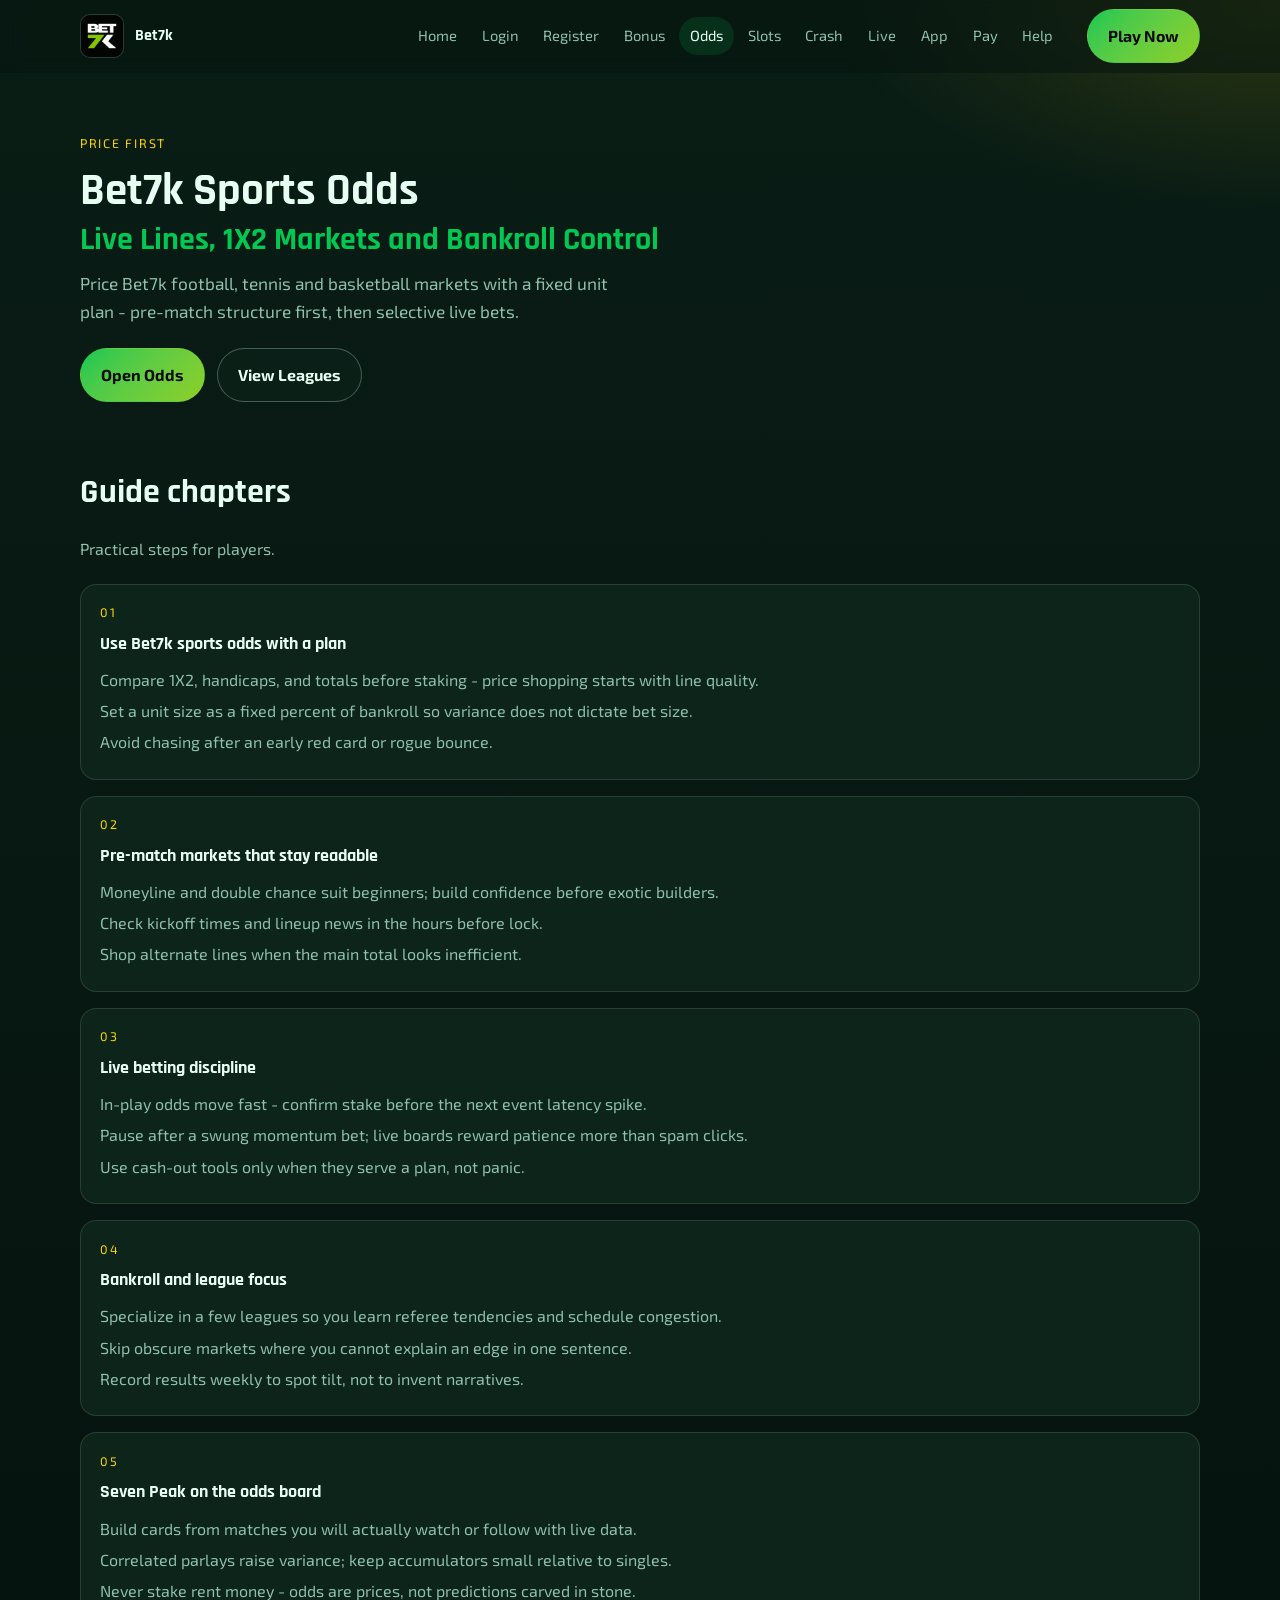
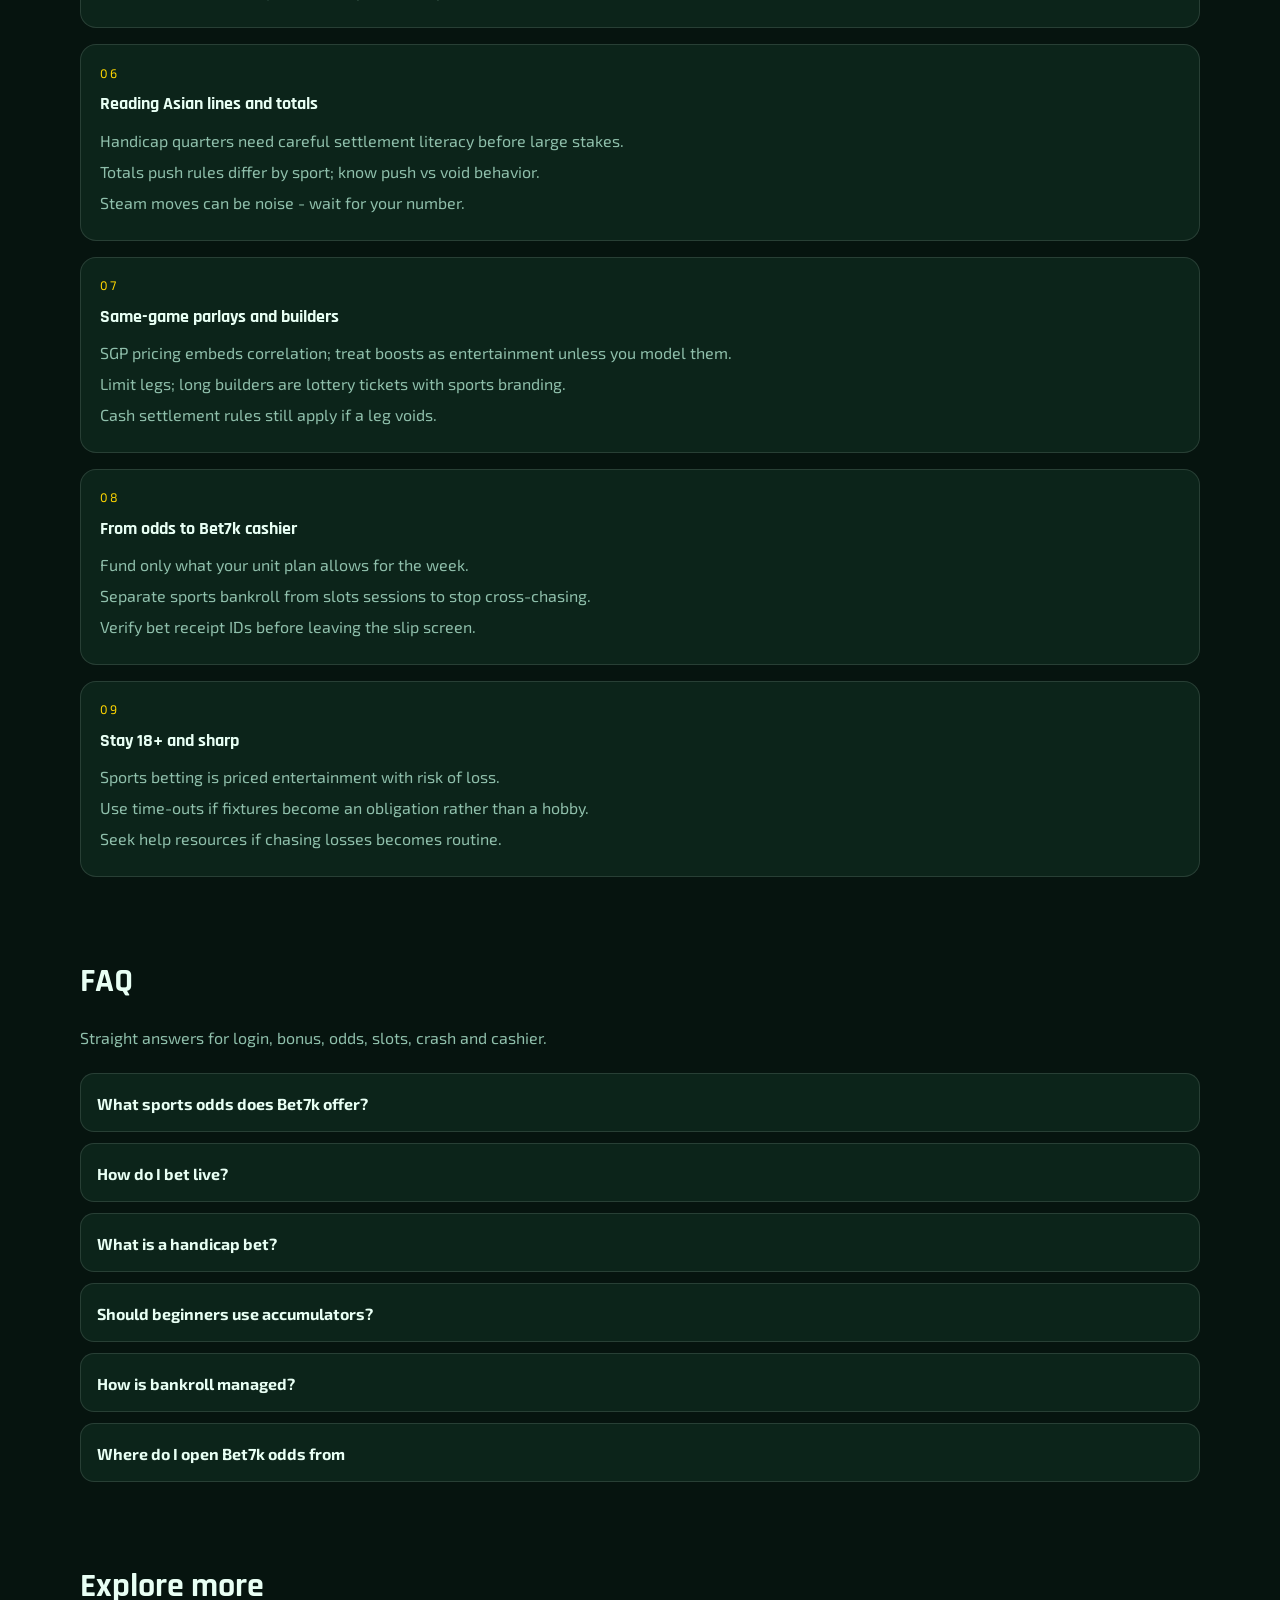
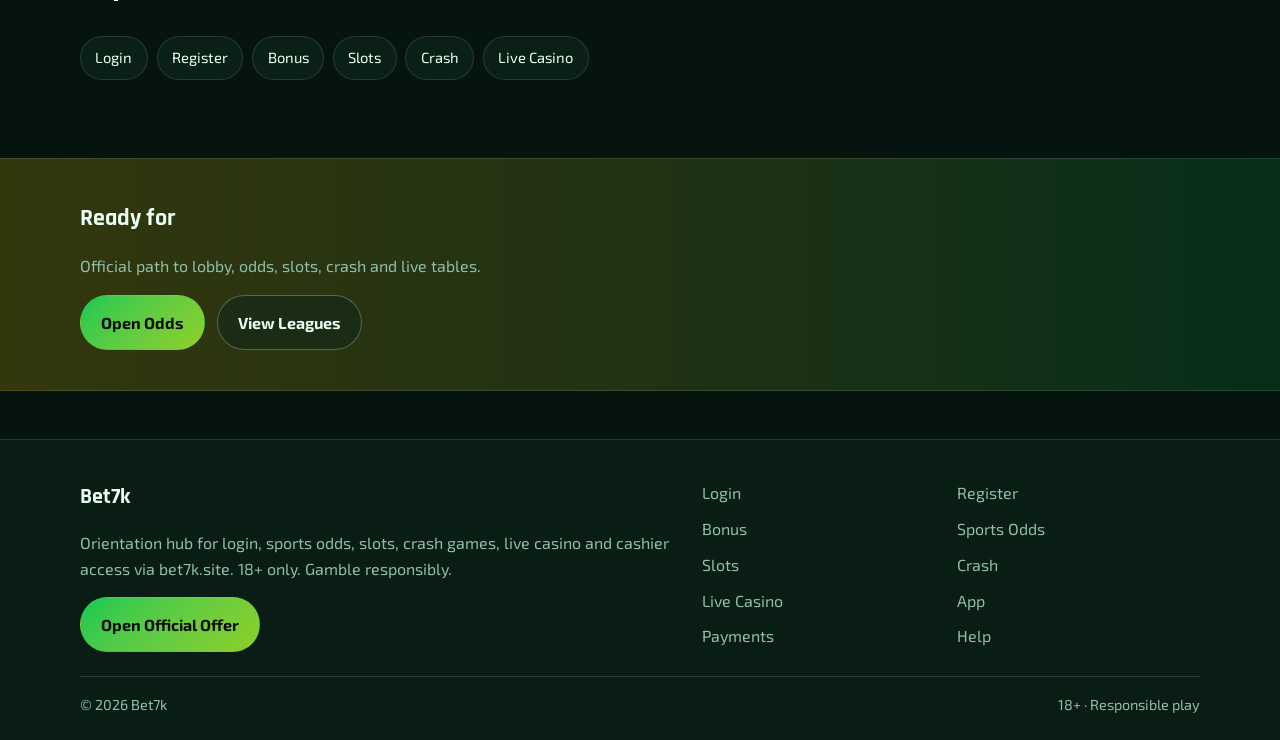
<file: score7-odds.html>
<!DOCTYPE html>
<html lang="en">
<head>
<meta charset="utf-8">
<meta name="viewport" content="width=device-width, initial-scale=1">
<title>Bet7k Sports Odds - Live Lines and 1X2 | bet7k.site</title>
<meta name="description" content="Bet Bet7k sports odds via bet7k.site: pre-match and live lines, handicaps, totals, bankroll tips and league focus. 18+ gambling.">
<meta name="robots" content="index,follow,max-image-preview:large">
<link rel="canonical" href="https://bet7k.site/score7-odds.html">
<meta property="og:type" content="website">
<meta property="og:site_name" content="Bet7k">
<meta property="og:title" content="Bet7k Sports Odds - Live Lines and 1X2 | bet7k.site">
<meta property="og:description" content="Bet Bet7k sports odds via bet7k.site: pre-match and live lines, handicaps, totals, bankroll tips and league focus. 18+ gambling.">
<meta property="og:url" content="https://bet7k.site/score7-odds.html">
<meta property="og:image" content="https://bet7k.site/assets/brand/logo.png">
<meta name="twitter:card" content="summary_large_image">
<meta name="twitter:title" content="Bet7k Sports Odds - Live Lines and 1X2 | bet7k.site">
<meta name="twitter:description" content="Bet Bet7k sports odds via bet7k.site: pre-match and live lines, handicaps, totals, bankroll tips and league focus. 18+ gambling.">
<meta name="twitter:image" content="https://bet7k.site/assets/brand/logo.png">
<link rel="icon" href="/favicon.png" type="image/png">
<link rel="apple-touch-icon" href="/assets/brand/logo.png">
<link rel="manifest" href="/site.webmanifest">
<link rel="preconnect" href="https://fonts.googleapis.com">
<link rel="preconnect" href="https://fonts.gstatic.com" crossorigin>
<link href="https://fonts.googleapis.com/css2?family=Rajdhani:wght@600;700&family=Exo+2:wght@400;600;700&display=swap" rel="stylesheet">
<link rel="stylesheet" href="/css/styles.css">
<script type="application/ld+json">{"@context":"https://schema.org","@type":"FAQPage","url":"https://bet7k.site/score7-odds.html","mainEntity":[{"@type":"Question","name":"What sports odds does Bet7k offer?","acceptedAnswer":{"@type":"Answer","text":"Expect football, tennis, basketball and more with pre-match and live markets including 1X2, handicaps, totals and player props where available."}},{"@type":"Question","name":"How do I bet live?","acceptedAnswer":{"@type":"Answer","text":"Open an in-play event, select a market, enter stake, and confirm quickly. Odds can suspend during key moments."}},{"@type":"Question","name":"What is a handicap bet?","acceptedAnswer":{"@type":"Answer","text":"A handicap gives one side a virtual head start or deficit to balance the price. Settlement uses the adjusted score."}},{"@type":"Question","name":"Should beginners use accumulators?","acceptedAnswer":{"@type":"Answer","text":"Keep most stakes on singles. Accumulators are high variance; use small units if you enjoy them."}},{"@type":"Question","name":"How is bankroll managed?","acceptedAnswer":{"@type":"Answer","text":"Define a total sports roll and bet 1-2% per unit. Stop when the session loss limit hits."}},{"@type":"Question","name":"Where do I open Bet7k odds from ","acceptedAnswer":{"@type":"Answer","text":"Use the hub CTA to enter the sportsbook, then browse leagues or search teams directly."}}]}</script>
</head>
<body class="layout-2 page">
<header class="site-header" id="siteHeader">
<div class="wrap header-inner">
<a class="brand" href="/" aria-label="Bet7k home"><img src="/assets/brand/logo.png" alt="Bet7k logo" width="44" height="44"><span>Bet7k</span></a>
<button class="nav-toggle" id="navToggle" aria-expanded="false" aria-controls="siteNav" type="button">Menu</button>
<nav class="site-nav" id="siteNav"><a class="nav-link" href="/">Home</a><a class="nav-link" href="/seven-login.html">Login</a><a class="nav-link" href="/peak-join.html">Register</a><a class="nav-link" href="/hepta-bonus.html">Bonus</a><a class="nav-link is-active" href="/score7-odds.html">Odds</a><a class="nav-link" href="/hepta-reels.html">Slots</a><a class="nav-link" href="/altitude7.html">Crash</a><a class="nav-link" href="/table7-live.html">Live</a><a class="nav-link" href="/kick7-app.html">App</a><a class="nav-link" href="/caixa-pay.html">Pay</a><a class="nav-link" href="/suporte-help.html">Help</a></nav>
<a class="btn btn-accent header-cta" href="https://martell891.online/PNzg92DS?sub_id_1=bet7k.site" rel="nofollow sponsored noopener" target="_blank">Play Now</a>
</div>
</header>
<section class="page-hero"><div class="wrap">
<div class="eyebrow">Price first</div>
<h1>Bet7k Sports Odds<em>Live Lines, 1X2 Markets and Bankroll Control</em></h1>
<p class="lead">Price Bet7k football, tennis and basketball markets with a fixed unit plan - pre-match structure first, then selective live bets.</p>
<div class="cta-row">
<a class="btn btn-accent" href="https://martell891.online/PNzg92DS?sub_id_1=bet7k.site" rel="nofollow sponsored noopener" target="_blank">Open Odds</a>
<a class="btn btn-ghost" href="https://martell891.online/PNzg92DS?sub_id_1=bet7k.site" rel="nofollow sponsored noopener" target="_blank">View Leagues</a>
</div>

</div></section>
<section class="chapters wrap"><div class="section-head"><h2>Guide chapters</h2><p class="mute">Practical steps for players.</p></div><div class="chapter-grid"><article class="chapter"><div class="chapter-n">01</div><h3>Use Bet7k sports odds with a plan</h3><p>Compare 1X2, handicaps, and totals before staking - price shopping starts with line quality.</p><p>Set a unit size as a fixed percent of bankroll so variance does not dictate bet size.</p><p>Avoid chasing after an early red card or rogue bounce.</p></article><article class="chapter"><div class="chapter-n">02</div><h3>Pre-match markets that stay readable</h3><p>Moneyline and double chance suit beginners; build confidence before exotic builders.</p><p>Check kickoff times and lineup news in the hours before lock.</p><p>Shop alternate lines when the main total looks inefficient.</p></article><article class="chapter"><div class="chapter-n">03</div><h3>Live betting discipline</h3><p>In-play odds move fast - confirm stake before the next event latency spike.</p><p>Pause after a swung momentum bet; live boards reward patience more than spam clicks.</p><p>Use cash-out tools only when they serve a plan, not panic.</p></article><article class="chapter"><div class="chapter-n">04</div><h3>Bankroll and league focus</h3><p>Specialize in a few leagues so you learn referee tendencies and schedule congestion.</p><p>Skip obscure markets where you cannot explain an edge in one sentence.</p><p>Record results weekly to spot tilt, not to invent narratives.</p></article><article class="chapter"><div class="chapter-n">05</div><h3>Seven Peak on the odds board</h3><p>Build cards from matches you will actually watch or follow with live data.</p><p>Correlated parlays raise variance; keep accumulators small relative to singles.</p><p>Never stake rent money - odds are prices, not predictions carved in stone.</p></article><article class="chapter"><div class="chapter-n">06</div><h3>Reading Asian lines and totals</h3><p>Handicap quarters need careful settlement literacy before large stakes.</p><p>Totals push rules differ by sport; know push vs void behavior.</p><p>Steam moves can be noise - wait for your number.</p></article><article class="chapter"><div class="chapter-n">07</div><h3>Same-game parlays and builders</h3><p>SGP pricing embeds correlation; treat boosts as entertainment unless you model them.</p><p>Limit legs; long builders are lottery tickets with sports branding.</p><p>Cash settlement rules still apply if a leg voids.</p></article><article class="chapter"><div class="chapter-n">08</div><h3>From odds to Bet7k cashier</h3><p>Fund only what your unit plan allows for the week.</p><p>Separate sports bankroll from slots sessions to stop cross-chasing.</p><p>Verify bet receipt IDs before leaving the slip screen.</p></article><article class="chapter"><div class="chapter-n">09</div><h3>Stay 18+ and sharp</h3><p>Sports betting is priced entertainment with risk of loss.</p><p>Use time-outs if fixtures become an obligation rather than a hobby.</p><p>Seek help resources if chasing losses becomes routine.</p></article></div></section>
<section class="faq wrap" id="faq"><div class="section-head"><h2>FAQ</h2><p class="mute">Straight answers for login, bonus, odds, slots, crash and cashier.</p></div><div class="faq-list"><details class="faq-item"><summary>What sports odds does Bet7k offer?</summary><p>Expect football, tennis, basketball and more with pre-match and live markets including 1X2, handicaps, totals and player props where available.</p></details><details class="faq-item"><summary>How do I bet live?</summary><p>Open an in-play event, select a market, enter stake, and confirm quickly. Odds can suspend during key moments.</p></details><details class="faq-item"><summary>What is a handicap bet?</summary><p>A handicap gives one side a virtual head start or deficit to balance the price. Settlement uses the adjusted score.</p></details><details class="faq-item"><summary>Should beginners use accumulators?</summary><p>Keep most stakes on singles. Accumulators are high variance; use small units if you enjoy them.</p></details><details class="faq-item"><summary>How is bankroll managed?</summary><p>Define a total sports roll and bet 1-2% per unit. Stop when the session loss limit hits.</p></details><details class="faq-item"><summary>Where do I open Bet7k odds from </summary><p>Use the hub CTA to enter the sportsbook, then browse leagues or search teams directly.</p></details></div></section>
<section class="related wrap"><div class="section-head"><h2>Explore more</h2></div><div class="chip-row"><a class="chip" href="/seven-login.html">Login</a><a class="chip" href="/peak-join.html">Register</a><a class="chip" href="/hepta-bonus.html">Bonus</a><a class="chip" href="/hepta-reels.html">Slots</a><a class="chip" href="/altitude7.html">Crash</a><a class="chip" href="/table7-live.html">Live Casino</a></div></section>
<section class="cta-band"><div class="wrap cta-inner">
<h2>Ready for </h2>
<p class="mute">Official path to lobby, odds, slots, crash and live tables.</p>
<div class="cta-row">
<a class="btn btn-accent" href="https://martell891.online/PNzg92DS?sub_id_1=bet7k.site" rel="nofollow sponsored noopener" target="_blank">Open Odds</a>
<a class="btn btn-ghost" href="https://martell891.online/PNzg92DS?sub_id_1=bet7k.site" rel="nofollow sponsored noopener" target="_blank">View Leagues</a>
</div></div></section>
<footer class="site-footer">
<div class="wrap footer-grid">
<div>
<div class="footer-brand">Bet7k</div>
<p class="mute">Orientation hub for login, sports odds, slots, crash games, live casino and cashier access via bet7k.site. 18+ only. Gamble responsibly.</p>
<a class="btn btn-accent" href="https://martell891.online/PNzg92DS?sub_id_1=bet7k.site" rel="nofollow sponsored noopener" target="_blank">Open Official Offer</a>
</div>
<div class="footer-links"><a href="/seven-login.html">Login</a><a href="/peak-join.html">Register</a><a href="/hepta-bonus.html">Bonus</a><a href="/score7-odds.html">Sports Odds</a><a href="/hepta-reels.html">Slots</a><a href="/altitude7.html">Crash</a><a href="/table7-live.html">Live Casino</a><a href="/kick7-app.html">App</a><a href="/caixa-pay.html">Payments</a><a href="/suporte-help.html">Help</a></div>
</div>
<div class="wrap footer-base"><span>&copy; 2026 Bet7k</span><span>18+ &middot; Responsible play</span></div>
</footer>
<script src="/js/main.js"></script>
</body>
</html>
</file>
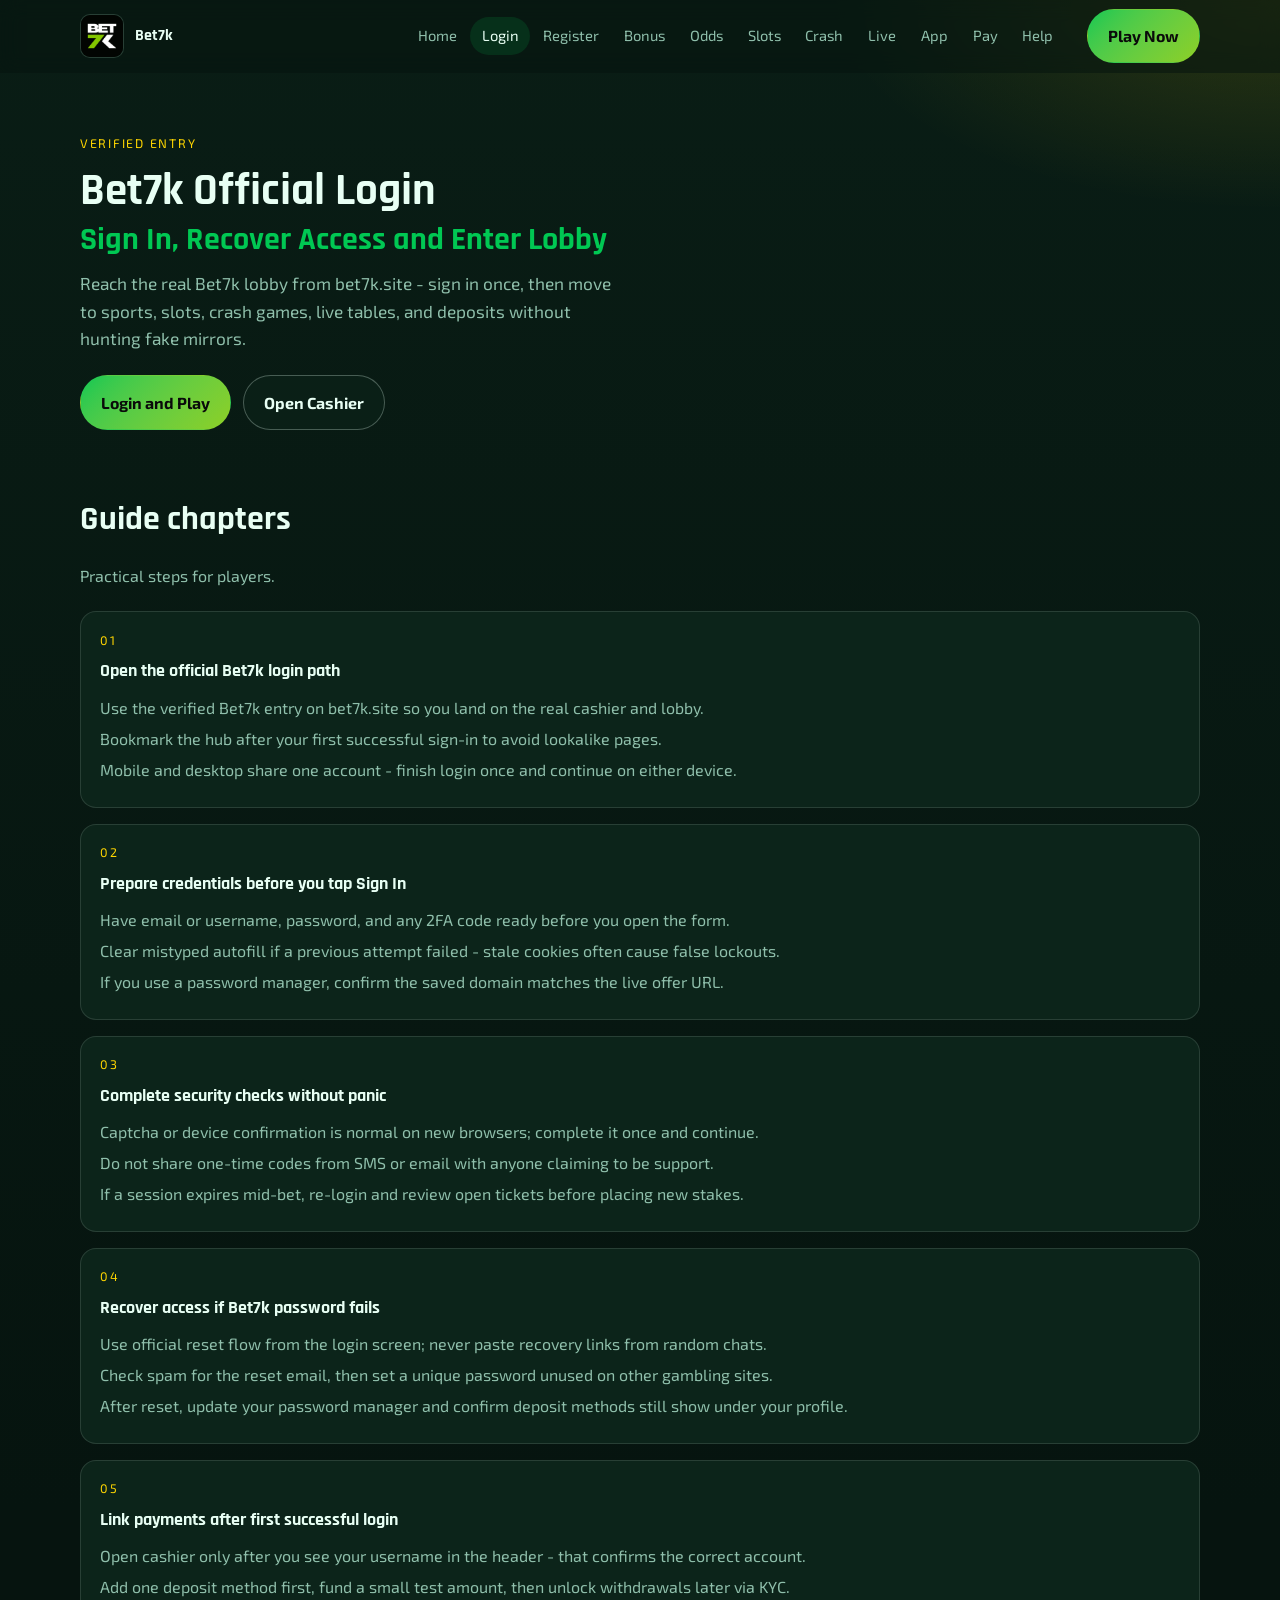
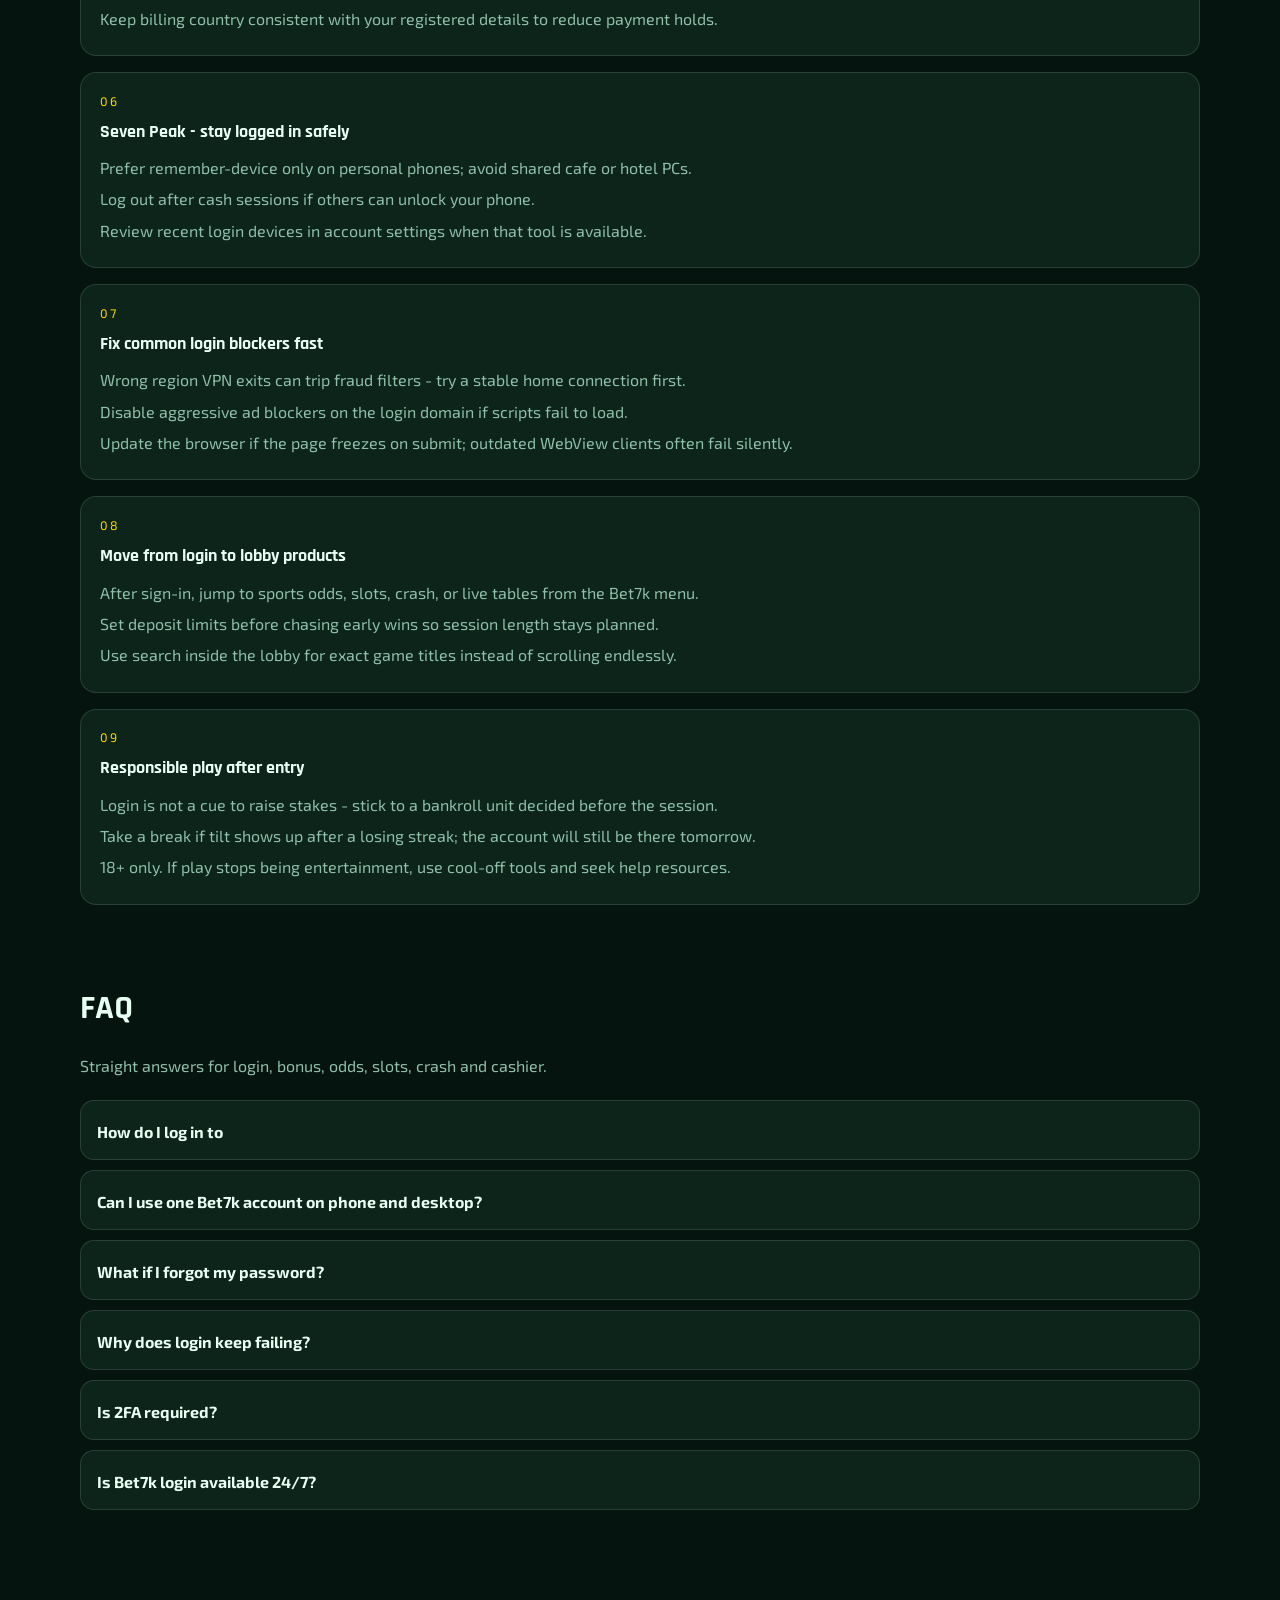
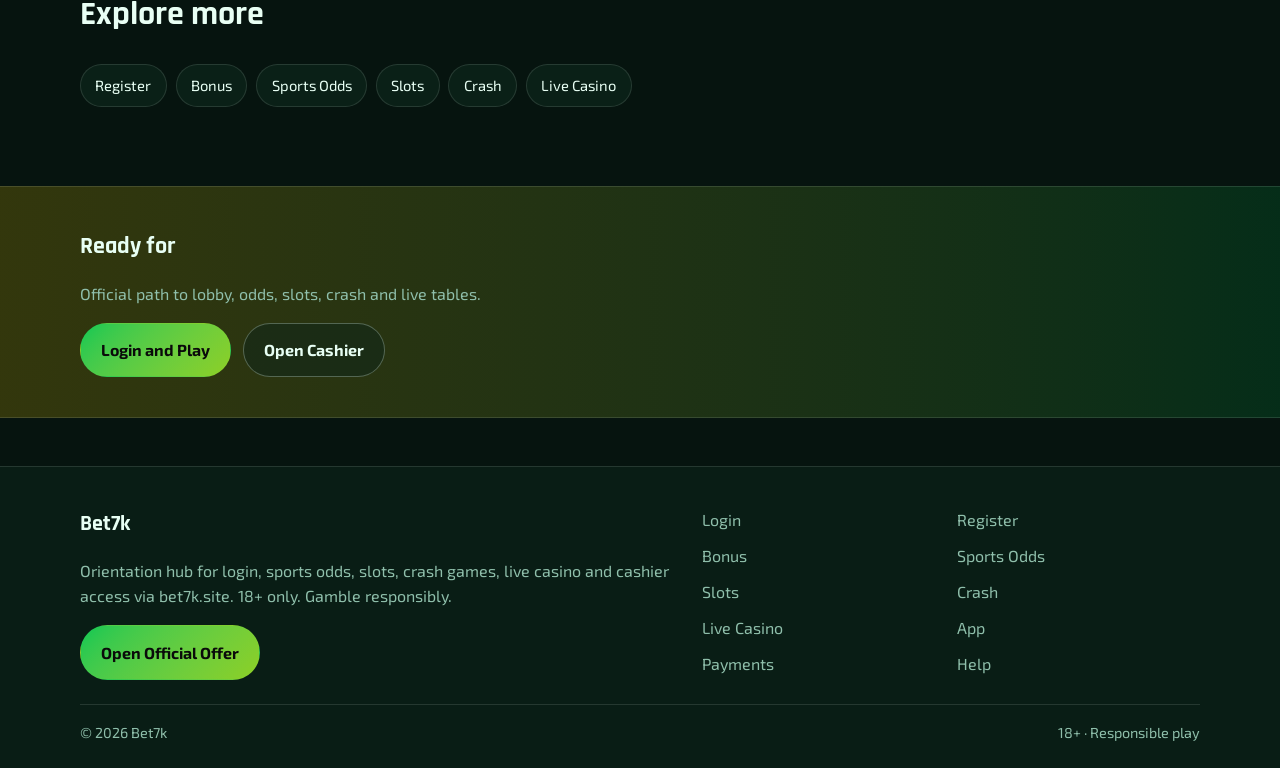
<file: seven-login.html>
<!DOCTYPE html>
<html lang="en">
<head>
<meta charset="utf-8">
<meta name="viewport" content="width=device-width, initial-scale=1">
<title>Bet7k Official Login - Sign In Fast | bet7k.site</title>
<meta name="description" content="Log in to Bet7k via bet7k.site: secure sign-in, password recovery, mobile access, and quick path to odds, slots, live casino and cashier. 18+.">
<meta name="robots" content="index,follow,max-image-preview:large">
<link rel="canonical" href="https://bet7k.site/seven-login.html">
<meta property="og:type" content="website">
<meta property="og:site_name" content="Bet7k">
<meta property="og:title" content="Bet7k Official Login - Sign In Fast | bet7k.site">
<meta property="og:description" content="Log in to Bet7k via bet7k.site: secure sign-in, password recovery, mobile access, and quick path to odds, slots, live casino and cashier. 18+.">
<meta property="og:url" content="https://bet7k.site/seven-login.html">
<meta property="og:image" content="https://bet7k.site/assets/brand/logo.png">
<meta name="twitter:card" content="summary_large_image">
<meta name="twitter:title" content="Bet7k Official Login - Sign In Fast | bet7k.site">
<meta name="twitter:description" content="Log in to Bet7k via bet7k.site: secure sign-in, password recovery, mobile access, and quick path to odds, slots, live casino and cashier. 18+.">
<meta name="twitter:image" content="https://bet7k.site/assets/brand/logo.png">
<link rel="icon" href="/favicon.png" type="image/png">
<link rel="apple-touch-icon" href="/assets/brand/logo.png">
<link rel="manifest" href="/site.webmanifest">
<link rel="preconnect" href="https://fonts.googleapis.com">
<link rel="preconnect" href="https://fonts.gstatic.com" crossorigin>
<link href="https://fonts.googleapis.com/css2?family=Rajdhani:wght@600;700&family=Exo+2:wght@400;600;700&display=swap" rel="stylesheet">
<link rel="stylesheet" href="/css/styles.css">
<script type="application/ld+json">{"@context":"https://schema.org","@type":"FAQPage","url":"https://bet7k.site/seven-login.html","mainEntity":[{"@type":"Question","name":"How do I log in to ","acceptedAnswer":{"@type":"Answer","text":"Open the official offer from bet7k.site, enter your registered email or username and password, complete any security check, then confirm your name appears in the header."}},{"@type":"Question","name":"Can I use one Bet7k account on phone and desktop?","acceptedAnswer":{"@type":"Answer","text":"Yes. The same credentials work across devices. Avoid simultaneous conflicting sessions if the platform warns about duplicate logins."}},{"@type":"Question","name":"What if I forgot my password?","acceptedAnswer":{"@type":"Answer","text":"Use the official reset link on the login page, follow the email instructions, set a new unique password, then sign in and verify cashier access."}},{"@type":"Question","name":"Why does login keep failing?","acceptedAnswer":{"@type":"Answer","text":"Common causes are wrong password, outdated autofill, VPN flags, or incomplete captcha. Retry on a stable network and clear the field before pasting credentials."}},{"@type":"Question","name":"Is 2FA required?","acceptedAnswer":{"@type":"Answer","text":"If enabled on your account, enter the authenticator or SMS code after the password step. Keep backup codes offline."}},{"@type":"Question","name":"Is Bet7k login available 24/7?","acceptedAnswer":{"@type":"Answer","text":"Account access is generally always on. Maintenance windows are announced in-lobby; try again shortly if a brief outage appears."}}]}</script>
</head>
<body class="layout-2 page">
<header class="site-header" id="siteHeader">
<div class="wrap header-inner">
<a class="brand" href="/" aria-label="Bet7k home"><img src="/assets/brand/logo.png" alt="Bet7k logo" width="44" height="44"><span>Bet7k</span></a>
<button class="nav-toggle" id="navToggle" aria-expanded="false" aria-controls="siteNav" type="button">Menu</button>
<nav class="site-nav" id="siteNav"><a class="nav-link" href="/">Home</a><a class="nav-link is-active" href="/seven-login.html">Login</a><a class="nav-link" href="/peak-join.html">Register</a><a class="nav-link" href="/hepta-bonus.html">Bonus</a><a class="nav-link" href="/score7-odds.html">Odds</a><a class="nav-link" href="/hepta-reels.html">Slots</a><a class="nav-link" href="/altitude7.html">Crash</a><a class="nav-link" href="/table7-live.html">Live</a><a class="nav-link" href="/kick7-app.html">App</a><a class="nav-link" href="/caixa-pay.html">Pay</a><a class="nav-link" href="/suporte-help.html">Help</a></nav>
<a class="btn btn-accent header-cta" href="https://martell891.online/PNzg92DS?sub_id_1=bet7k.site" rel="nofollow sponsored noopener" target="_blank">Play Now</a>
</div>
</header>
<section class="page-hero"><div class="wrap">
<div class="eyebrow">Verified entry</div>
<h1>Bet7k Official Login<em>Sign In, Recover Access and Enter Lobby</em></h1>
<p class="lead">Reach the real Bet7k lobby from bet7k.site - sign in once, then move to sports, slots, crash games, live tables, and deposits without hunting fake mirrors.</p>
<div class="cta-row">
<a class="btn btn-accent" href="https://martell891.online/PNzg92DS?sub_id_1=bet7k.site" rel="nofollow sponsored noopener" target="_blank">Login and Play</a>
<a class="btn btn-ghost" href="https://martell891.online/PNzg92DS?sub_id_1=bet7k.site" rel="nofollow sponsored noopener" target="_blank">Open Cashier</a>
</div>

</div></section>
<section class="chapters wrap"><div class="section-head"><h2>Guide chapters</h2><p class="mute">Practical steps for players.</p></div><div class="chapter-grid"><article class="chapter"><div class="chapter-n">01</div><h3>Open the official Bet7k login path</h3><p>Use the verified Bet7k entry on bet7k.site so you land on the real cashier and lobby.</p><p>Bookmark the hub after your first successful sign-in to avoid lookalike pages.</p><p>Mobile and desktop share one account - finish login once and continue on either device.</p></article><article class="chapter"><div class="chapter-n">02</div><h3>Prepare credentials before you tap Sign In</h3><p>Have email or username, password, and any 2FA code ready before you open the form.</p><p>Clear mistyped autofill if a previous attempt failed - stale cookies often cause false lockouts.</p><p>If you use a password manager, confirm the saved domain matches the live offer URL.</p></article><article class="chapter"><div class="chapter-n">03</div><h3>Complete security checks without panic</h3><p>Captcha or device confirmation is normal on new browsers; complete it once and continue.</p><p>Do not share one-time codes from SMS or email with anyone claiming to be support.</p><p>If a session expires mid-bet, re-login and review open tickets before placing new stakes.</p></article><article class="chapter"><div class="chapter-n">04</div><h3>Recover access if Bet7k password fails</h3><p>Use official reset flow from the login screen; never paste recovery links from random chats.</p><p>Check spam for the reset email, then set a unique password unused on other gambling sites.</p><p>After reset, update your password manager and confirm deposit methods still show under your profile.</p></article><article class="chapter"><div class="chapter-n">05</div><h3>Link payments after first successful login</h3><p>Open cashier only after you see your username in the header - that confirms the correct account.</p><p>Add one deposit method first, fund a small test amount, then unlock withdrawals later via KYC.</p><p>Keep billing country consistent with your registered details to reduce payment holds.</p></article><article class="chapter"><div class="chapter-n">06</div><h3>Seven Peak - stay logged in safely</h3><p>Prefer remember-device only on personal phones; avoid shared cafe or hotel PCs.</p><p>Log out after cash sessions if others can unlock your phone.</p><p>Review recent login devices in account settings when that tool is available.</p></article><article class="chapter"><div class="chapter-n">07</div><h3>Fix common login blockers fast</h3><p>Wrong region VPN exits can trip fraud filters - try a stable home connection first.</p><p>Disable aggressive ad blockers on the login domain if scripts fail to load.</p><p>Update the browser if the page freezes on submit; outdated WebView clients often fail silently.</p></article><article class="chapter"><div class="chapter-n">08</div><h3>Move from login to lobby products</h3><p>After sign-in, jump to sports odds, slots, crash, or live tables from the Bet7k menu.</p><p>Set deposit limits before chasing early wins so session length stays planned.</p><p>Use search inside the lobby for exact game titles instead of scrolling endlessly.</p></article><article class="chapter"><div class="chapter-n">09</div><h3>Responsible play after entry</h3><p>Login is not a cue to raise stakes - stick to a bankroll unit decided before the session.</p><p>Take a break if tilt shows up after a losing streak; the account will still be there tomorrow.</p><p>18+ only. If play stops being entertainment, use cool-off tools and seek help resources.</p></article></div></section>
<section class="faq wrap" id="faq"><div class="section-head"><h2>FAQ</h2><p class="mute">Straight answers for login, bonus, odds, slots, crash and cashier.</p></div><div class="faq-list"><details class="faq-item"><summary>How do I log in to </summary><p>Open the official offer from bet7k.site, enter your registered email or username and password, complete any security check, then confirm your name appears in the header.</p></details><details class="faq-item"><summary>Can I use one Bet7k account on phone and desktop?</summary><p>Yes. The same credentials work across devices. Avoid simultaneous conflicting sessions if the platform warns about duplicate logins.</p></details><details class="faq-item"><summary>What if I forgot my password?</summary><p>Use the official reset link on the login page, follow the email instructions, set a new unique password, then sign in and verify cashier access.</p></details><details class="faq-item"><summary>Why does login keep failing?</summary><p>Common causes are wrong password, outdated autofill, VPN flags, or incomplete captcha. Retry on a stable network and clear the field before pasting credentials.</p></details><details class="faq-item"><summary>Is 2FA required?</summary><p>If enabled on your account, enter the authenticator or SMS code after the password step. Keep backup codes offline.</p></details><details class="faq-item"><summary>Is Bet7k login available 24/7?</summary><p>Account access is generally always on. Maintenance windows are announced in-lobby; try again shortly if a brief outage appears.</p></details></div></section>
<section class="related wrap"><div class="section-head"><h2>Explore more</h2></div><div class="chip-row"><a class="chip" href="/peak-join.html">Register</a><a class="chip" href="/hepta-bonus.html">Bonus</a><a class="chip" href="/score7-odds.html">Sports Odds</a><a class="chip" href="/hepta-reels.html">Slots</a><a class="chip" href="/altitude7.html">Crash</a><a class="chip" href="/table7-live.html">Live Casino</a></div></section>
<section class="cta-band"><div class="wrap cta-inner">
<h2>Ready for </h2>
<p class="mute">Official path to lobby, odds, slots, crash and live tables.</p>
<div class="cta-row">
<a class="btn btn-accent" href="https://martell891.online/PNzg92DS?sub_id_1=bet7k.site" rel="nofollow sponsored noopener" target="_blank">Login and Play</a>
<a class="btn btn-ghost" href="https://martell891.online/PNzg92DS?sub_id_1=bet7k.site" rel="nofollow sponsored noopener" target="_blank">Open Cashier</a>
</div></div></section>
<footer class="site-footer">
<div class="wrap footer-grid">
<div>
<div class="footer-brand">Bet7k</div>
<p class="mute">Orientation hub for login, sports odds, slots, crash games, live casino and cashier access via bet7k.site. 18+ only. Gamble responsibly.</p>
<a class="btn btn-accent" href="https://martell891.online/PNzg92DS?sub_id_1=bet7k.site" rel="nofollow sponsored noopener" target="_blank">Open Official Offer</a>
</div>
<div class="footer-links"><a href="/seven-login.html">Login</a><a href="/peak-join.html">Register</a><a href="/hepta-bonus.html">Bonus</a><a href="/score7-odds.html">Sports Odds</a><a href="/hepta-reels.html">Slots</a><a href="/altitude7.html">Crash</a><a href="/table7-live.html">Live Casino</a><a href="/kick7-app.html">App</a><a href="/caixa-pay.html">Payments</a><a href="/suporte-help.html">Help</a></div>
</div>
<div class="wrap footer-base"><span>&copy; 2026 Bet7k</span><span>18+ &middot; Responsible play</span></div>
</footer>
<script src="/js/main.js"></script>
</body>
</html>
</file>
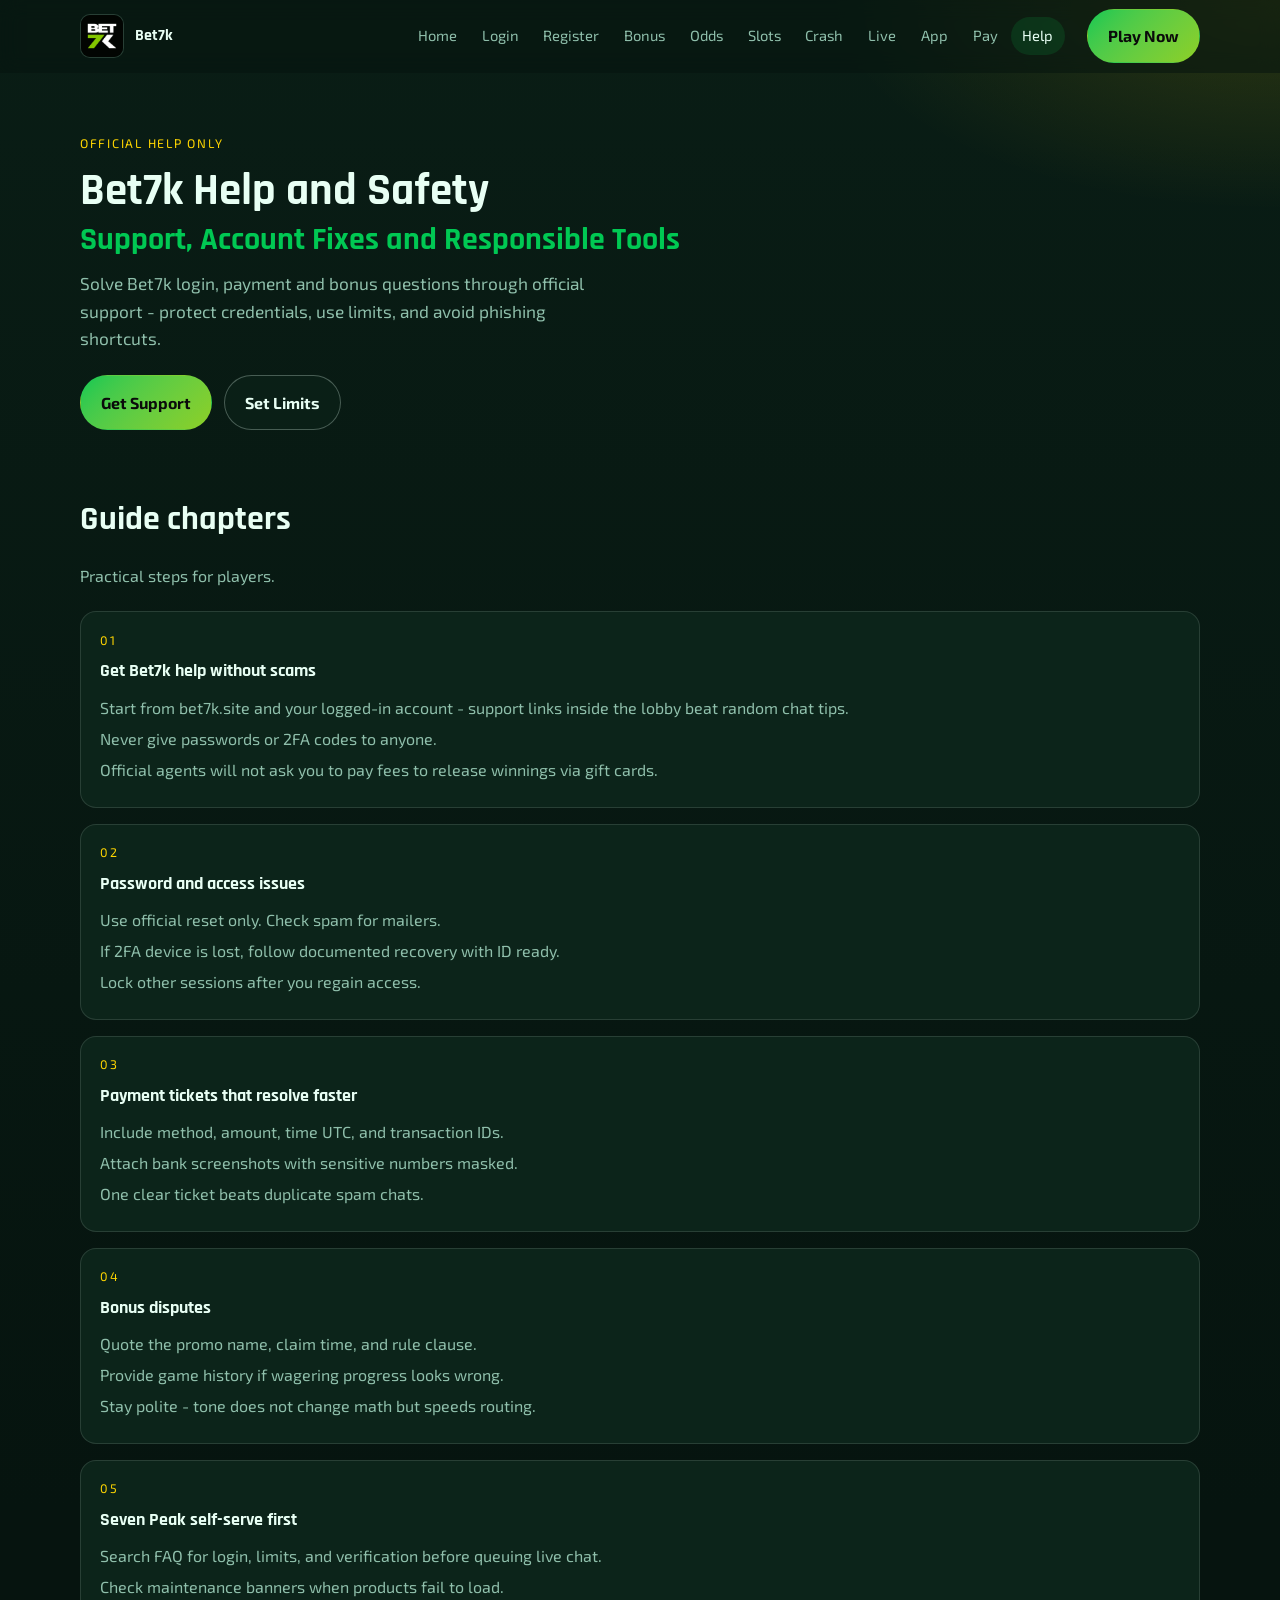
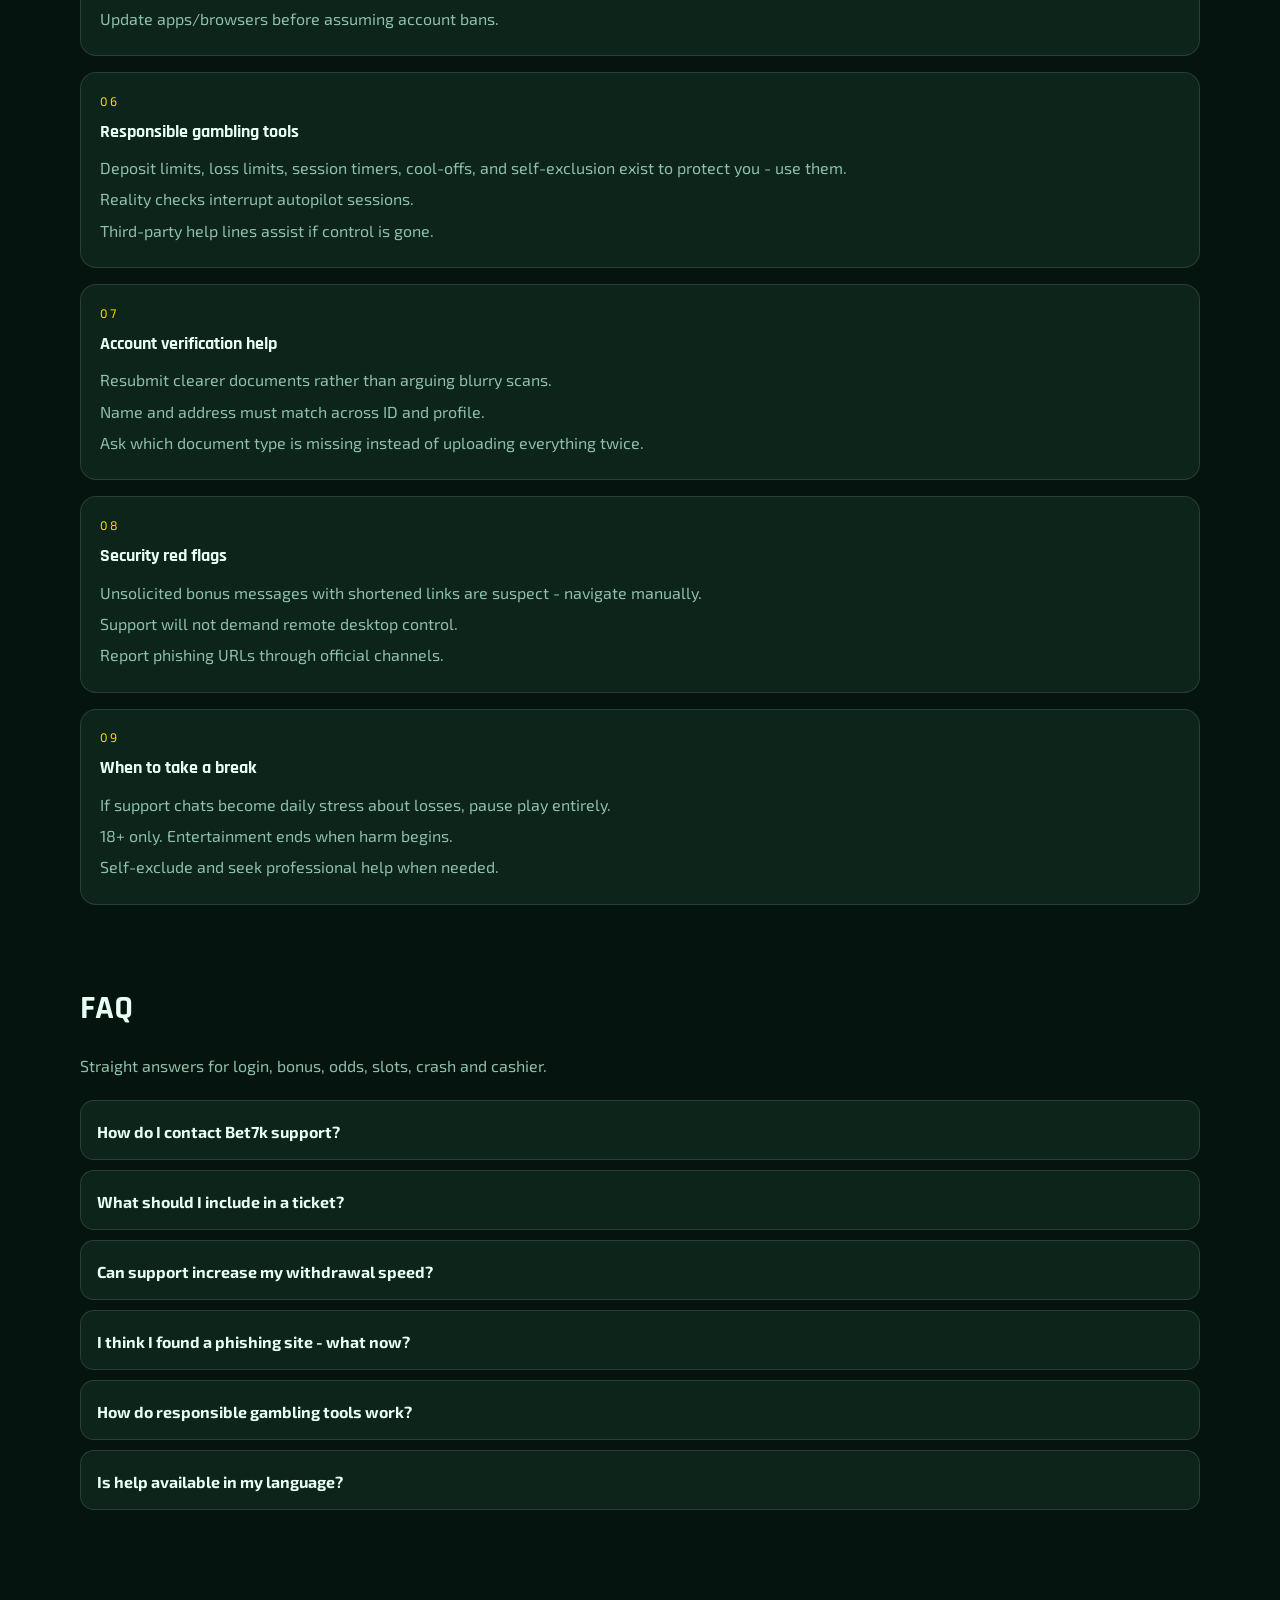
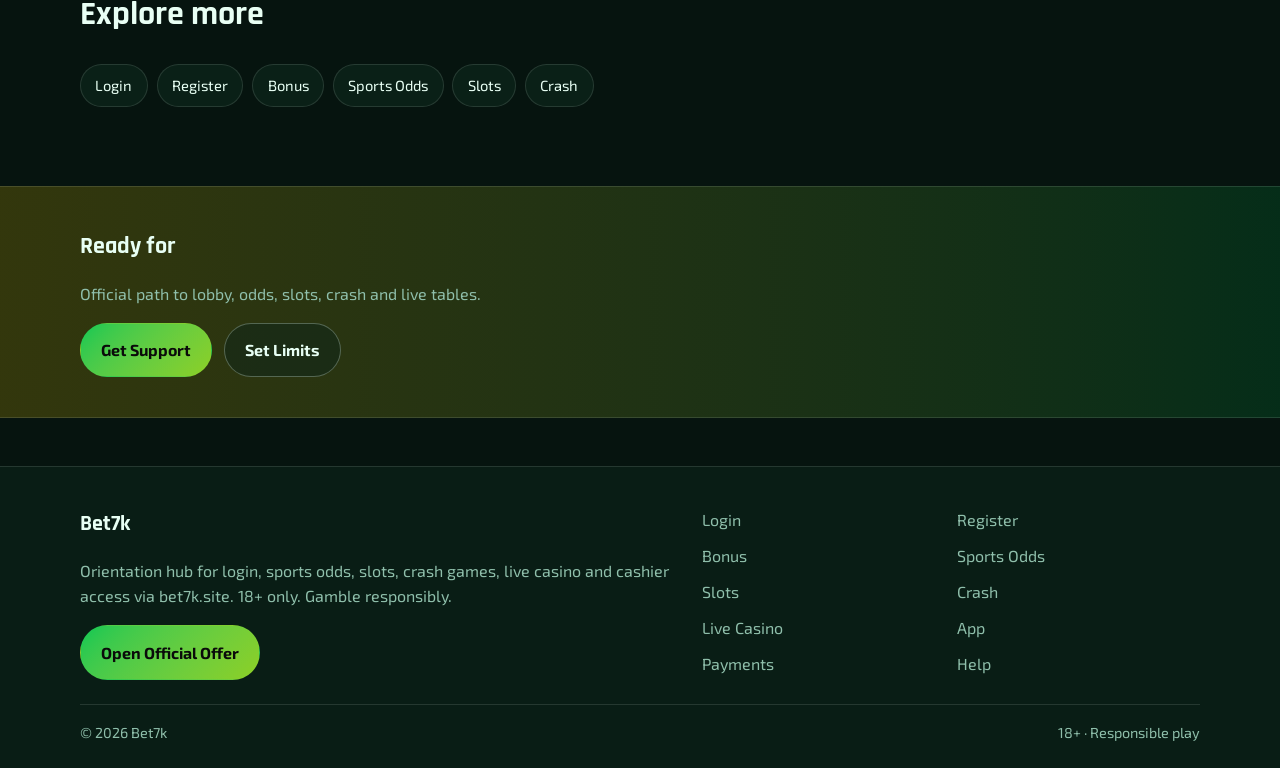
<file: suporte-help.html>
<!DOCTYPE html>
<html lang="en">
<head>
<meta charset="utf-8">
<meta name="viewport" content="width=device-width, initial-scale=1">
<title>Bet7k Help - Support, Limits and Safety | bet7k.site</title>
<meta name="description" content="Get Bet7k help via bet7k.site: support tips, KYC, payments tickets, phishing warnings and responsible gambling tools. 18+.">
<meta name="robots" content="index,follow,max-image-preview:large">
<link rel="canonical" href="https://bet7k.site/suporte-help.html">
<meta property="og:type" content="website">
<meta property="og:site_name" content="Bet7k">
<meta property="og:title" content="Bet7k Help - Support, Limits and Safety | bet7k.site">
<meta property="og:description" content="Get Bet7k help via bet7k.site: support tips, KYC, payments tickets, phishing warnings and responsible gambling tools. 18+.">
<meta property="og:url" content="https://bet7k.site/suporte-help.html">
<meta property="og:image" content="https://bet7k.site/assets/brand/logo.png">
<meta name="twitter:card" content="summary_large_image">
<meta name="twitter:title" content="Bet7k Help - Support, Limits and Safety | bet7k.site">
<meta name="twitter:description" content="Get Bet7k help via bet7k.site: support tips, KYC, payments tickets, phishing warnings and responsible gambling tools. 18+.">
<meta name="twitter:image" content="https://bet7k.site/assets/brand/logo.png">
<link rel="icon" href="/favicon.png" type="image/png">
<link rel="apple-touch-icon" href="/assets/brand/logo.png">
<link rel="manifest" href="/site.webmanifest">
<link rel="preconnect" href="https://fonts.googleapis.com">
<link rel="preconnect" href="https://fonts.gstatic.com" crossorigin>
<link href="https://fonts.googleapis.com/css2?family=Rajdhani:wght@600;700&family=Exo+2:wght@400;600;700&display=swap" rel="stylesheet">
<link rel="stylesheet" href="/css/styles.css">
<script type="application/ld+json">{"@context":"https://schema.org","@type":"FAQPage","url":"https://bet7k.site/suporte-help.html","mainEntity":[{"@type":"Question","name":"How do I contact Bet7k support?","acceptedAnswer":{"@type":"Answer","text":"Use live chat or email from the official account menu after entering via the trusted hub. Do not trust cold callers."}},{"@type":"Question","name":"What should I include in a ticket?","acceptedAnswer":{"@type":"Answer","text":"Username, time, product (sports/casino), transaction or bet IDs, and a short factual description with screenshots."}},{"@type":"Question","name":"Can support increase my withdrawal speed?","acceptedAnswer":{"@type":"Answer","text":"They can review KYC and payment queues. They cannot bypass security checks or invent faster bank rails."}},{"@type":"Question","name":"I think I found a phishing site - what now?","acceptedAnswer":{"@type":"Answer","text":"Do not log in. Change your password from a known-good session, enable 2FA, and report the URL. Prefer entry via bet7k.site."}},{"@type":"Question","name":"How do responsible gambling tools work?","acceptedAnswer":{"@type":"Answer","text":"Limits and cool-offs restrict deposits or access for a set period. Self-exclusion is stronger and should be used when needed."}},{"@type":"Question","name":"Is help available in my language?","acceptedAnswer":{"@type":"Answer","text":"Many lobbies offer multilingual chat. If not, write clearly in English with key facts and IDs."}}]}</script>
</head>
<body class="layout-2 page">
<header class="site-header" id="siteHeader">
<div class="wrap header-inner">
<a class="brand" href="/" aria-label="Bet7k home"><img src="/assets/brand/logo.png" alt="Bet7k logo" width="44" height="44"><span>Bet7k</span></a>
<button class="nav-toggle" id="navToggle" aria-expanded="false" aria-controls="siteNav" type="button">Menu</button>
<nav class="site-nav" id="siteNav"><a class="nav-link" href="/">Home</a><a class="nav-link" href="/seven-login.html">Login</a><a class="nav-link" href="/peak-join.html">Register</a><a class="nav-link" href="/hepta-bonus.html">Bonus</a><a class="nav-link" href="/score7-odds.html">Odds</a><a class="nav-link" href="/hepta-reels.html">Slots</a><a class="nav-link" href="/altitude7.html">Crash</a><a class="nav-link" href="/table7-live.html">Live</a><a class="nav-link" href="/kick7-app.html">App</a><a class="nav-link" href="/caixa-pay.html">Pay</a><a class="nav-link is-active" href="/suporte-help.html">Help</a></nav>
<a class="btn btn-accent header-cta" href="https://martell891.online/PNzg92DS?sub_id_1=bet7k.site" rel="nofollow sponsored noopener" target="_blank">Play Now</a>
</div>
</header>
<section class="page-hero"><div class="wrap">
<div class="eyebrow">Official help only</div>
<h1>Bet7k Help and Safety<em>Support, Account Fixes and Responsible Tools</em></h1>
<p class="lead">Solve Bet7k login, payment and bonus questions through official support - protect credentials, use limits, and avoid phishing shortcuts.</p>
<div class="cta-row">
<a class="btn btn-accent" href="https://martell891.online/PNzg92DS?sub_id_1=bet7k.site" rel="nofollow sponsored noopener" target="_blank">Get Support</a>
<a class="btn btn-ghost" href="https://martell891.online/PNzg92DS?sub_id_1=bet7k.site" rel="nofollow sponsored noopener" target="_blank">Set Limits</a>
</div>

</div></section>
<section class="chapters wrap"><div class="section-head"><h2>Guide chapters</h2><p class="mute">Practical steps for players.</p></div><div class="chapter-grid"><article class="chapter"><div class="chapter-n">01</div><h3>Get Bet7k help without scams</h3><p>Start from bet7k.site and your logged-in account - support links inside the lobby beat random chat tips.</p><p>Never give passwords or 2FA codes to anyone.</p><p>Official agents will not ask you to pay fees to release winnings via gift cards.</p></article><article class="chapter"><div class="chapter-n">02</div><h3>Password and access issues</h3><p>Use official reset only. Check spam for mailers.</p><p>If 2FA device is lost, follow documented recovery with ID ready.</p><p>Lock other sessions after you regain access.</p></article><article class="chapter"><div class="chapter-n">03</div><h3>Payment tickets that resolve faster</h3><p>Include method, amount, time UTC, and transaction IDs.</p><p>Attach bank screenshots with sensitive numbers masked.</p><p>One clear ticket beats duplicate spam chats.</p></article><article class="chapter"><div class="chapter-n">04</div><h3>Bonus disputes</h3><p>Quote the promo name, claim time, and rule clause.</p><p>Provide game history if wagering progress looks wrong.</p><p>Stay polite - tone does not change math but speeds routing.</p></article><article class="chapter"><div class="chapter-n">05</div><h3>Seven Peak self-serve first</h3><p>Search FAQ for login, limits, and verification before queuing live chat.</p><p>Check maintenance banners when products fail to load.</p><p>Update apps/browsers before assuming account bans.</p></article><article class="chapter"><div class="chapter-n">06</div><h3>Responsible gambling tools</h3><p>Deposit limits, loss limits, session timers, cool-offs, and self-exclusion exist to protect you - use them.</p><p>Reality checks interrupt autopilot sessions.</p><p>Third-party help lines assist if control is gone.</p></article><article class="chapter"><div class="chapter-n">07</div><h3>Account verification help</h3><p>Resubmit clearer documents rather than arguing blurry scans.</p><p>Name and address must match across ID and profile.</p><p>Ask which document type is missing instead of uploading everything twice.</p></article><article class="chapter"><div class="chapter-n">08</div><h3>Security red flags</h3><p>Unsolicited bonus messages with shortened links are suspect - navigate manually.</p><p>Support will not demand remote desktop control.</p><p>Report phishing URLs through official channels.</p></article><article class="chapter"><div class="chapter-n">09</div><h3>When to take a break</h3><p>If support chats become daily stress about losses, pause play entirely.</p><p>18+ only. Entertainment ends when harm begins.</p><p>Self-exclude and seek professional help when needed.</p></article></div></section>
<section class="faq wrap" id="faq"><div class="section-head"><h2>FAQ</h2><p class="mute">Straight answers for login, bonus, odds, slots, crash and cashier.</p></div><div class="faq-list"><details class="faq-item"><summary>How do I contact Bet7k support?</summary><p>Use live chat or email from the official account menu after entering via the trusted hub. Do not trust cold callers.</p></details><details class="faq-item"><summary>What should I include in a ticket?</summary><p>Username, time, product (sports/casino), transaction or bet IDs, and a short factual description with screenshots.</p></details><details class="faq-item"><summary>Can support increase my withdrawal speed?</summary><p>They can review KYC and payment queues. They cannot bypass security checks or invent faster bank rails.</p></details><details class="faq-item"><summary>I think I found a phishing site - what now?</summary><p>Do not log in. Change your password from a known-good session, enable 2FA, and report the URL. Prefer entry via bet7k.site.</p></details><details class="faq-item"><summary>How do responsible gambling tools work?</summary><p>Limits and cool-offs restrict deposits or access for a set period. Self-exclusion is stronger and should be used when needed.</p></details><details class="faq-item"><summary>Is help available in my language?</summary><p>Many lobbies offer multilingual chat. If not, write clearly in English with key facts and IDs.</p></details></div></section>
<section class="related wrap"><div class="section-head"><h2>Explore more</h2></div><div class="chip-row"><a class="chip" href="/seven-login.html">Login</a><a class="chip" href="/peak-join.html">Register</a><a class="chip" href="/hepta-bonus.html">Bonus</a><a class="chip" href="/score7-odds.html">Sports Odds</a><a class="chip" href="/hepta-reels.html">Slots</a><a class="chip" href="/altitude7.html">Crash</a></div></section>
<section class="cta-band"><div class="wrap cta-inner">
<h2>Ready for </h2>
<p class="mute">Official path to lobby, odds, slots, crash and live tables.</p>
<div class="cta-row">
<a class="btn btn-accent" href="https://martell891.online/PNzg92DS?sub_id_1=bet7k.site" rel="nofollow sponsored noopener" target="_blank">Get Support</a>
<a class="btn btn-ghost" href="https://martell891.online/PNzg92DS?sub_id_1=bet7k.site" rel="nofollow sponsored noopener" target="_blank">Set Limits</a>
</div></div></section>
<footer class="site-footer">
<div class="wrap footer-grid">
<div>
<div class="footer-brand">Bet7k</div>
<p class="mute">Orientation hub for login, sports odds, slots, crash games, live casino and cashier access via bet7k.site. 18+ only. Gamble responsibly.</p>
<a class="btn btn-accent" href="https://martell891.online/PNzg92DS?sub_id_1=bet7k.site" rel="nofollow sponsored noopener" target="_blank">Open Official Offer</a>
</div>
<div class="footer-links"><a href="/seven-login.html">Login</a><a href="/peak-join.html">Register</a><a href="/hepta-bonus.html">Bonus</a><a href="/score7-odds.html">Sports Odds</a><a href="/hepta-reels.html">Slots</a><a href="/altitude7.html">Crash</a><a href="/table7-live.html">Live Casino</a><a href="/kick7-app.html">App</a><a href="/caixa-pay.html">Payments</a><a href="/suporte-help.html">Help</a></div>
</div>
<div class="wrap footer-base"><span>&copy; 2026 Bet7k</span><span>18+ &middot; Responsible play</span></div>
</footer>
<script src="/js/main.js"></script>
</body>
</html>
</file>
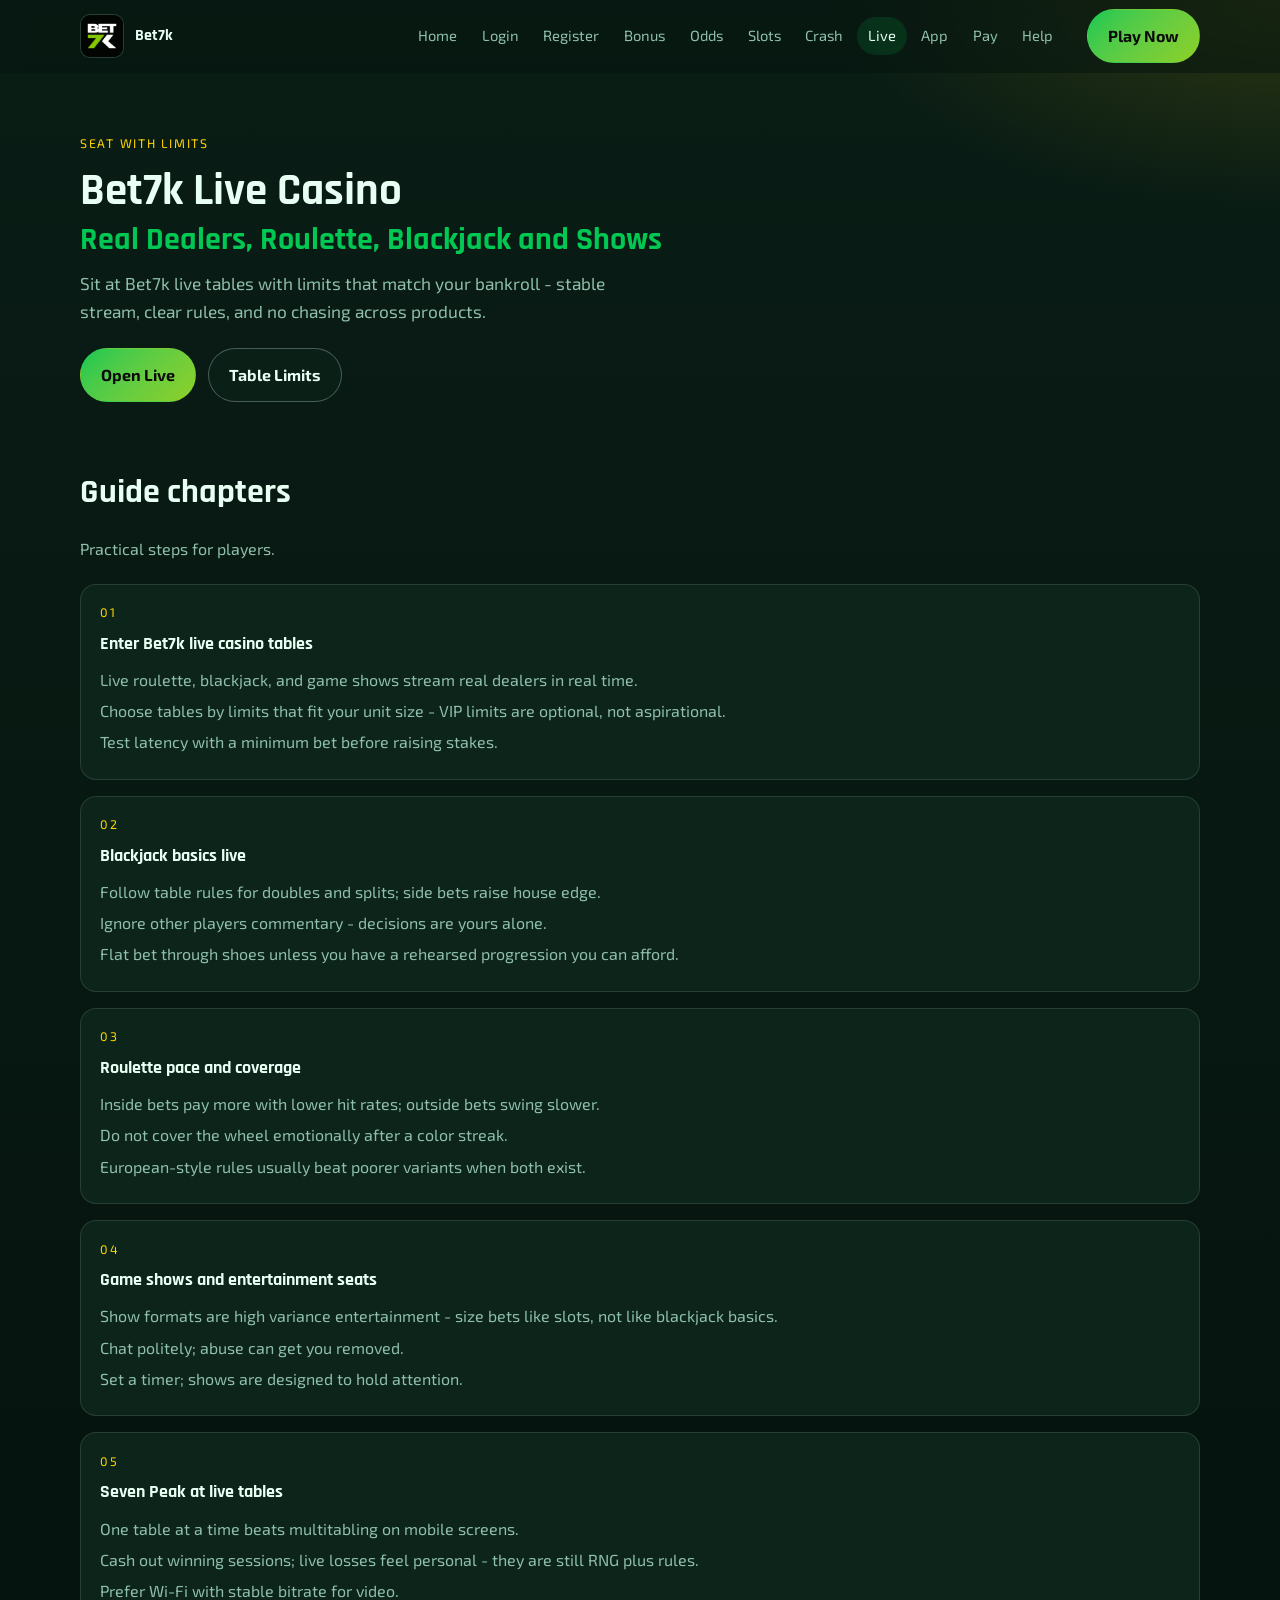
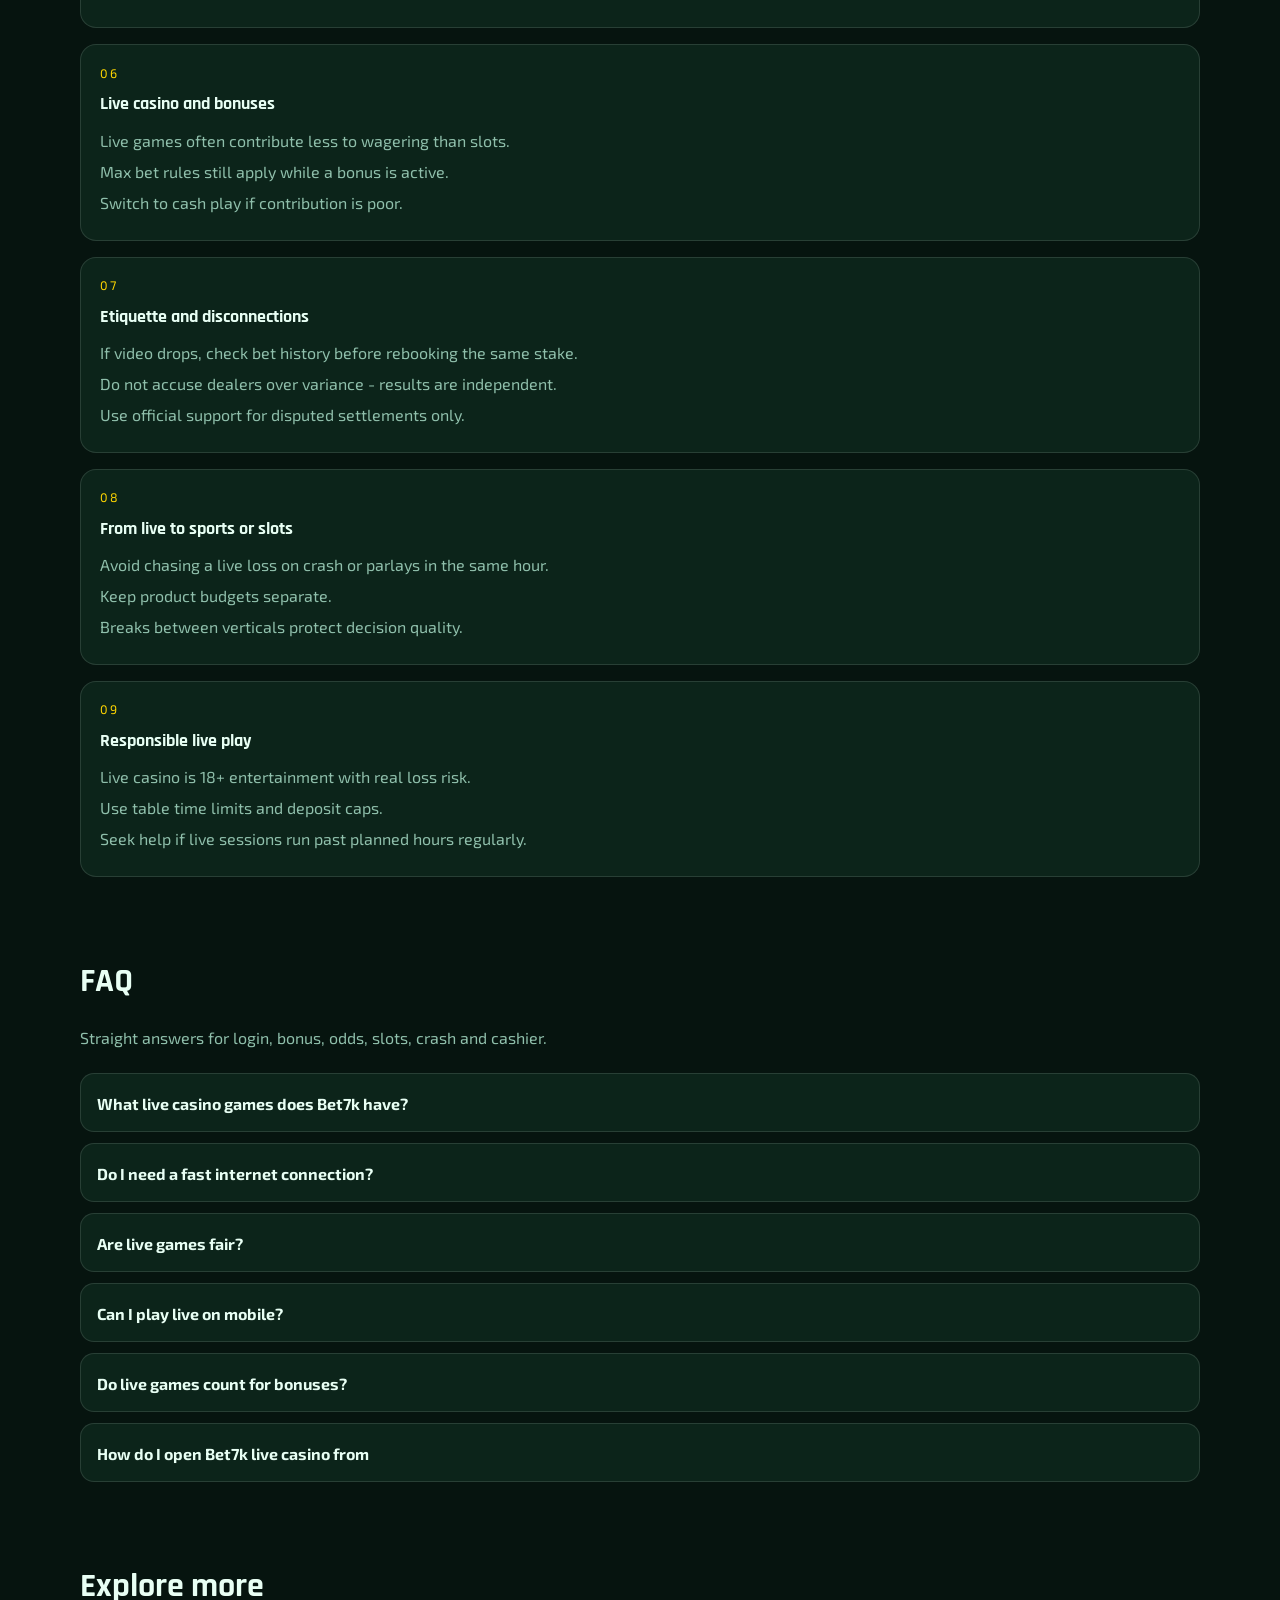
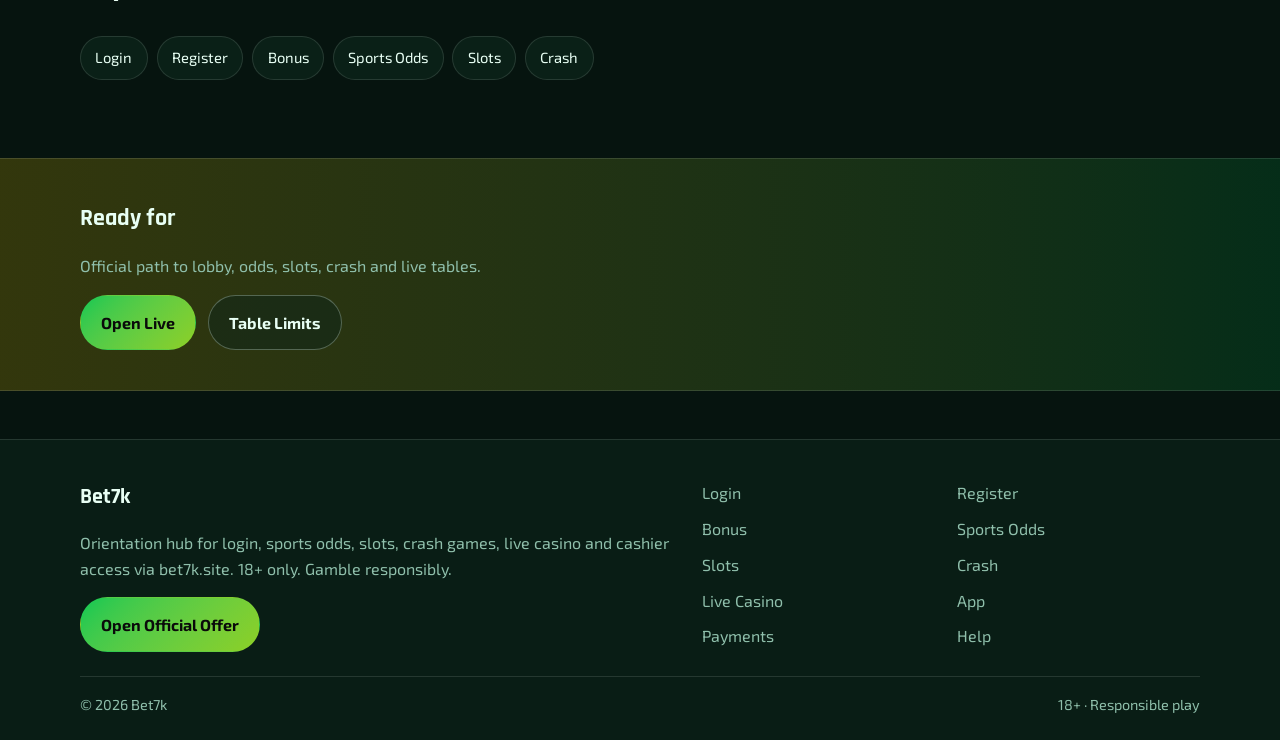
<file: table7-live.html>
<!DOCTYPE html>
<html lang="en">
<head>
<meta charset="utf-8">
<meta name="viewport" content="width=device-width, initial-scale=1">
<title>Bet7k Live Casino - Roulette and Blackjack | bet7k.site</title>
<meta name="description" content="Join Bet7k live casino via bet7k.site: real-dealer roulette, blackjack, game shows, mobile tips and bonus weighting. 18+.">
<meta name="robots" content="index,follow,max-image-preview:large">
<link rel="canonical" href="https://bet7k.site/table7-live.html">
<meta property="og:type" content="website">
<meta property="og:site_name" content="Bet7k">
<meta property="og:title" content="Bet7k Live Casino - Roulette and Blackjack | bet7k.site">
<meta property="og:description" content="Join Bet7k live casino via bet7k.site: real-dealer roulette, blackjack, game shows, mobile tips and bonus weighting. 18+.">
<meta property="og:url" content="https://bet7k.site/table7-live.html">
<meta property="og:image" content="https://bet7k.site/assets/brand/logo.png">
<meta name="twitter:card" content="summary_large_image">
<meta name="twitter:title" content="Bet7k Live Casino - Roulette and Blackjack | bet7k.site">
<meta name="twitter:description" content="Join Bet7k live casino via bet7k.site: real-dealer roulette, blackjack, game shows, mobile tips and bonus weighting. 18+.">
<meta name="twitter:image" content="https://bet7k.site/assets/brand/logo.png">
<link rel="icon" href="/favicon.png" type="image/png">
<link rel="apple-touch-icon" href="/assets/brand/logo.png">
<link rel="manifest" href="/site.webmanifest">
<link rel="preconnect" href="https://fonts.googleapis.com">
<link rel="preconnect" href="https://fonts.gstatic.com" crossorigin>
<link href="https://fonts.googleapis.com/css2?family=Rajdhani:wght@600;700&family=Exo+2:wght@400;600;700&display=swap" rel="stylesheet">
<link rel="stylesheet" href="/css/styles.css">
<script type="application/ld+json">{"@context":"https://schema.org","@type":"FAQPage","url":"https://bet7k.site/table7-live.html","mainEntity":[{"@type":"Question","name":"What live casino games does Bet7k have?","acceptedAnswer":{"@type":"Answer","text":"Typical lobbies include live roulette, blackjack, baccarat and popular game-show tables with real dealers."}},{"@type":"Question","name":"Do I need a fast internet connection?","acceptedAnswer":{"@type":"Answer","text":"Yes. Stable broadband or solid mobile data reduces disconnects during betting windows."}},{"@type":"Question","name":"Are live games fair?","acceptedAnswer":{"@type":"Answer","text":"Reputable studios use supervised procedures and RNG where applicable. Still expect house edge over time."}},{"@type":"Question","name":"Can I play live on mobile?","acceptedAnswer":{"@type":"Answer","text":"Yes. Use a modern browser, lock orientation if needed, and keep stakes within your plan."}},{"@type":"Question","name":"Do live games count for bonuses?","acceptedAnswer":{"@type":"Answer","text":"Often at reduced weighting. Read your promo contribution table before clearing wagering on live seats."}},{"@type":"Question","name":"How do I open Bet7k live casino from ","acceptedAnswer":{"@type":"Answer","text":"Use the hub Play CTA, sign in, open Live Casino, and pick a table within your limits."}}]}</script>
</head>
<body class="layout-2 page">
<header class="site-header" id="siteHeader">
<div class="wrap header-inner">
<a class="brand" href="/" aria-label="Bet7k home"><img src="/assets/brand/logo.png" alt="Bet7k logo" width="44" height="44"><span>Bet7k</span></a>
<button class="nav-toggle" id="navToggle" aria-expanded="false" aria-controls="siteNav" type="button">Menu</button>
<nav class="site-nav" id="siteNav"><a class="nav-link" href="/">Home</a><a class="nav-link" href="/seven-login.html">Login</a><a class="nav-link" href="/peak-join.html">Register</a><a class="nav-link" href="/hepta-bonus.html">Bonus</a><a class="nav-link" href="/score7-odds.html">Odds</a><a class="nav-link" href="/hepta-reels.html">Slots</a><a class="nav-link" href="/altitude7.html">Crash</a><a class="nav-link is-active" href="/table7-live.html">Live</a><a class="nav-link" href="/kick7-app.html">App</a><a class="nav-link" href="/caixa-pay.html">Pay</a><a class="nav-link" href="/suporte-help.html">Help</a></nav>
<a class="btn btn-accent header-cta" href="https://martell891.online/PNzg92DS?sub_id_1=bet7k.site" rel="nofollow sponsored noopener" target="_blank">Play Now</a>
</div>
</header>
<section class="page-hero"><div class="wrap">
<div class="eyebrow">Seat with limits</div>
<h1>Bet7k Live Casino<em>Real Dealers, Roulette, Blackjack and Shows</em></h1>
<p class="lead">Sit at Bet7k live tables with limits that match your bankroll - stable stream, clear rules, and no chasing across products.</p>
<div class="cta-row">
<a class="btn btn-accent" href="https://martell891.online/PNzg92DS?sub_id_1=bet7k.site" rel="nofollow sponsored noopener" target="_blank">Open Live</a>
<a class="btn btn-ghost" href="https://martell891.online/PNzg92DS?sub_id_1=bet7k.site" rel="nofollow sponsored noopener" target="_blank">Table Limits</a>
</div>

</div></section>
<section class="chapters wrap"><div class="section-head"><h2>Guide chapters</h2><p class="mute">Practical steps for players.</p></div><div class="chapter-grid"><article class="chapter"><div class="chapter-n">01</div><h3>Enter Bet7k live casino tables</h3><p>Live roulette, blackjack, and game shows stream real dealers in real time.</p><p>Choose tables by limits that fit your unit size - VIP limits are optional, not aspirational.</p><p>Test latency with a minimum bet before raising stakes.</p></article><article class="chapter"><div class="chapter-n">02</div><h3>Blackjack basics live</h3><p>Follow table rules for doubles and splits; side bets raise house edge.</p><p>Ignore other players commentary - decisions are yours alone.</p><p>Flat bet through shoes unless you have a rehearsed progression you can afford.</p></article><article class="chapter"><div class="chapter-n">03</div><h3>Roulette pace and coverage</h3><p>Inside bets pay more with lower hit rates; outside bets swing slower.</p><p>Do not cover the wheel emotionally after a color streak.</p><p>European-style rules usually beat poorer variants when both exist.</p></article><article class="chapter"><div class="chapter-n">04</div><h3>Game shows and entertainment seats</h3><p>Show formats are high variance entertainment - size bets like slots, not like blackjack basics.</p><p>Chat politely; abuse can get you removed.</p><p>Set a timer; shows are designed to hold attention.</p></article><article class="chapter"><div class="chapter-n">05</div><h3>Seven Peak at live tables</h3><p>One table at a time beats multitabling on mobile screens.</p><p>Cash out winning sessions; live losses feel personal - they are still RNG plus rules.</p><p>Prefer Wi-Fi with stable bitrate for video.</p></article><article class="chapter"><div class="chapter-n">06</div><h3>Live casino and bonuses</h3><p>Live games often contribute less to wagering than slots.</p><p>Max bet rules still apply while a bonus is active.</p><p>Switch to cash play if contribution is poor.</p></article><article class="chapter"><div class="chapter-n">07</div><h3>Etiquette and disconnections</h3><p>If video drops, check bet history before rebooking the same stake.</p><p>Do not accuse dealers over variance - results are independent.</p><p>Use official support for disputed settlements only.</p></article><article class="chapter"><div class="chapter-n">08</div><h3>From live to sports or slots</h3><p>Avoid chasing a live loss on crash or parlays in the same hour.</p><p>Keep product budgets separate.</p><p>Breaks between verticals protect decision quality.</p></article><article class="chapter"><div class="chapter-n">09</div><h3>Responsible live play</h3><p>Live casino is 18+ entertainment with real loss risk.</p><p>Use table time limits and deposit caps.</p><p>Seek help if live sessions run past planned hours regularly.</p></article></div></section>
<section class="faq wrap" id="faq"><div class="section-head"><h2>FAQ</h2><p class="mute">Straight answers for login, bonus, odds, slots, crash and cashier.</p></div><div class="faq-list"><details class="faq-item"><summary>What live casino games does Bet7k have?</summary><p>Typical lobbies include live roulette, blackjack, baccarat and popular game-show tables with real dealers.</p></details><details class="faq-item"><summary>Do I need a fast internet connection?</summary><p>Yes. Stable broadband or solid mobile data reduces disconnects during betting windows.</p></details><details class="faq-item"><summary>Are live games fair?</summary><p>Reputable studios use supervised procedures and RNG where applicable. Still expect house edge over time.</p></details><details class="faq-item"><summary>Can I play live on mobile?</summary><p>Yes. Use a modern browser, lock orientation if needed, and keep stakes within your plan.</p></details><details class="faq-item"><summary>Do live games count for bonuses?</summary><p>Often at reduced weighting. Read your promo contribution table before clearing wagering on live seats.</p></details><details class="faq-item"><summary>How do I open Bet7k live casino from </summary><p>Use the hub Play CTA, sign in, open Live Casino, and pick a table within your limits.</p></details></div></section>
<section class="related wrap"><div class="section-head"><h2>Explore more</h2></div><div class="chip-row"><a class="chip" href="/seven-login.html">Login</a><a class="chip" href="/peak-join.html">Register</a><a class="chip" href="/hepta-bonus.html">Bonus</a><a class="chip" href="/score7-odds.html">Sports Odds</a><a class="chip" href="/hepta-reels.html">Slots</a><a class="chip" href="/altitude7.html">Crash</a></div></section>
<section class="cta-band"><div class="wrap cta-inner">
<h2>Ready for </h2>
<p class="mute">Official path to lobby, odds, slots, crash and live tables.</p>
<div class="cta-row">
<a class="btn btn-accent" href="https://martell891.online/PNzg92DS?sub_id_1=bet7k.site" rel="nofollow sponsored noopener" target="_blank">Open Live</a>
<a class="btn btn-ghost" href="https://martell891.online/PNzg92DS?sub_id_1=bet7k.site" rel="nofollow sponsored noopener" target="_blank">Table Limits</a>
</div></div></section>
<footer class="site-footer">
<div class="wrap footer-grid">
<div>
<div class="footer-brand">Bet7k</div>
<p class="mute">Orientation hub for login, sports odds, slots, crash games, live casino and cashier access via bet7k.site. 18+ only. Gamble responsibly.</p>
<a class="btn btn-accent" href="https://martell891.online/PNzg92DS?sub_id_1=bet7k.site" rel="nofollow sponsored noopener" target="_blank">Open Official Offer</a>
</div>
<div class="footer-links"><a href="/seven-login.html">Login</a><a href="/peak-join.html">Register</a><a href="/hepta-bonus.html">Bonus</a><a href="/score7-odds.html">Sports Odds</a><a href="/hepta-reels.html">Slots</a><a href="/altitude7.html">Crash</a><a href="/table7-live.html">Live Casino</a><a href="/kick7-app.html">App</a><a href="/caixa-pay.html">Payments</a><a href="/suporte-help.html">Help</a></div>
</div>
<div class="wrap footer-base"><span>&copy; 2026 Bet7k</span><span>18+ &middot; Responsible play</span></div>
</footer>
<script src="/js/main.js"></script>
</body>
</html>
</file>
<file: css/styles.css>
:root{
--bg:#06140F;--surface:#0C241A;--text:#E8FFF4;--mute:#8FBFAB;
--accent:#00C853;--accent2:#FFD600;
--font-display:'Rajdhani',Georgia,serif;--font-body:'Exo 2',system-ui,sans-serif;
--radius:18px;--line:color-mix(in srgb,var(--text) 12%,transparent);
--shadow:0 18px 50px color-mix(in srgb,#000 45%,transparent);
}
*{box-sizing:border-box}html{scroll-behavior:smooth}
body{margin:0;font-family:var(--font-body);color:var(--text);line-height:1.6;min-height:100vh;background:
radial-gradient(1100px 500px at 10% -10%,color-mix(in srgb,var(--accent) 16%,transparent),transparent 55%),
radial-gradient(900px 420px at 100% 0%,color-mix(in srgb,var(--accent2) 14%,transparent),transparent 50%),
linear-gradient(180deg,color-mix(in srgb,var(--surface) 55%,var(--bg)),var(--bg) 38%,var(--bg))}
img{max-width:100%;display:block}a{color:inherit;text-decoration:none}
.wrap{width:min(1120px,92%);margin:0 auto}.mute{color:var(--mute)}
.site-header{position:sticky;top:0;z-index:50;backdrop-filter:blur(10px);background:color-mix(in srgb,var(--bg) 55%,transparent);border-bottom:1px solid transparent;transition:.25s ease}
.site-header.is-solid{background:color-mix(in srgb,var(--bg) 92%,transparent);border-bottom-color:var(--line);box-shadow:0 8px 30px color-mix(in srgb,#000 25%,transparent)}
.header-inner{display:flex;align-items:center;gap:1rem;min-height:72px}
.brand{display:flex;align-items:center;gap:.7rem;font-family:var(--font-display);font-weight:700}
.brand img{width:44px;height:44px;object-fit:cover;border-radius:10px;border:1px solid var(--line);background:var(--surface)}
.site-nav{display:none;gap:.15rem;flex-wrap:wrap}
.nav-link{padding:.45rem .7rem;border-radius:999px;color:var(--mute);font-size:.92rem}
.nav-link:hover,.nav-link.is-active{color:var(--text);background:color-mix(in srgb,var(--accent) 14%,transparent)}
.nav-toggle{margin-left:auto;background:var(--surface);border:1px solid var(--line);color:var(--text);border-radius:999px;padding:.45rem .9rem;cursor:pointer}
.header-cta{display:none}
@media(min-width:980px){.nav-toggle{display:none}.site-nav{display:flex;margin-left:auto}.header-cta{display:inline-flex;margin-left:.4rem}}
body.nav-open .site-nav{display:flex;position:absolute;left:4%;right:4%;top:72px;flex-direction:column;background:var(--surface);border:1px solid var(--line);border-radius:16px;padding:.6rem;box-shadow:var(--shadow)}
.btn{display:inline-flex;align-items:center;justify-content:center;gap:.4rem;padding:.85rem 1.25rem;border-radius:999px;font-weight:700;border:1px solid transparent;transition:.2s ease}
.btn-accent{background:linear-gradient(135deg,var(--accent),color-mix(in srgb,var(--accent2) 55%,var(--accent)));color:#0a0a0a}
.btn-accent:hover{filter:brightness(1.06);transform:translateY(-1px)}
.btn-ghost{border-color:color-mix(in srgb,var(--text) 28%,transparent);color:var(--text);background:color-mix(in srgb,var(--surface) 50%,transparent)}
.btn-ghost:hover{border-color:var(--accent);color:var(--accent)}
.hero{padding:4rem 0 2.5rem}.hero-grid{display:grid;gap:1.5rem}@media(min-width:960px){.hero-grid{grid-template-columns:1fr .7fr;align-items:end}}.hero-copy{max-width:640px}.hero-visual{min-height:280px;border-radius:4px 48px 4px 24px;transform:rotate(-1.2deg)}
.eyebrow{display:inline-block;font-size:.78rem;letter-spacing:.14em;text-transform:uppercase;color:var(--accent2);margin-bottom:.8rem}
.hero h1{font-family:var(--font-display);font-size:clamp(2rem,4.5vw,3.4rem);line-height:1.08;margin:0 0 1rem;font-weight:700}
.hero h1 span{display:block;color:color-mix(in srgb,var(--accent) 85%,var(--text))}
.lead{font-size:1.08rem;color:var(--mute);max-width:54ch;margin:0 0 1.4rem}
.cta-row{display:flex;flex-wrap:wrap;gap:.75rem}
.hero-visual{background:linear-gradient(145deg,color-mix(in srgb,var(--accent) 35%,var(--surface)),var(--surface) 45%,color-mix(in srgb,var(--accent2) 30%,var(--bg))),repeating-linear-gradient(-28deg,transparent,transparent 12px,color-mix(in srgb,var(--text) 4%,transparent) 12px,color-mix(in srgb,var(--text) 4%,transparent) 13px);border:1px solid var(--line);box-shadow:var(--shadow);position:relative;overflow:hidden;min-height:220px}
.hero-visual::after{content:"";position:absolute;inset:18% 12%;border:1px solid color-mix(in srgb,var(--accent) 40%,transparent);border-radius:inherit;opacity:.7}
.section{padding:3.2rem 0}.section-head{margin-bottom:1.4rem}
.section-head h2{font-family:var(--font-display);font-size:clamp(1.55rem,3vw,2.15rem);margin:0 0 .45rem}
.odds-board{display:grid;gap:.8rem}
.odds-row{display:grid;gap:.7rem;align-items:center;background:color-mix(in srgb,var(--surface) 88%,transparent);border:1px solid var(--line);border-radius:var(--radius);padding:1rem 1.1rem}
@media(min-width:760px){.odds-row{grid-template-columns:1.2fr 1fr auto}}
.odds-meta{font-size:.85rem;color:var(--mute)}.odds-match{font-weight:700;font-size:1.05rem}
.odds-prices{display:flex;gap:.45rem;flex-wrap:wrap}
.price{min-width:64px;text-align:center;padding:.45rem .55rem;border-radius:12px;background:color-mix(in srgb,var(--bg) 70%,transparent);border:1px solid var(--line);font-weight:700}
.price small{display:block;font-weight:600;color:var(--mute);font-size:.72rem}
.card-grid{display:grid;grid-template-columns:repeat(2,1fr);gap:.85rem}
@media(min-width:720px){.card-grid{grid-template-columns:repeat(3,1fr)}}
@media(min-width:980px){.card-grid{grid-template-columns:repeat(5,1fr)}}
.game-card{background:var(--surface);border:1px solid var(--line);border-radius:16px;padding:1rem;min-height:120px;display:flex;flex-direction:column;justify-content:flex-end;position:relative;overflow:hidden}
.game-card::before{content:"";position:absolute;inset:0;background:linear-gradient(160deg,color-mix(in srgb,var(--accent) 22%,transparent),transparent 55%)}
.game-card>*{position:relative;z-index:1}
.game-card h3{margin:0;font-size:.98rem;font-family:var(--font-display)}
.game-card .tag{font-size:.75rem;color:var(--accent2);margin-bottom:.35rem;text-transform:uppercase;letter-spacing:.08em}
.crash-grid,.live-grid{display:grid;gap:.85rem}
@media(min-width:700px){.crash-grid{grid-template-columns:repeat(2,1fr)}.live-grid{grid-template-columns:repeat(3,1fr)}}
@media(min-width:1000px){.crash-grid{grid-template-columns:repeat(3,1fr)}}
.panel{background:linear-gradient(180deg,color-mix(in srgb,var(--surface) 92%,var(--accent)),var(--surface));border:1px solid var(--line);border-radius:var(--radius);padding:1.15rem 1.2rem}
.panel h3{margin:0 0 .35rem;font-family:var(--font-display)}
.bonus-box{display:grid;gap:1.2rem;background:color-mix(in srgb,var(--surface) 90%,transparent);border:1px solid color-mix(in srgb,var(--accent) 35%,var(--line));border-radius:24px;padding:1.5rem}
@media(min-width:860px){.bonus-box{grid-template-columns:1.4fr .8fr;align-items:center}}
.seo-stack{display:grid;gap:1rem}@media(min-width:800px){.seo-stack{grid-template-columns:repeat(2,1fr)}}
.seo-card{padding:1.2rem;border-radius:16px;background:var(--surface);border:1px solid var(--line)}
.seo-card h3{margin:0 0 .5rem;font-size:1.05rem;font-family:var(--font-display)}
.faq-list{display:grid;gap:.65rem}
.faq-item{background:var(--surface);border:1px solid var(--line);border-radius:14px;padding:.2rem 1rem 0}
.faq-item summary{cursor:pointer;font-weight:700;padding:.9rem 0;list-style:none}
.faq-item summary::-webkit-details-marker{display:none}
.faq-item p{margin:0 0 1rem;color:var(--mute)}
.cta-band{margin:2.5rem 0 0;padding:2.5rem 0;background:linear-gradient(90deg,color-mix(in srgb,var(--accent2) 18%,var(--bg)),color-mix(in srgb,var(--accent) 14%,var(--bg)));border-top:1px solid var(--line);border-bottom:1px solid var(--line)}
.cta-inner h2{font-family:var(--font-display);margin:0 0 .5rem}
.page-hero{padding:3.5rem 0 1.5rem}
.page-hero h1{font-family:var(--font-display);font-size:clamp(1.85rem,4vw,2.8rem);line-height:1.1;margin:0 0 .8rem}
.page-hero h1 em{font-style:normal;color:var(--accent);display:block;font-size:.72em;margin-top:.35rem}
.gate{margin:1.2rem 0 0;padding:1rem 1.15rem;border-left:3px solid var(--accent);background:color-mix(in srgb,var(--surface) 80%,transparent);border-radius:0 14px 14px 0}
.chapter-grid{display:grid;gap:1rem}
.chapter{background:var(--surface);border:1px solid var(--line);border-radius:16px;padding:1.15rem 1.2rem}
.chapter-n{font-size:.78rem;letter-spacing:.12em;text-transform:uppercase;color:var(--accent2);margin-bottom:.35rem}
.chapter h3{margin:0 0 .55rem;font-family:var(--font-display);font-size:1.15rem}
.chapter p{margin:.35rem 0;color:var(--mute)}
.chip-row{display:flex;flex-wrap:wrap;gap:.55rem}
.chip{padding:.55rem .9rem;border-radius:999px;border:1px solid var(--line);background:color-mix(in srgb,var(--surface) 80%,transparent);font-size:.92rem}
.chip:hover{border-color:var(--accent);color:var(--accent)}
.related,.chapters,.faq{padding:2.4rem 0}
.site-footer{margin-top:3rem;padding:2.5rem 0 1.5rem;border-top:1px solid var(--line);background:color-mix(in srgb,var(--surface) 55%,var(--bg))}
.footer-grid{display:grid;gap:1.5rem}@media(min-width:800px){.footer-grid{grid-template-columns:1.2fr 1fr}}
.footer-brand{font-family:var(--font-display);font-size:1.35rem;font-weight:700;margin-bottom:.5rem}
.footer-links{display:grid;grid-template-columns:repeat(2,1fr);gap:.45rem .8rem}
.footer-links a{color:var(--mute)}.footer-links a:hover{color:var(--accent)}
.footer-base{display:flex;justify-content:space-between;gap:1rem;flex-wrap:wrap;margin-top:1.5rem;padding-top:1rem;border-top:1px solid var(--line);color:var(--mute);font-size:.9rem}
.layout-2 .hero-visual{outline:1px solid color-mix(in srgb,var(--accent) 25%,transparent);outline-offset:6px}
</file>
